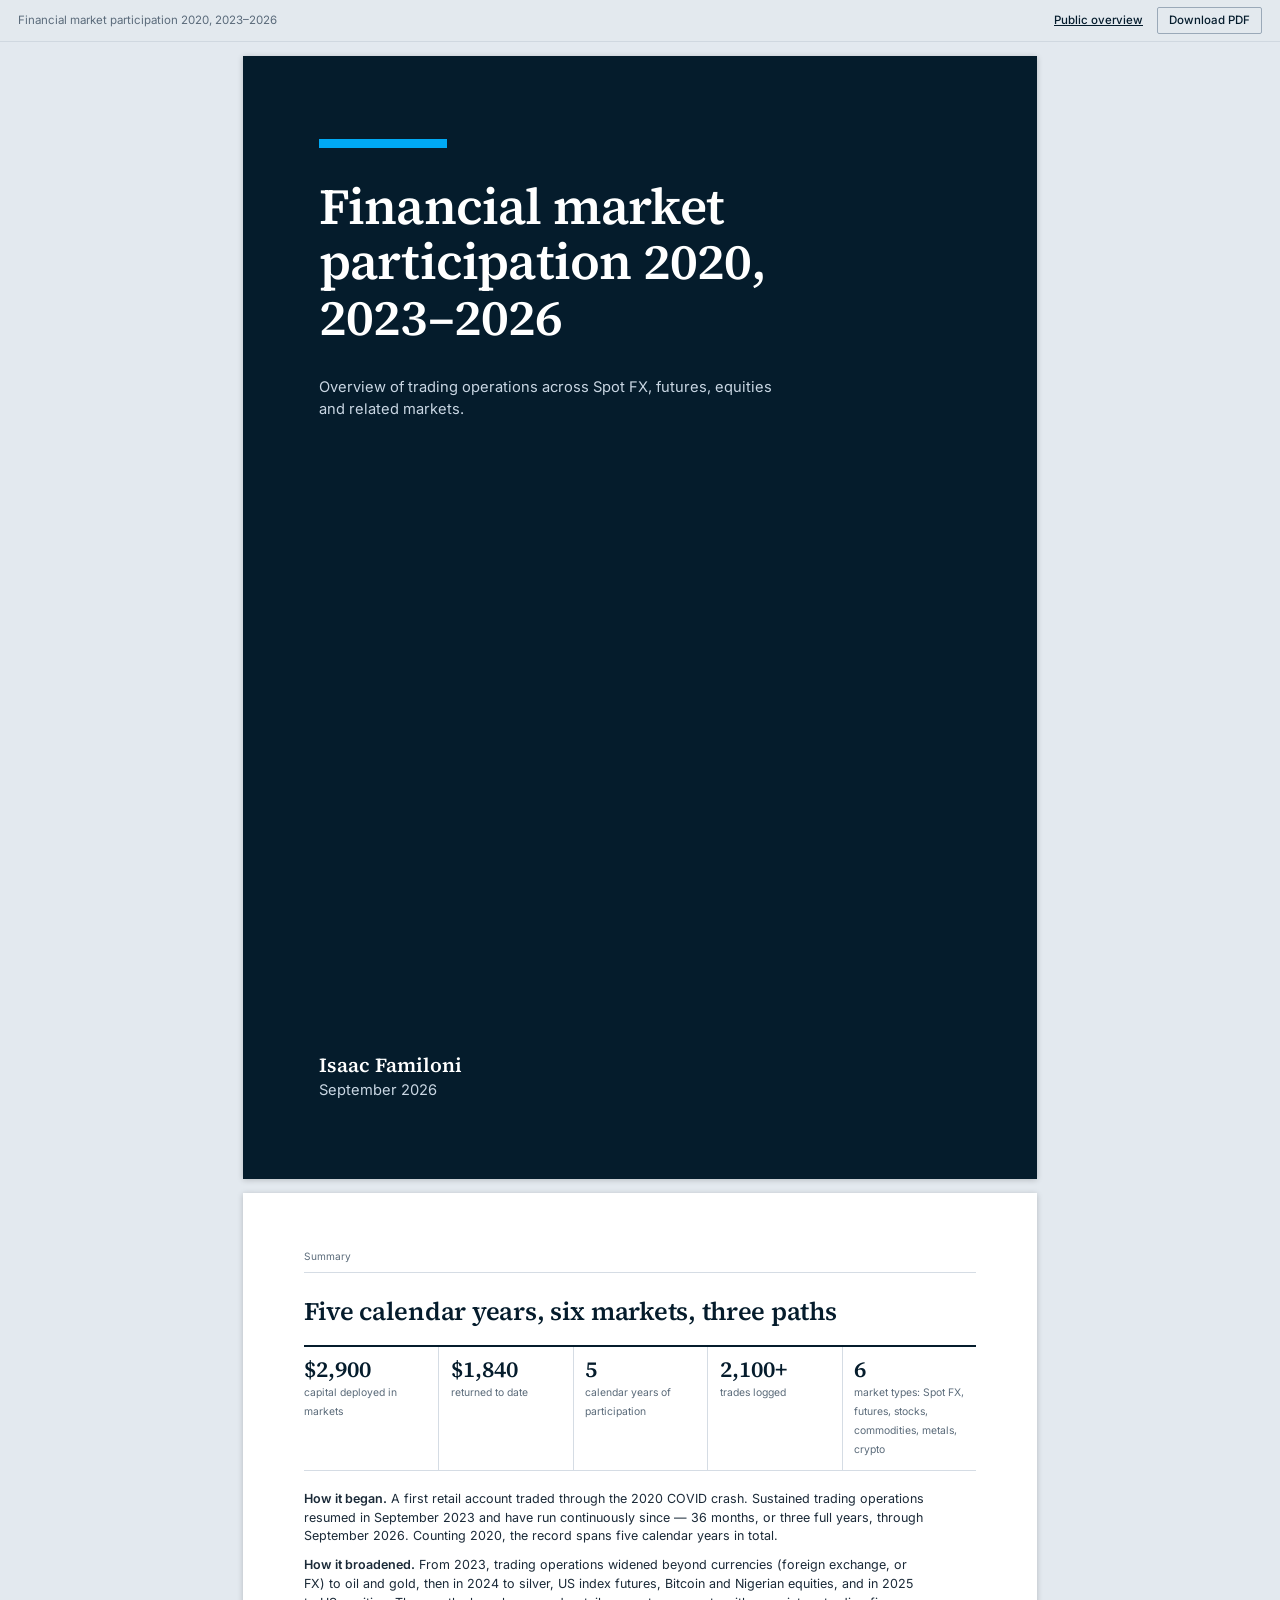
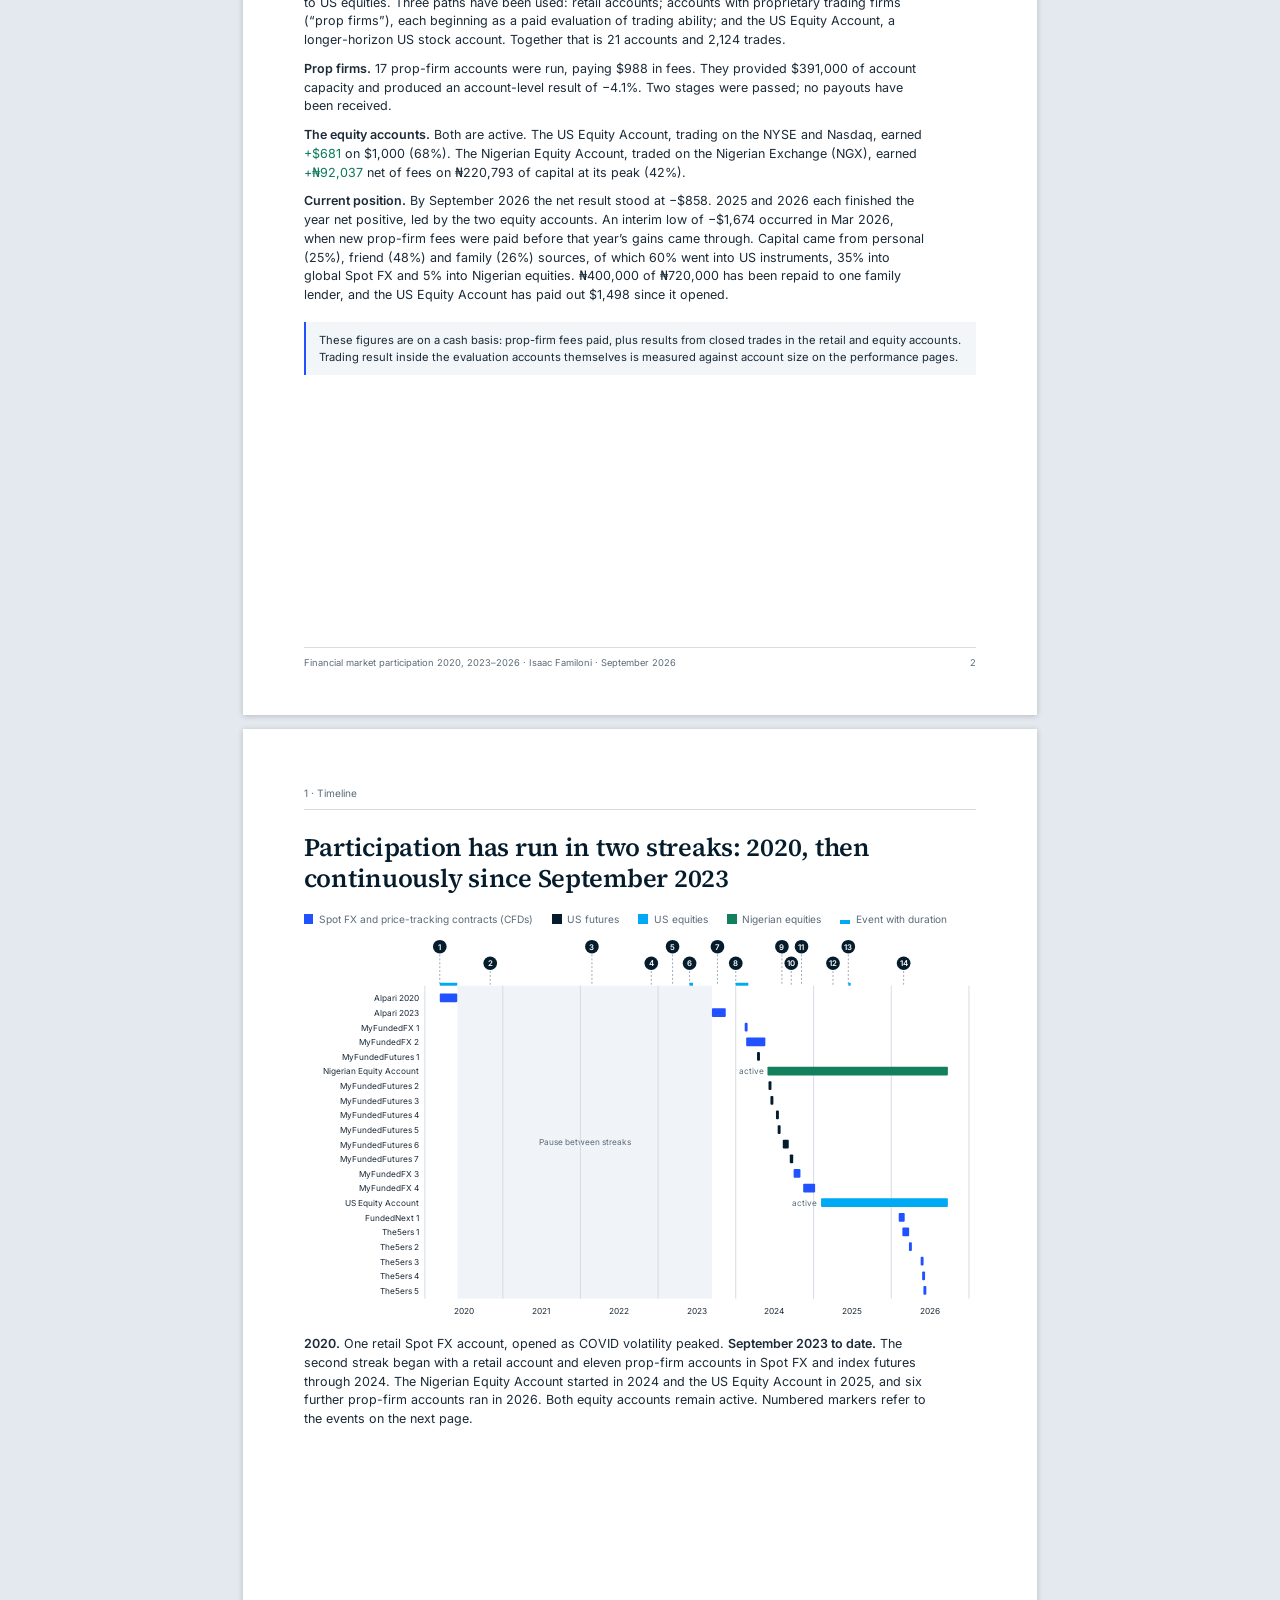
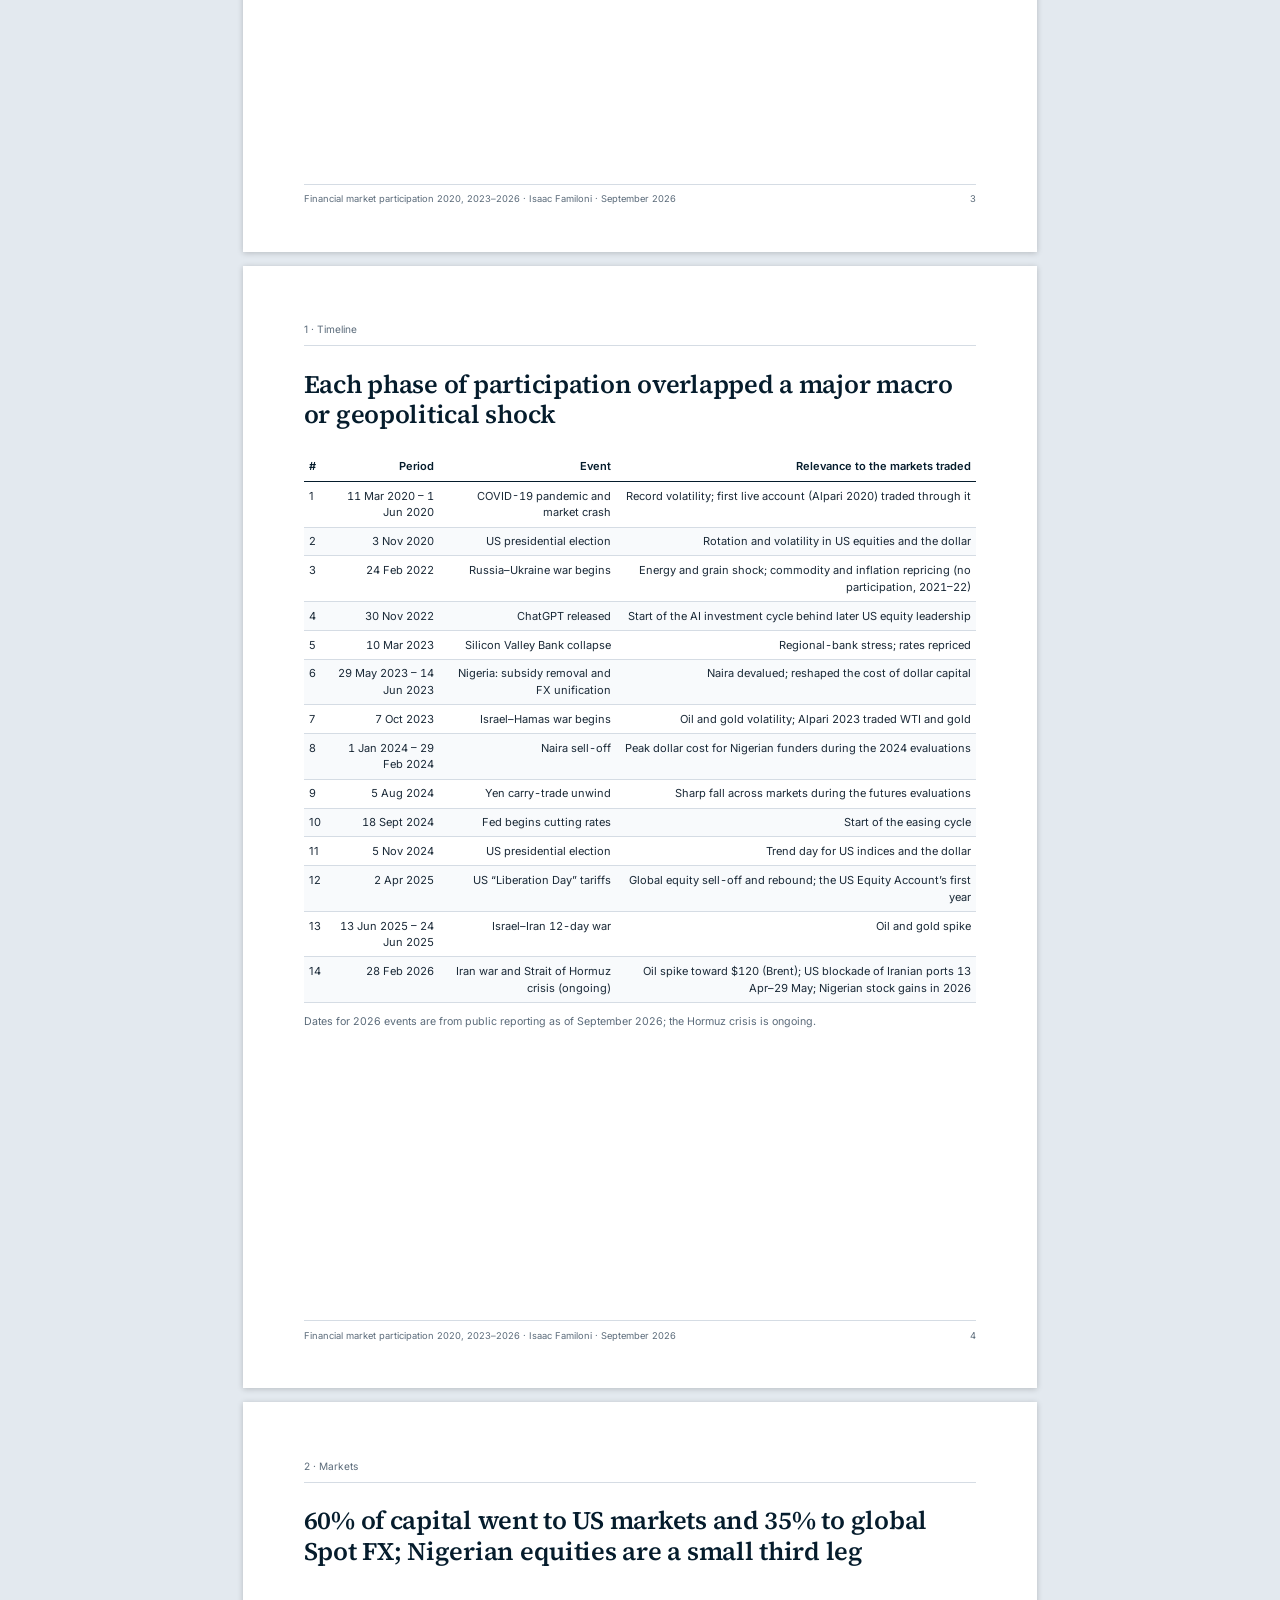
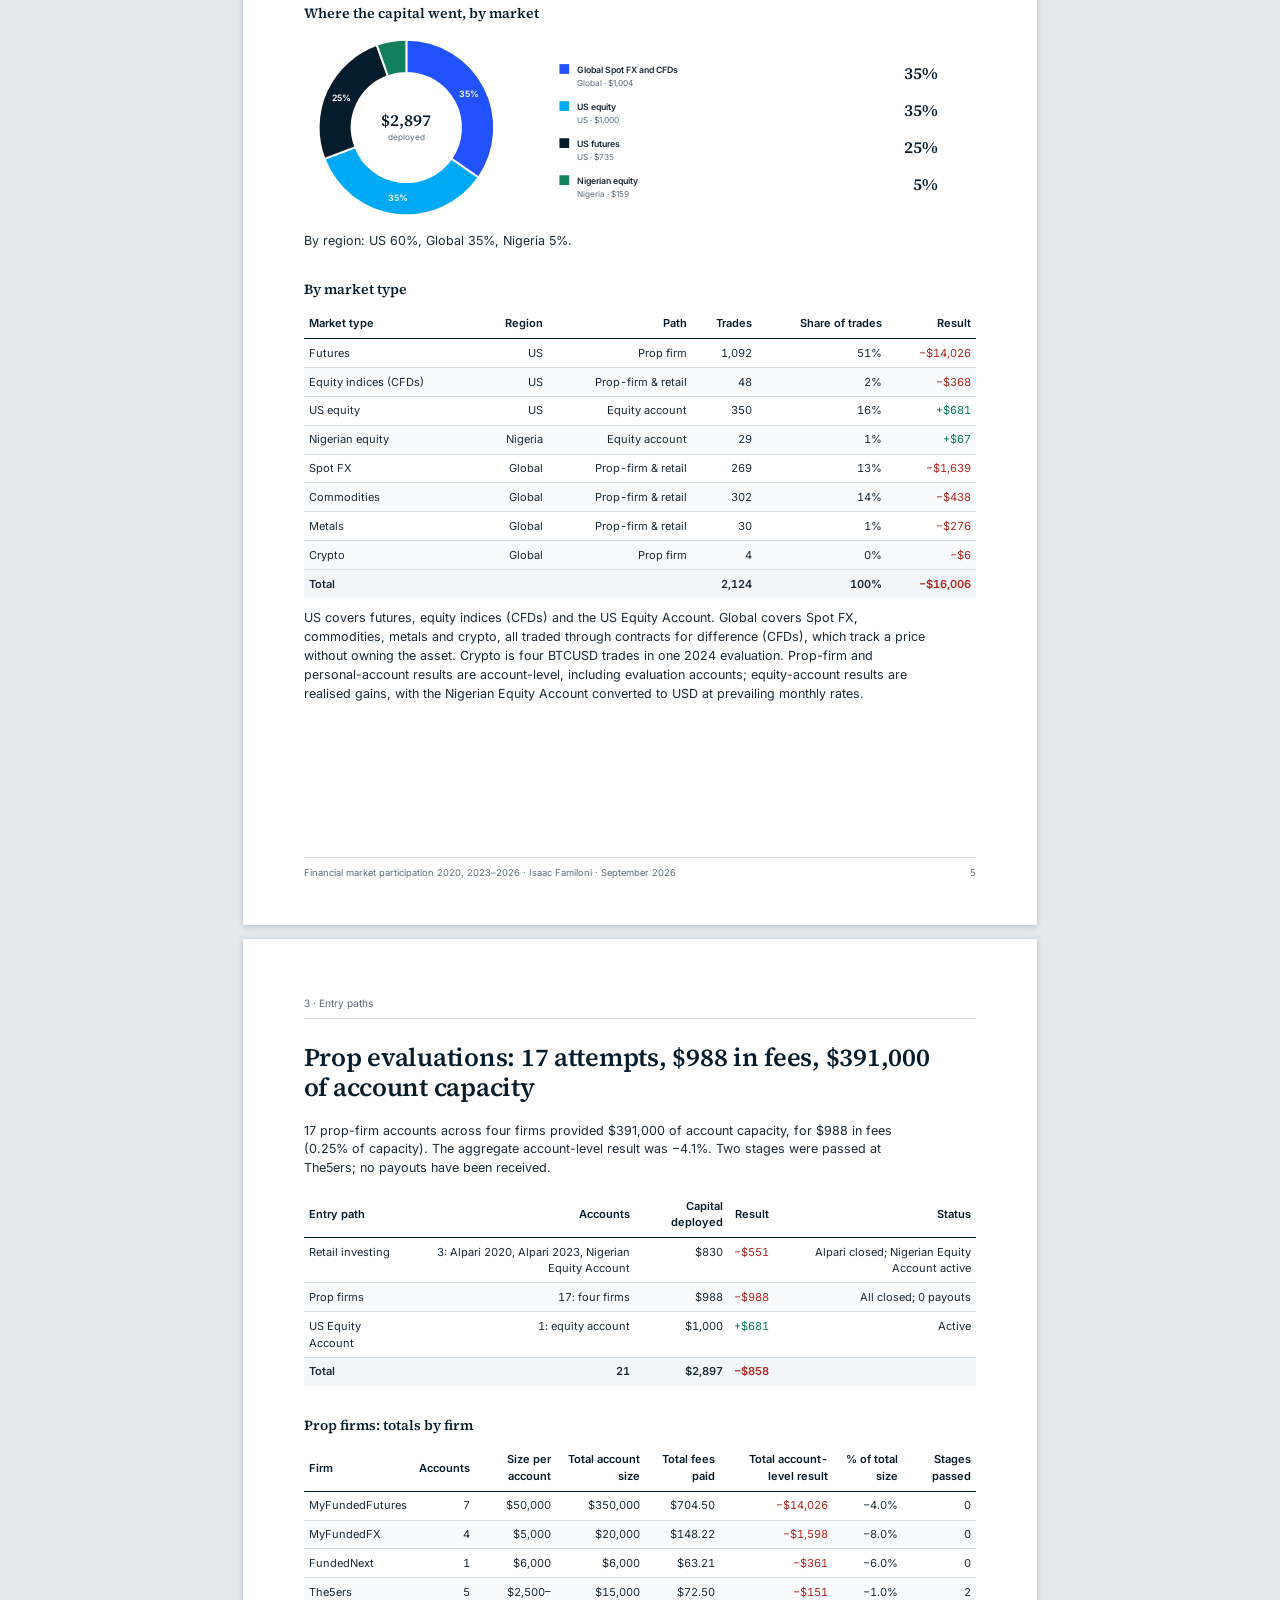
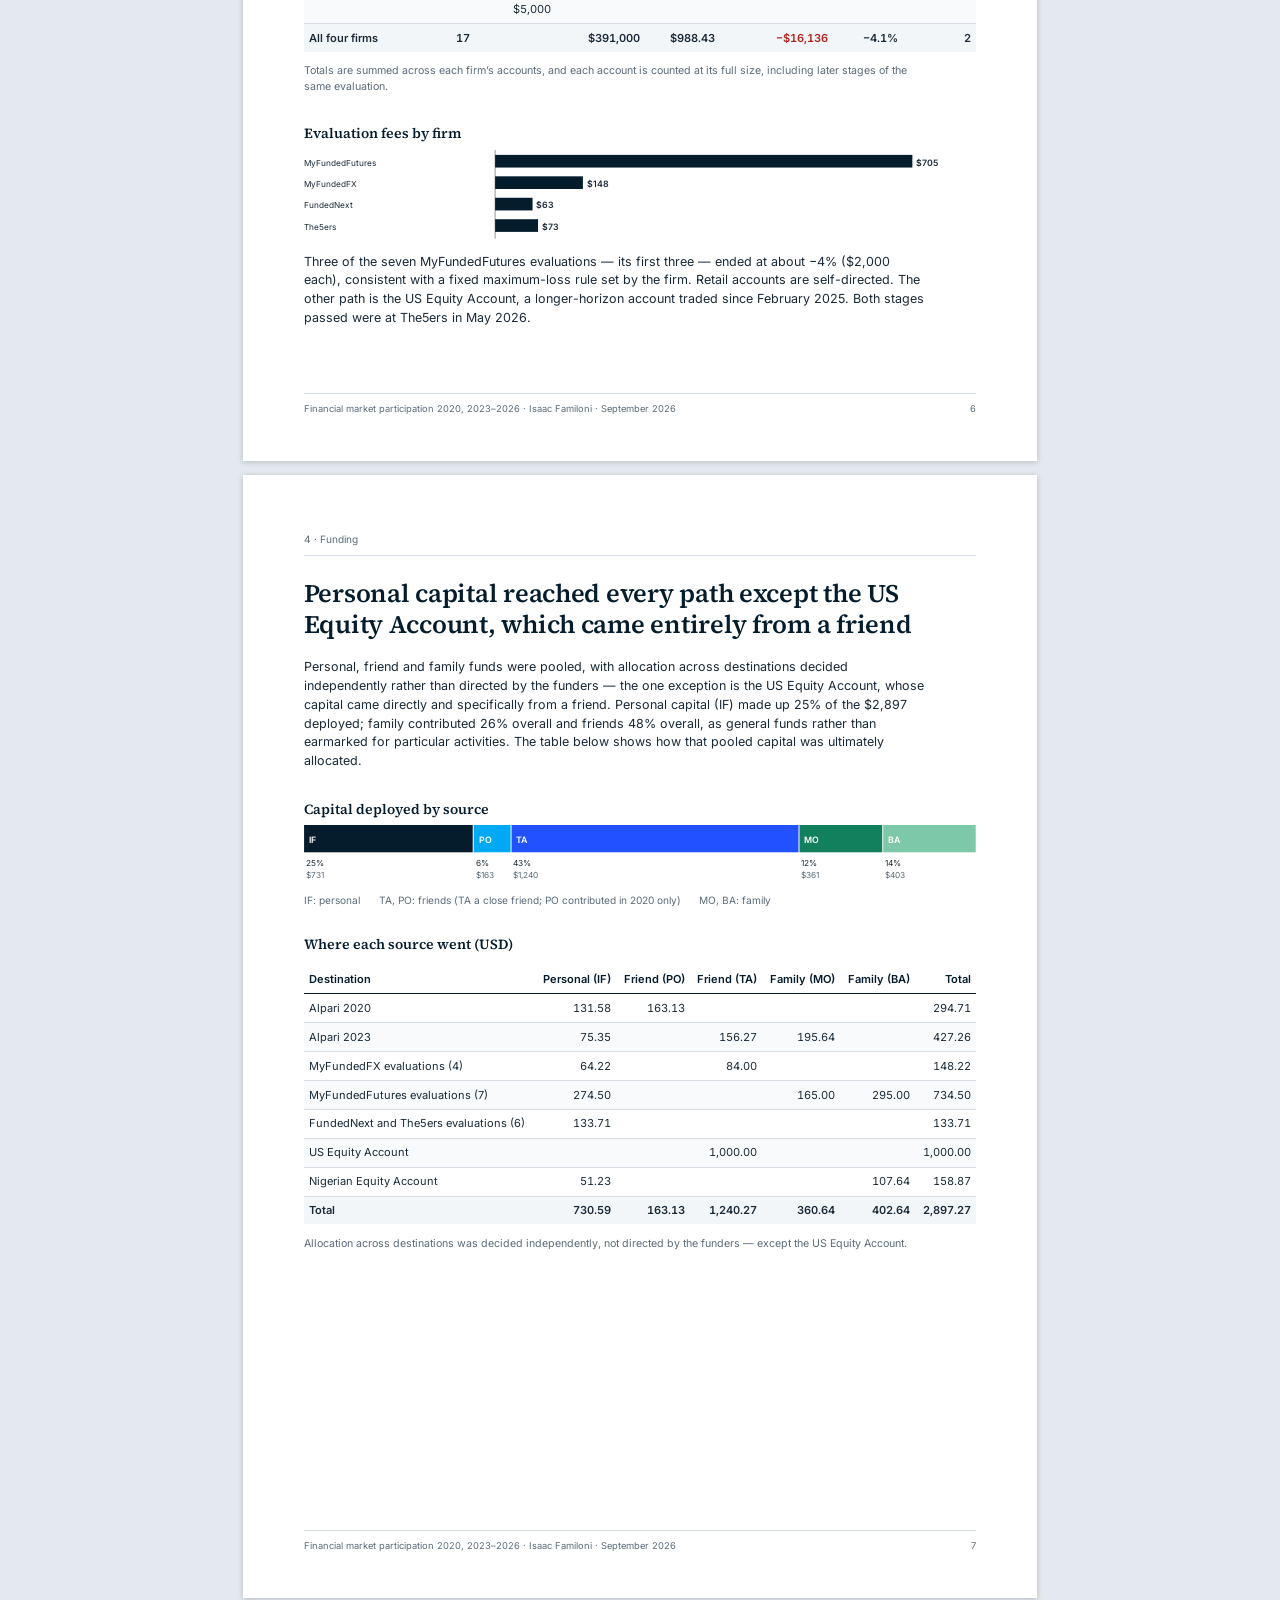
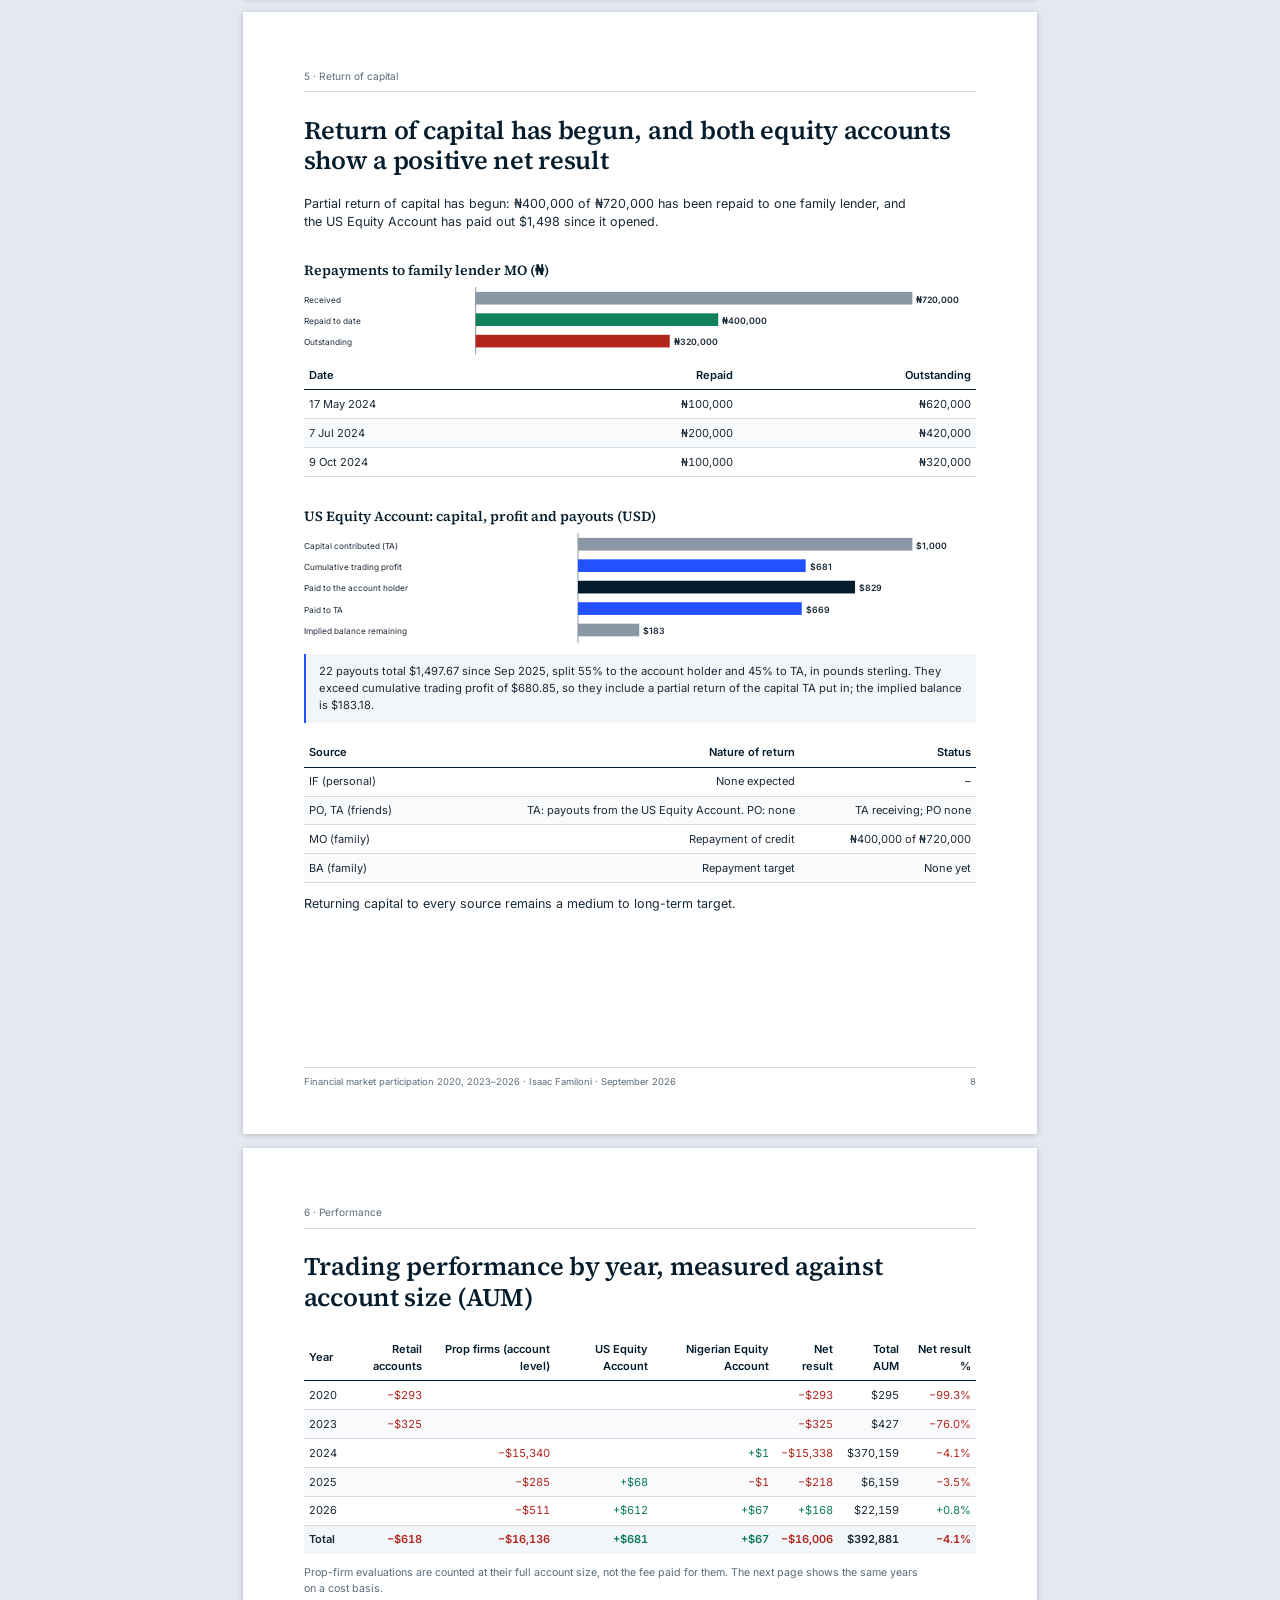
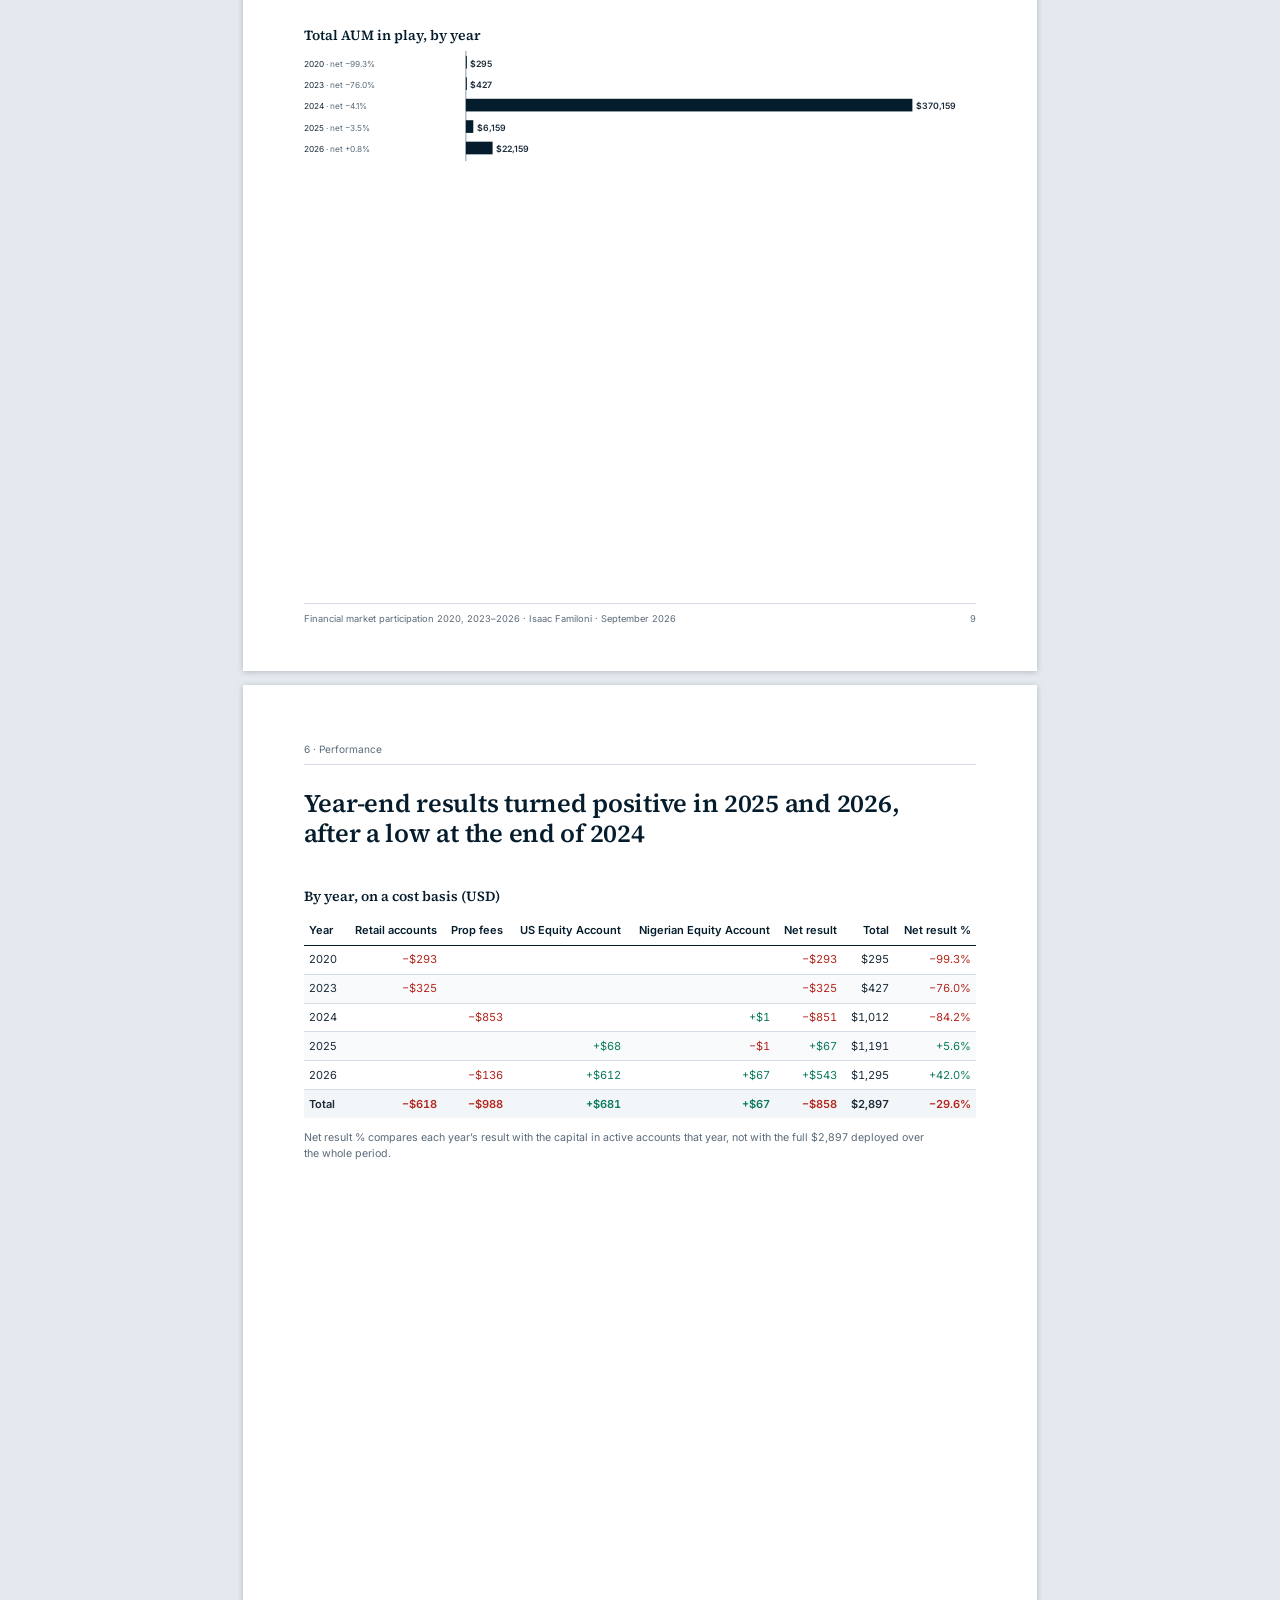
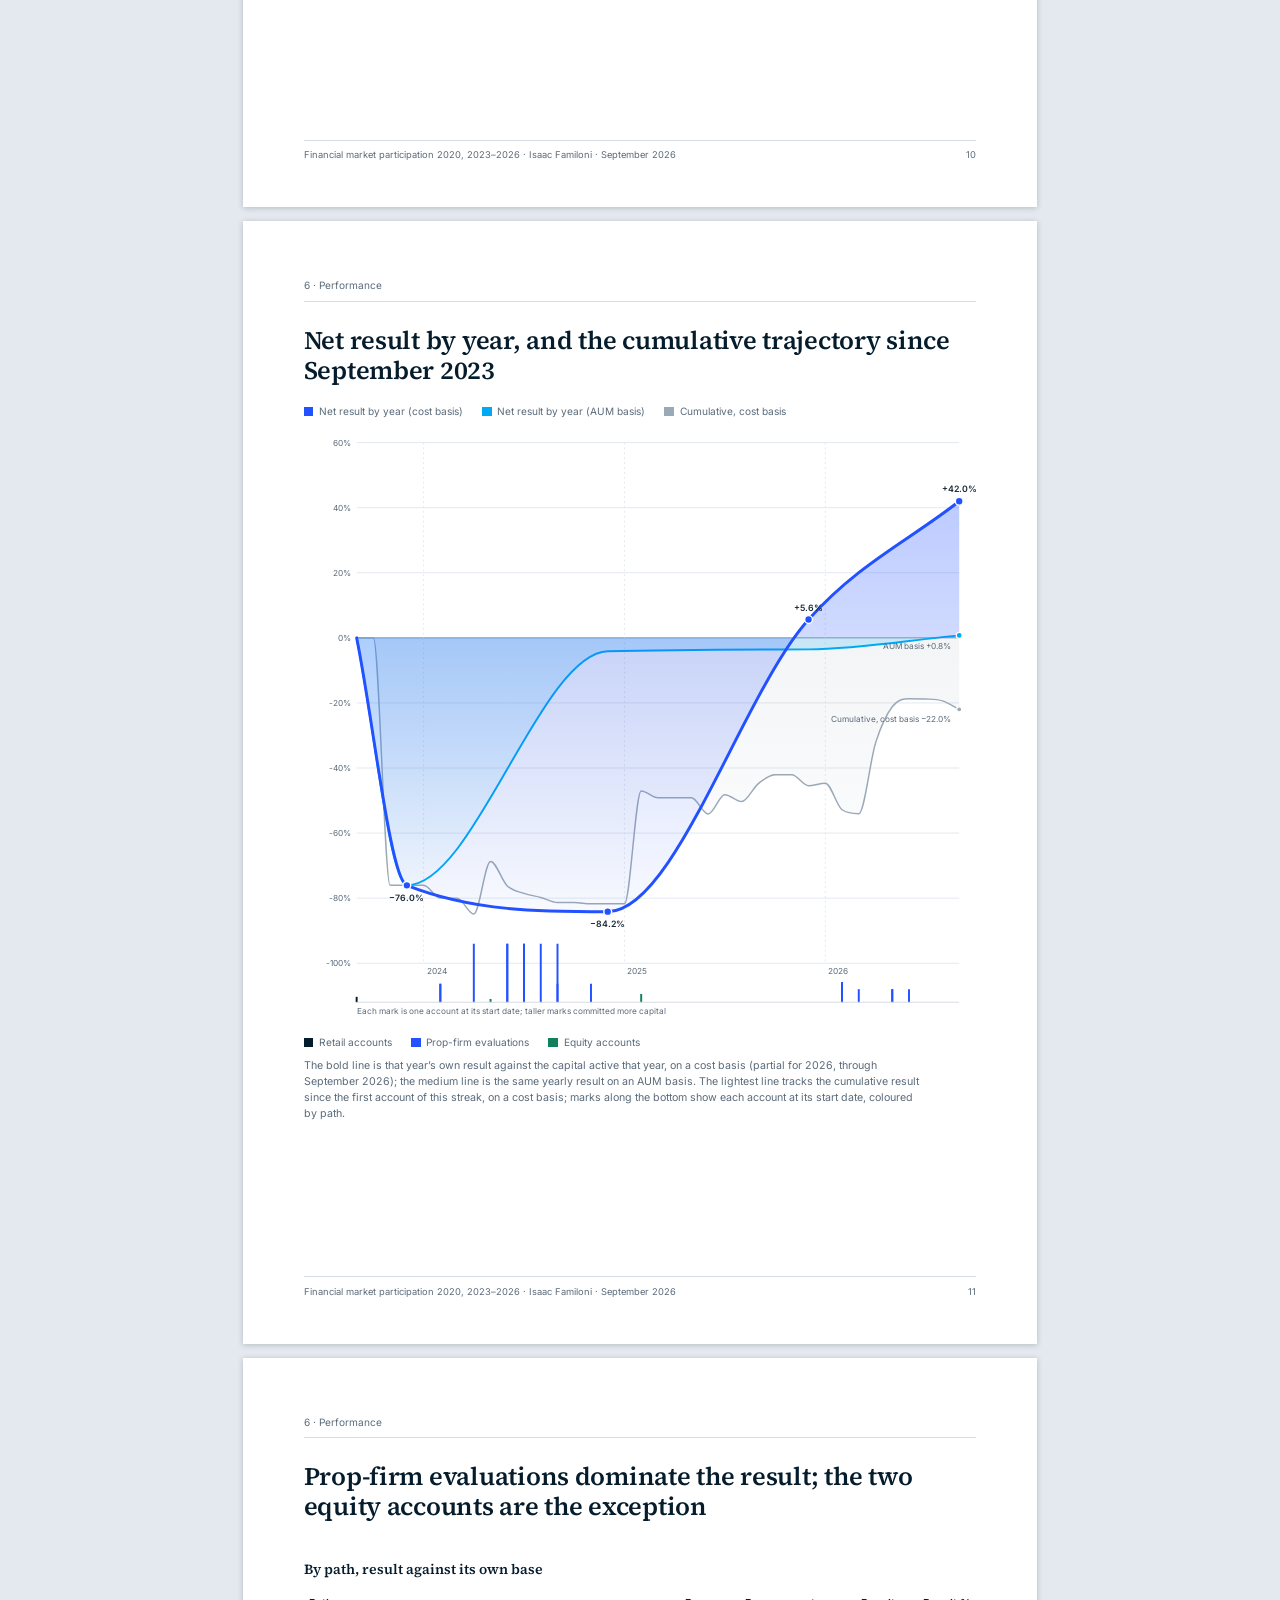
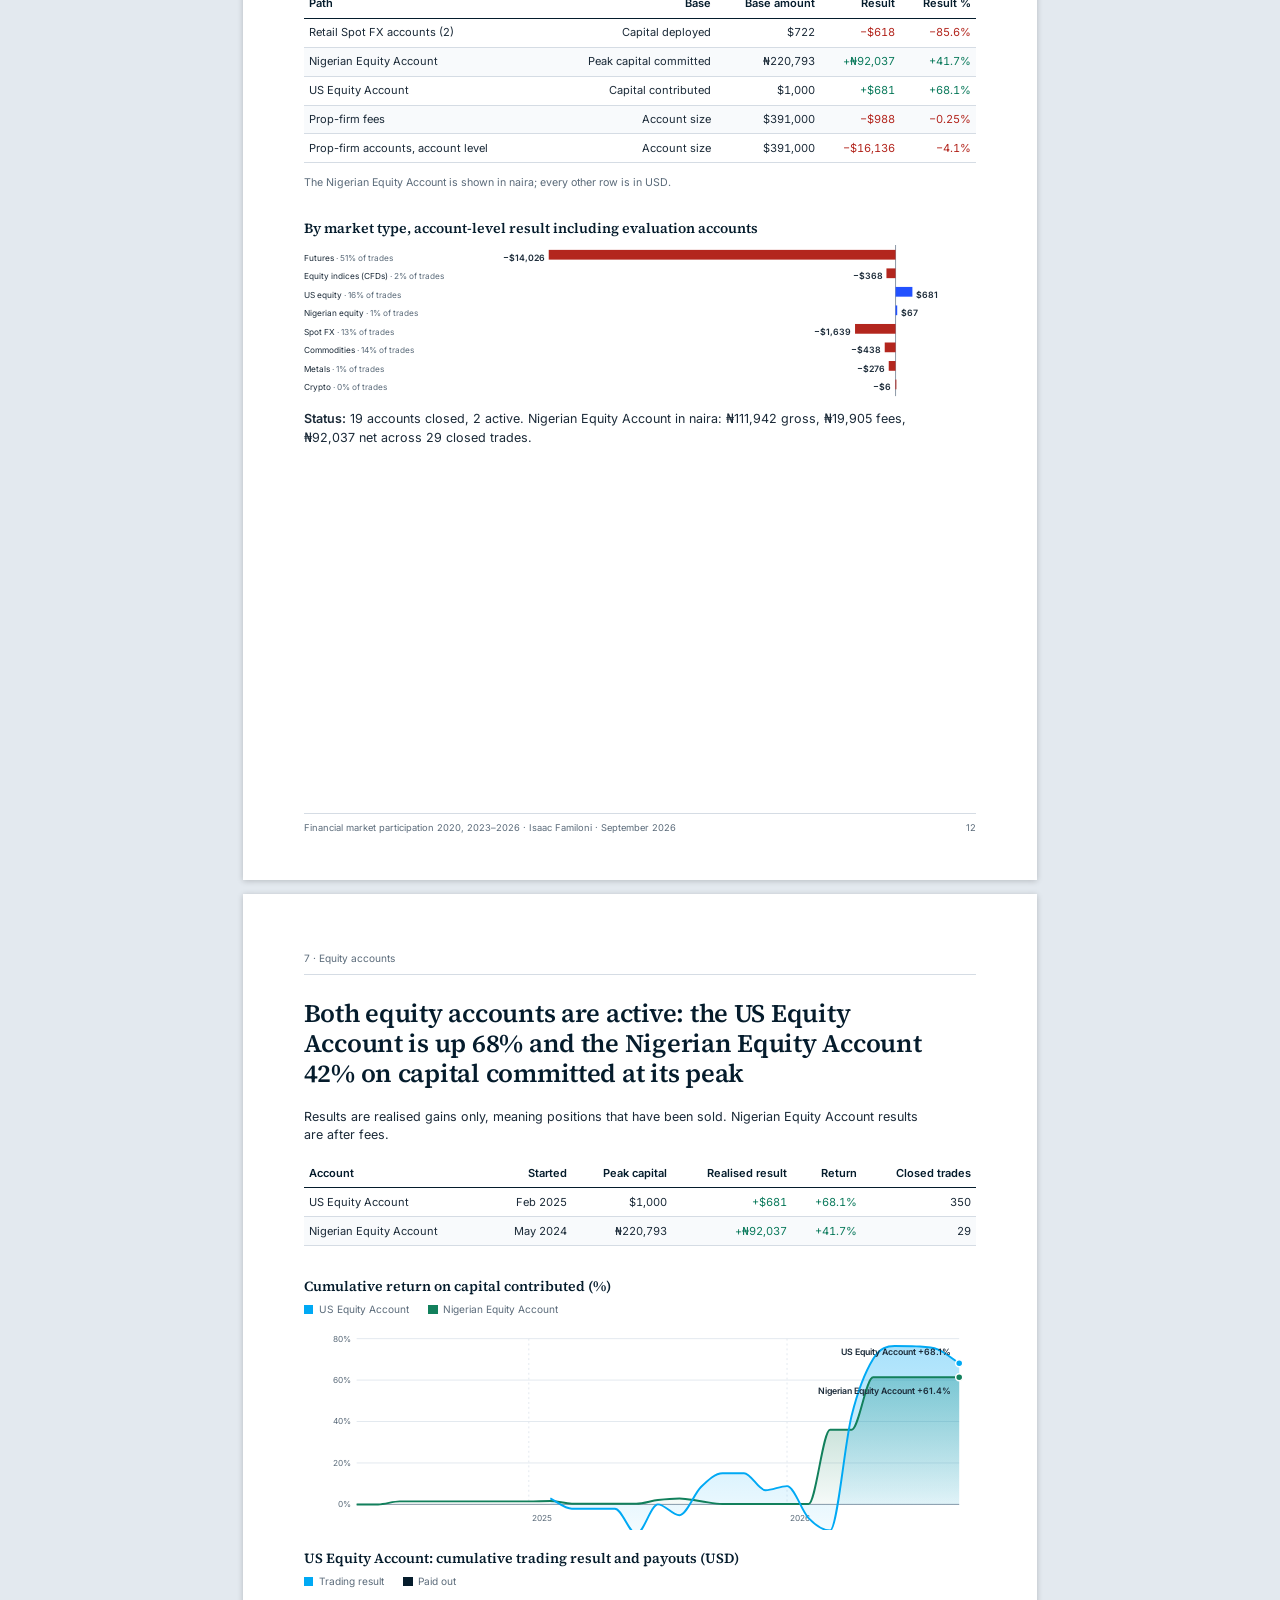
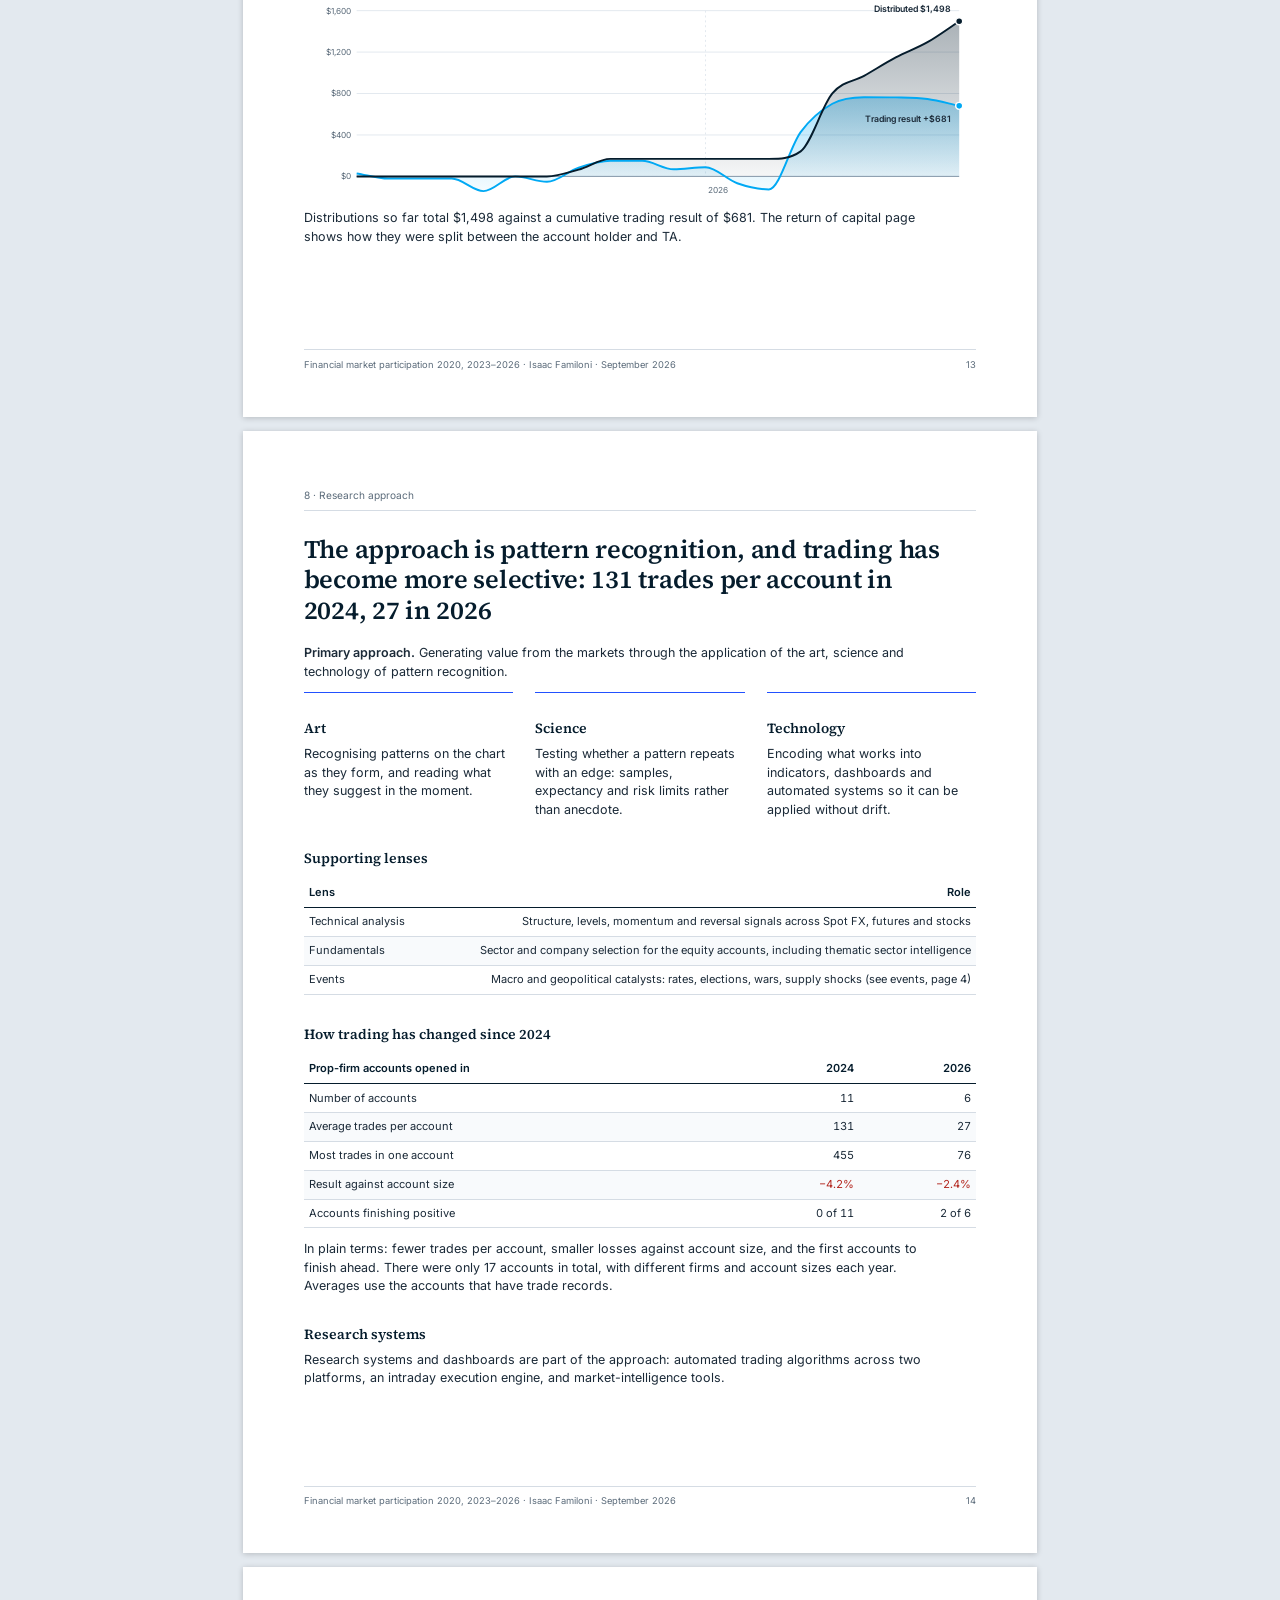
<file: index.html>
<!doctype html><html lang="en"><head><meta charset="utf-8"><meta name="viewport" content="width=device-width,initial-scale=1"><title>Financial market participation 2020, 2023–2026 · Isaac Familoni</title><link rel="stylesheet" href="assets/report.css"><script>
/* To change the name or date shown throughout the report, edit the two values below. */
var REPORT={name:"Isaac Familoni",date:"September 2026"};
</script></head><body><div class="bar"><span>Financial market participation 2020, 2023–2026</span><span style="display:flex;gap:14px;align-items:center"><a href="overview.html" style="border:none;padding:0;text-decoration:underline">Public overview</a><a href="IF-Financial-Market-Participation-2020-2026.pdf" download="IF-Financial-Market-Participation-2020-2026.pdf">Download PDF</a></span></div><section class="page cover"><div><div class="rule"></div><h1>Financial market participation 2020, 2023–2026</h1><p>Overview of trading operations across Spot FX, futures, equities and related markets.</p></div><div><div class="who" data-name>Isaac Familoni</div><p>September 2026</p></div></section>
<section class="page"><div class="hd"><span>Summary</span></div><h2>Five calendar years, six markets, three paths</h2><div class="kpis n5"><div><b>$2,900</b><span>capital deployed in markets</span></div><div><b>$1,840</b><span>returned to date</span></div><div><b>5</b><span>calendar years of participation</span></div><div><b>2,100+</b><span>trades logged</span></div><div><b>6</b><span>market types: Spot FX, futures, stocks, commodities, metals, crypto</span></div></div>
<p><b>How it began.</b> A first retail account traded through the 2020 COVID crash. Sustained trading operations resumed in September 2023 and have run continuously since — 36 months, or three full years, through September 2026. Counting 2020, the record spans five calendar years in total.</p>
<p><b>How it broadened.</b> From 2023, trading operations widened beyond currencies (foreign exchange, or FX) to oil and gold, then in 2024 to silver, US index futures, Bitcoin and Nigerian equities, and in 2025 to US equities. Three paths have been used: retail accounts; accounts with proprietary trading firms (“prop firms”), each beginning as a paid evaluation of trading ability; and the US Equity Account, a longer-horizon US stock account. Together that is 21 accounts and 2,124 trades.</p>
<p><b>Prop firms.</b> 17 prop-firm accounts were run, paying $988 in fees. They provided $391,000 of account capacity and produced an account-level result of −4.1%. Two stages were passed; no payouts have been received.</p>
<p><b>The equity accounts.</b> Both are active. The US Equity Account, trading on the NYSE and Nasdaq, earned <span class="pos">+$681</span> on $1,000 (68%). The Nigerian Equity Account, traded on the Nigerian Exchange (NGX), earned <span class="pos">+₦92,037</span> net of fees on ₦220,793 of capital at its peak (42%).</p>
<p><b>Current position.</b> By September 2026 the net result stood at −$858. 2025 and 2026 each finished the year net positive, led by the two equity accounts. An interim low of −$1,674 occurred in Mar 2026, when new prop-firm fees were paid before that year’s gains came through. Capital came from personal (25%), friend (48%) and family (26%) sources, of which 60% went into US instruments, 35% into global Spot FX and 5% into Nigerian equities. ₦400,000 of ₦720,000 has been repaid to one family lender, and the US Equity Account has paid out $1,498 since it opened.</p>
<div class="note">These figures are on a cash basis: prop-firm fees paid, plus results from closed trades in the retail and equity accounts. Trading result inside the evaluation accounts themselves is measured against account size on the performance pages.</div><div class="ft"><span>Financial market participation 2020, 2023–2026 · <span data-name>Foabao</span> · <span data-date>September 2026</span></span><span>2</span></div></section>
<section class="page"><div class="hd"><span>1 · Timeline</span></div><h2>Participation has run in two streaks: 2020, then continuously since September 2023</h2><div class="lg"><span><i style="background:#2251FF"></i>Spot FX and price-tracking contracts (CFDs)</span><span><i style="background:#051C2C"></i>US futures</span><span><i style="background:#00A9F4"></i>US equities</span><span><i style="background:#12805C"></i>Nigerian equities</span><span><i style="background:#00A9F4;height:1mm"></i>Event with duration</span></div><svg viewBox="0 0 690 395" role="img"><rect x="157.38834571763786" y="52" width="260.9964802502933" height="321" fill="#F0F3F7"/><text x="287.88658584278454" y="215.5" text-anchor="middle" class="l m">Pause between streaks</text><line x1="124" x2="124" y1="52" y2="373" stroke="#D5DCE4"/><text x="163.71685569026204" y="389" text-anchor="middle" class="l">2020</text><line x1="203.8701603441533" x2="203.8701603441533" y1="52" y2="373" stroke="#D5DCE4"/><text x="243.3687915526007" y="389" text-anchor="middle" class="l">2021</text><line x1="283.522096206492" x2="283.522096206492" y1="52" y2="373" stroke="#D5DCE4"/><text x="323.0207274149394" y="389" text-anchor="middle" class="l">2022</text><line x1="363.1740320688307" x2="363.1740320688307" y1="52" y2="373" stroke="#D5DCE4"/><text x="402.67266327727805" y="389" text-anchor="middle" class="l">2023</text><line x1="442.8259679311693" x2="442.8259679311693" y1="52" y2="373" stroke="#D5DCE4"/><text x="482.54282362143135" y="389" text-anchor="middle" class="l">2024</text><line x1="522.6961282753226" x2="522.6961282753226" y1="52" y2="373" stroke="#D5DCE4"/><text x="562.19475948377" y="389" text-anchor="middle" class="l">2025</text><line x1="602.3480641376614" x2="602.3480641376614" y1="52" y2="373" stroke="#D5DCE4"/><text x="641.8466953461087" y="389" text-anchor="middle" class="l">2026</text><line x1="682" x2="682" y1="52" y2="373" stroke="#D5DCE4"/><line x1="139.27571372702386" x2="139.27571372702386" y1="12" y2="52" stroke="#9AA9B8" stroke-dasharray="2 2"/><rect x="139.27571372702386" y="49" width="17.89440750879936" height="3" fill="#00A9F4"/><circle cx="139.27571372702386" cy="12" r="7" fill="#051C2C"/><text x="139.27571372702386" y="15" text-anchor="middle" class="v w" style="font-size:8px">1</text><line x1="190.99491591709034" x2="190.99491591709034" y1="29" y2="52" stroke="#9AA9B8" stroke-dasharray="2 2"/><circle cx="190.99491591709034" cy="29" r="7" fill="#051C2C"/><text x="190.99491591709034" y="32" text-anchor="middle" class="v w" style="font-size:8px">2</text><line x1="295.3062182244818" x2="295.3062182244818" y1="12" y2="52" stroke="#9AA9B8" stroke-dasharray="2 2"/><circle cx="295.3062182244818" cy="12" r="7" fill="#051C2C"/><text x="295.3062182244818" y="15" text-anchor="middle" class="v w" style="font-size:8px">3</text><line x1="356.19084865076263" x2="356.19084865076263" y1="29" y2="52" stroke="#9AA9B8" stroke-dasharray="2 2"/><circle cx="356.19084865076263" cy="29" r="7" fill="#051C2C"/><text x="356.19084865076263" y="32" text-anchor="middle" class="v w" style="font-size:8px">4</text><line x1="378.01329683222525" x2="378.01329683222525" y1="12" y2="52" stroke="#9AA9B8" stroke-dasharray="2 2"/><circle cx="378.01329683222525" cy="12" r="7" fill="#051C2C"/><text x="378.01329683222525" y="15" text-anchor="middle" class="v w" style="font-size:8px">5</text><line x1="395.4712553773954" x2="395.4712553773954" y1="29" y2="52" stroke="#9AA9B8" stroke-dasharray="2 2"/><rect x="395.4712553773954" y="49" width="3.491591709034026" height="3" fill="#00A9F4"/><circle cx="395.4712553773954" cy="29" r="7" fill="#051C2C"/><text x="395.4712553773954" y="32" text-anchor="middle" class="v w" style="font-size:8px">6</text><line x1="424.05866249511143" x2="424.05866249511143" y1="12" y2="52" stroke="#9AA9B8" stroke-dasharray="2 2"/><circle cx="424.05866249511143" cy="12" r="7" fill="#051C2C"/><text x="424.05866249511143" y="15" text-anchor="middle" class="v w" style="font-size:8px">7</text><line x1="442.8259679311693" x2="442.8259679311693" y1="29" y2="52" stroke="#9AA9B8" stroke-dasharray="2 2"/><rect x="442.8259679311693" y="49" width="12.875244427062967" height="3" fill="#00A9F4"/><circle cx="442.8259679311693" cy="29" r="7" fill="#051C2C"/><text x="442.8259679311693" y="32" text-anchor="middle" class="v w" style="font-size:8px">8</text><line x1="490.18068048494325" x2="490.18068048494325" y1="12" y2="52" stroke="#9AA9B8" stroke-dasharray="2 2"/><circle cx="490.18068048494325" cy="12" r="7" fill="#051C2C"/><text x="490.18068048494325" y="15" text-anchor="middle" class="v w" style="font-size:8px">9</text><line x1="499.7825576847868" x2="499.7825576847868" y1="29" y2="52" stroke="#9AA9B8" stroke-dasharray="2 2"/><circle cx="499.7825576847868" cy="29" r="7" fill="#051C2C"/><text x="499.7825576847868" y="32" text-anchor="middle" class="v w" style="font-size:8px">10</text><line x1="510.2573328118889" x2="510.2573328118889" y1="12" y2="52" stroke="#9AA9B8" stroke-dasharray="2 2"/><circle cx="510.2573328118889" cy="12" r="7" fill="#051C2C"/><text x="510.2573328118889" y="15" text-anchor="middle" class="v w" style="font-size:8px">11</text><line x1="542.5545561204538" x2="542.5545561204538" y1="29" y2="52" stroke="#9AA9B8" stroke-dasharray="2 2"/><circle cx="542.5545561204538" cy="29" r="7" fill="#051C2C"/><text x="542.5545561204538" y="32" text-anchor="middle" class="v w" style="font-size:8px">12</text><line x1="558.2667188111068" x2="558.2667188111068" y1="12" y2="52" stroke="#9AA9B8" stroke-dasharray="2 2"/><rect x="558.2667188111068" y="49" width="2.4004692999608324" height="3" fill="#00A9F4"/><circle cx="558.2667188111068" cy="12" r="7" fill="#051C2C"/><text x="558.2667188111068" y="15" text-anchor="middle" class="v w" style="font-size:8px">13</text><line x1="615.0050840829097" x2="615.0050840829097" y1="29" y2="52" stroke="#9AA9B8" stroke-dasharray="2 2"/><circle cx="615.0050840829097" cy="29" r="7" fill="#051C2C"/><text x="615.0050840829097" y="32" text-anchor="middle" class="v w" style="font-size:8px">14</text><text x="118" y="68" text-anchor="end" class="l">Alpari 2020</text><rect x="139.27571372702386" y="60" width="17.89440750879936" height="9" rx="1" fill="#2251FF"/><text x="118" y="83" text-anchor="end" class="l">Alpari 2023</text><rect x="418.3848259679312" y="75" width="14.18459131795072" height="9" rx="1" fill="#2251FF"/><text x="118" y="98" text-anchor="end" class="l">MyFundedFX 1</text><rect x="451.99139616738364" y="90" width="3" height="9" rx="1" fill="#2251FF"/><text x="118" y="113" text-anchor="end" class="l">MyFundedFX 2</text><rect x="453.51896754008607" y="105" width="19.640203363316402" height="9" rx="1" fill="#2251FF"/><text x="118" y="128" text-anchor="end" class="l">MyFundedFutures 1</text><rect x="464.648416112632" y="120" width="3" height="9" rx="1" fill="#051C2C"/><text x="118" y="143" text-anchor="end" class="l">Nigerian Equity Account</text><rect x="475.3414157215487" y="135" width="185.05436057880326" height="9" rx="1" fill="#12805C"/><text x="471.3414157215487" y="143" text-anchor="end" class="l m">active</text><text x="118" y="158" text-anchor="end" class="l">MyFundedFutures 2</text><rect x="476.4325381306218" y="150" width="3" height="9" rx="1" fill="#051C2C"/><text x="118" y="173" text-anchor="end" class="l">MyFundedFutures 3</text><rect x="478.3965584669534" y="165" width="3" height="9" rx="1" fill="#051C2C"/><text x="118" y="188" text-anchor="end" class="l">MyFundedFutures 4</text><rect x="484.0703949941338" y="180" width="3" height="9" rx="1" fill="#051C2C"/><text x="118" y="203" text-anchor="end" class="l">MyFundedFutures 5</text><rect x="485.81619084865076" y="195" width="3" height="9" rx="1" fill="#051C2C"/><text x="118" y="218" text-anchor="end" class="l">MyFundedFutures 6</text><rect x="491.05357841220183" y="210" width="6.110285490809531" height="9" rx="1" fill="#051C2C"/><text x="118" y="233" text-anchor="end" class="l">MyFundedFutures 7</text><rect x="498.2549863120845" y="225" width="3.491591709033969" height="9" rx="1" fill="#051C2C"/><text x="118" y="248" text-anchor="end" class="l">MyFundedFX 3</text><rect x="502.18302698474776" y="240" width="6.983183418068052" height="9" rx="1" fill="#2251FF"/><text x="118" y="263" text-anchor="end" class="l">MyFundedFX 4</text><rect x="512.0031286664059" y="255" width="12.220570981619176" height="9" rx="1" fill="#2251FF"/><text x="118" y="278" text-anchor="end" class="l">US Equity Account</text><rect x="530.3339851388346" y="270" width="130.06179116151736" height="9" rx="1" fill="#00A9F4"/><text x="526.3339851388346" y="278" text-anchor="end" class="l m">active</text><text x="118" y="293" text-anchor="end" class="l">FundedNext 1</text><rect x="609.9859210011732" y="285" width="6.110285490809474" height="9" rx="1" fill="#2251FF"/><text x="118" y="308" text-anchor="end" class="l">The5ers 1</text><rect x="613.6957371920219" y="300" width="6.983183418068052" height="9" rx="1" fill="#2251FF"/><text x="118" y="323" text-anchor="end" class="l">The5ers 2</text><rect x="620.4606961282753" y="315" width="3" height="9" rx="1" fill="#2251FF"/><text x="118" y="338" text-anchor="end" class="l">The5ers 3</text><rect x="632.4630426280798" y="330" width="3" height="9" rx="1" fill="#2251FF"/><text x="118" y="353" text-anchor="end" class="l">The5ers 4</text><rect x="633.9906140007822" y="345" width="3" height="9" rx="1" fill="#2251FF"/><text x="118" y="368" text-anchor="end" class="l">The5ers 5</text><rect x="635.2999608916699" y="360" width="3" height="9" rx="1" fill="#2251FF"/></svg>
<p style="margin-top:4mm"><b>2020.</b> One retail Spot FX account, opened as COVID volatility peaked. <b>September 2023 to date.</b> The second streak began with a retail account and eleven prop-firm accounts in Spot FX and index futures through 2024. The Nigerian Equity Account started in 2024 and the US Equity Account in 2025, and six further prop-firm accounts ran in 2026. Both equity accounts remain active. Numbered markers refer to the events on the next page.</p><div class="ft"><span>Financial market participation 2020, 2023–2026 · <span data-name>Foabao</span> · <span data-date>September 2026</span></span><span>3</span></div></section>
<section class="page"><div class="hd"><span>1 · Timeline</span></div><h2>Each phase of participation overlapped a major macro or geopolitical shock</h2><table class="ev"><thead><tr><th>#</th><th class="r">Period</th><th class="r">Event</th><th class="r">Relevance to the markets traded</th></tr></thead><tbody><tr><td>1</td><td class="r">11 Mar 2020 – 1 Jun 2020</td><td class="r">COVID-19 pandemic and market crash</td><td class="r">Record volatility; first live account (Alpari 2020) traded through it</td></tr><tr><td>2</td><td class="r">3 Nov 2020</td><td class="r">US presidential election</td><td class="r">Rotation and volatility in US equities and the dollar</td></tr><tr><td>3</td><td class="r">24 Feb 2022</td><td class="r">Russia–Ukraine war begins</td><td class="r">Energy and grain shock; commodity and inflation repricing (no participation, 2021–22)</td></tr><tr><td>4</td><td class="r">30 Nov 2022</td><td class="r">ChatGPT released</td><td class="r">Start of the AI investment cycle behind later US equity leadership</td></tr><tr><td>5</td><td class="r">10 Mar 2023</td><td class="r">Silicon Valley Bank collapse</td><td class="r">Regional-bank stress; rates repriced</td></tr><tr><td>6</td><td class="r">29 May 2023 – 14 Jun 2023</td><td class="r">Nigeria: subsidy removal and FX unification</td><td class="r">Naira devalued; reshaped the cost of dollar capital</td></tr><tr><td>7</td><td class="r">7 Oct 2023</td><td class="r">Israel–Hamas war begins</td><td class="r">Oil and gold volatility; Alpari 2023 traded WTI and gold</td></tr><tr><td>8</td><td class="r">1 Jan 2024 – 29 Feb 2024</td><td class="r">Naira sell-off</td><td class="r">Peak dollar cost for Nigerian funders during the 2024 evaluations</td></tr><tr><td>9</td><td class="r">5 Aug 2024</td><td class="r">Yen carry-trade unwind</td><td class="r">Sharp fall across markets during the futures evaluations</td></tr><tr><td>10</td><td class="r">18 Sept 2024</td><td class="r">Fed begins cutting rates</td><td class="r">Start of the easing cycle</td></tr><tr><td>11</td><td class="r">5 Nov 2024</td><td class="r">US presidential election</td><td class="r">Trend day for US indices and the dollar</td></tr><tr><td>12</td><td class="r">2 Apr 2025</td><td class="r">US “Liberation Day” tariffs</td><td class="r">Global equity sell-off and rebound; the US Equity Account’s first year</td></tr><tr><td>13</td><td class="r">13 Jun 2025 – 24 Jun 2025</td><td class="r">Israel–Iran 12-day war</td><td class="r">Oil and gold spike</td></tr><tr><td>14</td><td class="r">28 Feb 2026</td><td class="r">Iran war and Strait of Hormuz crisis (ongoing)</td><td class="r">Oil spike toward $120 (Brent); US blockade of Iranian ports 13 Apr–29 May; Nigerian stock gains in 2026</td></tr></tbody></table><p style="font-size:8pt;color:#5B6B7A">Dates for 2026 events are from public reporting as of September 2026; the Hormuz crisis is ongoing.</p><div class="ft"><span>Financial market participation 2020, 2023–2026 · <span data-name>Foabao</span> · <span data-date>September 2026</span></span><span>4</span></div></section>
<section class="page"><div class="hd"><span>2 · Markets</span></div><h2>60% of capital went to US markets and 35% to global Spot FX; Nigerian equities are a small third leg</h2><h3>Where the capital went, by market</h3><svg viewBox="0 0 690 200" role="img"><path d="M105,10A90,90 0 0 1 178.95762778505042,151.2861510781218L151.01807951069804,131.91138289305357A56,56 0 0 0 105,44Z" fill="#2251FF" stroke="#fff" stroke-width="2"/><text x="169.67499512929206" y="69.145236597695" text-anchor="middle" class="v w">35%</text><rect x="262" y="35" width="10" height="10" fill="#2251FF"/><text x="280" y="44" class="v">Global Spot FX and CFDs</text><text x="280" y="57" class="l m">Global · $1,004</text><text x="650" y="50" text-anchor="end" style="font:600 17px 'Source Serif 4',Georgia,serif;fill:#051C2C">35%</text><path d="M178.95762778505042,151.2861510781218A90,90 0 0 1 20.98091541338985,132.26133018379824L52.721458479442575,120.07371655880779A56,56 0 0 0 151.01807951069804,131.91138289305357Z" fill="#00A9F4" stroke="#fff" stroke-width="2"/><text x="96.27181952087034" y="175.47633314071385" text-anchor="middle" class="v w">35%</text><rect x="262" y="73" width="10" height="10" fill="#00A9F4"/><text x="280" y="82" class="v">US equity</text><text x="280" y="95" class="l m">US · $1,000</text><text x="650" y="88" text-anchor="end" style="font:600 17px 'Source Serif 4',Georgia,serif;fill:#051C2C">35%</text><path d="M20.98091541338985,132.26133018379824A90,90 0 0 1 74.60172346835427,15.2890515700267L86.08551682475377,47.290965421349945A56,56 0 0 0 52.721458479442575,120.07371655880779Z" fill="#051C2C" stroke="#fff" stroke-width="2"/><text x="38.64009746186427" y="72.5802147422253" text-anchor="middle" class="v w">25%</text><rect x="262" y="111" width="10" height="10" fill="#051C2C"/><text x="280" y="120" class="v">US futures</text><text x="280" y="133" class="l m">US · $735</text><text x="650" y="126" text-anchor="end" style="font:600 17px 'Source Serif 4',Georgia,serif;fill:#051C2C">25%</text><path d="M74.60172346835427,15.2890515700267A90,90 0 0 1 105.00000000000006,10L105.00000000000004,44A56,56 0 0 0 86.08551682475377,47.290965421349945Z" fill="#12805C" stroke="#fff" stroke-width="2"/><rect x="262" y="149" width="10" height="10" fill="#12805C"/><text x="280" y="158" class="v">Nigerian equity</text><text x="280" y="171" class="l m">Nigeria · $159</text><text x="650" y="164" text-anchor="end" style="font:600 17px 'Source Serif 4',Georgia,serif;fill:#051C2C">5%</text><text x="105" y="98" text-anchor="middle" style="font:600 17px 'Source Serif 4',Georgia,serif;fill:#051C2C">$2,897</text><text x="105" y="113" text-anchor="middle" class="l m">deployed</text></svg><p style="margin-top:2mm">By region: US 60%, Global 35%, Nigeria 5%.</p>
<h3>By market type</h3><table class=""><thead><tr><th>Market type</th><th class="r">Region</th><th class="r">Path</th><th class="r">Trades</th><th class="r">Share of trades</th><th class="r">Result</th></tr></thead><tbody><tr><td>Futures</td><td class="r">US</td><td class="r">Prop firm</td><td class="r">1,092</td><td class="r">51%</td><td class="r"><span class="neg">−$14,026</span></td></tr><tr><td>Equity indices (CFDs)</td><td class="r">US</td><td class="r">Prop-firm & retail</td><td class="r">48</td><td class="r">2%</td><td class="r"><span class="neg">−$368</span></td></tr><tr><td>US equity</td><td class="r">US</td><td class="r">Equity account</td><td class="r">350</td><td class="r">16%</td><td class="r"><span class="pos">+$681</span></td></tr><tr><td>Nigerian equity</td><td class="r">Nigeria</td><td class="r">Equity account</td><td class="r">29</td><td class="r">1%</td><td class="r"><span class="pos">+$67</span></td></tr><tr><td>Spot FX</td><td class="r">Global</td><td class="r">Prop-firm & retail</td><td class="r">269</td><td class="r">13%</td><td class="r"><span class="neg">−$1,639</span></td></tr><tr><td>Commodities</td><td class="r">Global</td><td class="r">Prop-firm & retail</td><td class="r">302</td><td class="r">14%</td><td class="r"><span class="neg">−$438</span></td></tr><tr><td>Metals</td><td class="r">Global</td><td class="r">Prop-firm & retail</td><td class="r">30</td><td class="r">1%</td><td class="r"><span class="neg">−$276</span></td></tr><tr><td>Crypto</td><td class="r">Global</td><td class="r">Prop firm</td><td class="r">4</td><td class="r">0%</td><td class="r"><span class="neg">−$6</span></td></tr><tr class="tot"><td>Total</td><td class="r"></td><td class="r"></td><td class="r">2,124</td><td class="r">100%</td><td class="r"><span class="neg">−$16,006</span></td></tr></tbody></table>
<p>US covers futures, equity indices (CFDs) and the US Equity Account. Global covers Spot FX, commodities, metals and crypto, all traded through contracts for difference (CFDs), which track a price without owning the asset. Crypto is four BTCUSD trades in one 2024 evaluation. Prop-firm and personal-account results are account-level, including evaluation accounts; equity-account results are realised gains, with the Nigerian Equity Account converted to USD at prevailing monthly rates.</p><div class="ft"><span>Financial market participation 2020, 2023–2026 · <span data-name>Foabao</span> · <span data-date>September 2026</span></span><span>5</span></div></section>
<section class="page"><div class="hd"><span>3 · Entry paths</span></div><h2>Prop evaluations: 17 attempts, $988 in fees, $391,000 of account capacity</h2><p>17 prop-firm accounts across four firms provided $391,000 of account capacity, for $988 in fees (0.25% of capacity). The aggregate account-level result was −4.1%. Two stages were passed at The5ers; no payouts have been received.</p><table class=""><thead><tr><th>Entry path</th><th class="r">Accounts</th><th class="r">Capital deployed</th><th class="r">Result</th><th class="r">Status</th></tr></thead><tbody><tr><td>Retail investing</td><td class="r">3: Alpari 2020, Alpari 2023, Nigerian Equity Account</td><td class="r">$830</td><td class="r"><span class="neg">−$551</span></td><td class="r">Alpari closed; Nigerian Equity Account active</td></tr><tr><td>Prop firms</td><td class="r">17: four firms</td><td class="r">$988</td><td class="r"><span class="neg">−$988</span></td><td class="r">All closed; 0 payouts</td></tr><tr><td>US Equity Account</td><td class="r">1: equity account</td><td class="r">$1,000</td><td class="r"><span class="pos">+$681</span></td><td class="r">Active</td></tr><tr class="tot"><td>Total</td><td class="r">21</td><td class="r">$2,897</td><td class="r"><span class="neg">−$858</span></td><td class="r"></td></tr></tbody></table><h3>Prop firms: totals by firm</h3><table class=""><thead><tr><th>Firm</th><th class="r">Accounts</th><th class="r">Size per account</th><th class="r">Total account size</th><th class="r">Total fees paid</th><th class="r">Total account-level result</th><th class="r">% of total size</th><th class="r">Stages passed</th></tr></thead><tbody><tr><td>MyFundedFutures</td><td class="r">7</td><td class="r">$50,000</td><td class="r">$350,000</td><td class="r">$704.50</td><td class="r"><span class="neg">−$14,026</span></td><td class="r">−4.0%</td><td class="r">0</td></tr><tr><td>MyFundedFX</td><td class="r">4</td><td class="r">$5,000</td><td class="r">$20,000</td><td class="r">$148.22</td><td class="r"><span class="neg">−$1,598</span></td><td class="r">−8.0%</td><td class="r">0</td></tr><tr><td>FundedNext</td><td class="r">1</td><td class="r">$6,000</td><td class="r">$6,000</td><td class="r">$63.21</td><td class="r"><span class="neg">−$361</span></td><td class="r">−6.0%</td><td class="r">0</td></tr><tr><td>The5ers</td><td class="r">5</td><td class="r">$2,500–$5,000</td><td class="r">$15,000</td><td class="r">$72.50</td><td class="r"><span class="neg">−$151</span></td><td class="r">−1.0%</td><td class="r">2</td></tr><tr class="tot"><td>All four firms</td><td class="r">17</td><td class="r"></td><td class="r">$391,000</td><td class="r">$988.43</td><td class="r"><span class="neg">−$16,136</span></td><td class="r">−4.1%</td><td class="r">2</td></tr></tbody></table>
<p style="font-size:8pt;color:#5B6B7A">Totals are summed across each firm’s accounts, and each account is counted at its full size, including later stages of the same evaluation.</p><h3>Evaluation fees by firm</h3><svg viewBox="0 0 690 94" role="img"><line x1="196" x2="196" y1="0" y2="91" stroke="#8A97A5"/><text x="0" y="16" class="l">MyFundedFutures</text><rect x="196" y="5" width="428" height="13" fill="#051C2C"/><text x="628" y="16" text-anchor="start" class="v">$705</text><text x="0" y="38" class="l">MyFundedFX</text><rect x="196" y="27" width="90.04706884315117" height="13" fill="#051C2C"/><text x="290.0470688431512" y="38" text-anchor="start" class="v">$148</text><text x="0" y="60" class="l">FundedNext</text><rect x="196" y="49" width="38.40153300212917" height="13" fill="#051C2C"/><text x="238.40153300212916" y="60" text-anchor="start" class="v">$63</text><text x="0" y="82" class="l">The5ers</text><rect x="196" y="71" width="44.045422285308724" height="13" fill="#051C2C"/><text x="244.04542228530872" y="82" text-anchor="start" class="v">$73</text></svg>
<p style="margin-top:3mm">Three of the seven MyFundedFutures evaluations — its first three — ended at about −4% ($2,000 each), consistent with a fixed maximum-loss rule set by the firm. Retail accounts are self-directed. The other path is the US Equity Account, a longer-horizon account traded since February 2025. Both stages passed were at The5ers in May 2026.</p><div class="ft"><span>Financial market participation 2020, 2023–2026 · <span data-name>Foabao</span> · <span data-date>September 2026</span></span><span>6</span></div></section>
<section class="page"><div class="hd"><span>4 · Funding</span></div><h2>Personal capital reached every path except the US Equity Account, which came entirely from a friend</h2><p>Personal, friend and family funds were pooled, with allocation across destinations decided independently rather than directed by the funders — the one exception is the US Equity Account, whose capital came directly and specifically from a friend. Personal capital (IF) made up 25% of the $2,897 deployed; family contributed 26% overall and friends 48% overall, as general funds rather than earmarked for particular activities. The table below shows how that pooled capital was ultimately allocated.</p>
<h3>Capital deployed by source</h3><svg viewBox="0 0 690 62" role="img"><rect x="0" y="0" width="172.99382867319932" height="28" fill="#051C2C"/><text x="5" y="18" class="v w">IF</text><text x="2" y="42" class="l">25%</text><text x="2" y="54" class="l m">$731</text><rect x="173.99382867319932" y="0" width="37.850262488480546" height="28" fill="#00A9F4"/><text x="178.99382867319932" y="18" class="v w">PO</text><text x="175.99382867319932" y="42" class="l">6%</text><text x="175.99382867319932" y="54" class="l m">$163</text><rect x="212.84409116167987" y="0" width="294.37678573277606" height="28" fill="#2251FF"/><text x="217.84409116167987" y="18" class="v w">TA</text><text x="214.84409116167987" y="42" class="l">43%</text><text x="214.84409116167987" y="54" class="l m">$1,240</text><rect x="508.22087689445596" y="0" width="84.88830174612653" height="28" fill="#12805C"/><text x="513.220876894456" y="18" class="v w">MO</text><text x="510.22087689445596" y="42" class="l">12%</text><text x="510.22087689445596" y="54" class="l m">$361</text><rect x="594.1091786405825" y="0" width="94.89082135941766" height="28" fill="#7CC8A9"/><text x="599.1091786405825" y="18" class="v w">BA</text><text x="596.1091786405825" y="42" class="l">14%</text><text x="596.1091786405825" y="54" class="l m">$403</text></svg>
<div class="lg" style="margin-top:2mm"><span>IF: personal</span><span>TA, PO: friends (TA a close friend; PO contributed in 2020 only)</span><span>MO, BA: family</span></div>
<h3>Where each source went (USD)</h3><table class=""><thead><tr><th>Destination</th><th class="r">Personal (IF)</th><th class="r">Friend (PO)</th><th class="r">Friend (TA)</th><th class="r">Family (MO)</th><th class="r">Family (BA)</th><th class="r">Total</th></tr></thead><tbody><tr><td>Alpari 2020</td><td class="r">131.58</td><td class="r">163.13</td><td class="r"></td><td class="r"></td><td class="r"></td><td class="r">294.71</td></tr><tr><td>Alpari 2023</td><td class="r">75.35</td><td class="r"></td><td class="r">156.27</td><td class="r">195.64</td><td class="r"></td><td class="r">427.26</td></tr><tr><td>MyFundedFX evaluations (4)</td><td class="r">64.22</td><td class="r"></td><td class="r">84.00</td><td class="r"></td><td class="r"></td><td class="r">148.22</td></tr><tr><td>MyFundedFutures evaluations (7)</td><td class="r">274.50</td><td class="r"></td><td class="r"></td><td class="r">165.00</td><td class="r">295.00</td><td class="r">734.50</td></tr><tr><td>FundedNext and The5ers evaluations (6)</td><td class="r">133.71</td><td class="r"></td><td class="r"></td><td class="r"></td><td class="r"></td><td class="r">133.71</td></tr><tr><td>US Equity Account</td><td class="r"></td><td class="r"></td><td class="r">1,000.00</td><td class="r"></td><td class="r"></td><td class="r">1,000.00</td></tr><tr><td>Nigerian Equity Account</td><td class="r">51.23</td><td class="r"></td><td class="r"></td><td class="r"></td><td class="r">107.64</td><td class="r">158.87</td></tr><tr class="tot"><td>Total</td><td class="r">730.59</td><td class="r">163.13</td><td class="r">1,240.27</td><td class="r">360.64</td><td class="r">402.64</td><td class="r">2,897.27</td></tr></tbody></table>
<p style="font-size:8pt;color:#5B6B7A">Allocation across destinations was decided independently, not directed by the funders — except the US Equity Account.</p><div class="ft"><span>Financial market participation 2020, 2023–2026 · <span data-name>Foabao</span> · <span data-date>September 2026</span></span><span>7</span></div></section>
<section class="page"><div class="hd"><span>5 · Return of capital</span></div><h2>Return of capital has begun, and both equity accounts show a positive net result</h2><p>Partial return of capital has begun: ₦400,000 of ₦720,000 has been repaid to one family lender, and the US Equity Account has paid out $1,498 since it opened.</p><h3>Repayments to family lender MO (₦)</h3><svg viewBox="0 0 690 72" role="img"><line x1="176" x2="176" y1="0" y2="69" stroke="#8A97A5"/><text x="0" y="16" class="l">Received</text><rect x="176" y="5" width="448" height="13" fill="#8A97A5"/><text x="628" y="16" text-anchor="start" class="v">₦720,000</text><text x="0" y="38" class="l">Repaid to date</text><rect x="176" y="27" width="248.8888888888889" height="13" fill="#12805C"/><text x="428.8888888888889" y="38" text-anchor="start" class="v">₦400,000</text><text x="0" y="60" class="l">Outstanding</text><rect x="176" y="49" width="199.11111111111111" height="13" fill="#B3261E"/><text x="379.1111111111111" y="60" text-anchor="start" class="v">₦320,000</text></svg>
<table class=""><thead><tr><th>Date</th><th class="r">Repaid</th><th class="r">Outstanding</th></tr></thead><tbody><tr><td>17 May 2024</td><td class="r">₦100,000</td><td class="r">₦620,000</td></tr><tr><td>7 Jul 2024</td><td class="r">₦200,000</td><td class="r">₦420,000</td></tr><tr><td>9 Oct 2024</td><td class="r">₦100,000</td><td class="r">₦320,000</td></tr></tbody></table>
<h3>US Equity Account: capital, profit and payouts (USD)</h3><svg viewBox="0 0 690 116" role="img"><line x1="281" x2="281" y1="0" y2="113" stroke="#8A97A5"/><text x="0" y="16" class="l">Capital contributed (TA)</text><rect x="281" y="5" width="343" height="13" fill="#8A97A5"/><text x="628" y="16" text-anchor="start" class="v">$1,000</text><text x="0" y="38" class="l">Cumulative trading profit</text><rect x="281" y="27" width="233.53155000000004" height="13" fill="#2251FF"/><text x="518.53155" y="38" text-anchor="start" class="v">$681</text><text x="0" y="60" class="l">Paid to the account holder</text><rect x="281" y="49" width="284.19063134302064" height="13" fill="#051C2C"/><text x="569.1906313430206" y="60" text-anchor="start" class="v">$829</text><text x="0" y="82" class="l">Paid to TA</text><rect x="281" y="71" width="229.5101786569793" height="13" fill="#2251FF"/><text x="514.5101786569793" y="82" text-anchor="start" class="v">$669</text><text x="0" y="104" class="l">Implied balance remaining</text><rect x="281" y="93" width="62.830740000000105" height="13" fill="#8A97A5"/><text x="347.8307400000001" y="104" text-anchor="start" class="v">$183</text></svg>
<div class="note">22 payouts total $1,497.67 since Sep 2025, split 55% to the account holder and 45% to TA, in pounds sterling. They exceed cumulative trading profit of $680.85, so they include a partial return of the capital TA put in; the implied balance is $183.18.</div>
<table class=""><thead><tr><th>Source</th><th class="r">Nature of return</th><th class="r">Status</th></tr></thead><tbody><tr><td>IF (personal)</td><td class="r">None expected</td><td class="r">–</td></tr><tr><td>PO, TA (friends)</td><td class="r">TA: payouts from the US Equity Account. PO: none</td><td class="r">TA receiving; PO none</td></tr><tr><td>MO (family)</td><td class="r">Repayment of credit</td><td class="r">₦400,000 of ₦720,000</td></tr><tr><td>BA (family)</td><td class="r">Repayment target</td><td class="r">None yet</td></tr></tbody></table>
<p>Returning capital to every source remains a medium to long-term target.</p><div class="ft"><span>Financial market participation 2020, 2023–2026 · <span data-name>Foabao</span> · <span data-date>September 2026</span></span><span>8</span></div></section>
<section class="page"><div class="hd"><span>6 · Performance</span></div><h2>Trading performance by year, measured against account size (AUM)</h2><table class=""><thead><tr><th>Year</th><th class="r">Retail accounts</th><th class="r">Prop firms (account level)</th><th class="r">US Equity Account</th><th class="r">Nigerian Equity Account</th><th class="r">Net result</th><th class="r">Total AUM</th><th class="r">Net result %</th></tr></thead><tbody><tr><td>2020</td><td class="r"><span class="neg">−$293</span></td><td class="r"></td><td class="r"></td><td class="r"></td><td class="r"><span class="neg">−$293</span></td><td class="r">$295</td><td class="r"><span class="neg">−99.3%</span></td></tr><tr><td>2023</td><td class="r"><span class="neg">−$325</span></td><td class="r"></td><td class="r"></td><td class="r"></td><td class="r"><span class="neg">−$325</span></td><td class="r">$427</td><td class="r"><span class="neg">−76.0%</span></td></tr><tr><td>2024</td><td class="r"></td><td class="r"><span class="neg">−$15,340</span></td><td class="r"></td><td class="r"><span class="pos">+$1</span></td><td class="r"><span class="neg">−$15,338</span></td><td class="r">$370,159</td><td class="r"><span class="neg">−4.1%</span></td></tr><tr><td>2025</td><td class="r"></td><td class="r"><span class="neg">−$285</span></td><td class="r"><span class="pos">+$68</span></td><td class="r"><span class="neg">−$1</span></td><td class="r"><span class="neg">−$218</span></td><td class="r">$6,159</td><td class="r"><span class="neg">−3.5%</span></td></tr><tr><td>2026</td><td class="r"></td><td class="r"><span class="neg">−$511</span></td><td class="r"><span class="pos">+$612</span></td><td class="r"><span class="pos">+$67</span></td><td class="r"><span class="pos">+$168</span></td><td class="r">$22,159</td><td class="r"><span class="pos">+0.8%</span></td></tr><tr class="tot"><td>Total</td><td class="r"><span class="neg">−$618</span></td><td class="r"><span class="neg">−$16,136</span></td><td class="r"><span class="pos">+$681</span></td><td class="r"><span class="pos">+$67</span></td><td class="r"><span class="neg">−$16,006</span></td><td class="r">$392,881</td><td class="r"><span class="neg">−4.1%</span></td></tr></tbody></table>
<p style="font-size:8pt;color:#5B6B7A">Prop-firm evaluations are counted at their full account size, not the fee paid for them. The next page shows the same years on a cost basis.</p>
<h3>Total AUM in play, by year</h3><svg viewBox="0 0 690 116" role="img"><line x1="166" x2="166" y1="0" y2="113" stroke="#8A97A5"/><text x="0" y="16" class="l">2020<tspan class="m"> · net −99.3%</tspan></text><rect x="166" y="5" width="1" height="13" fill="#051C2C"/><text x="170.36464661781574" y="16" text-anchor="start" class="v">$295</text><text x="0" y="38" class="l">2023<tspan class="m"> · net −76.0%</tspan></text><rect x="166" y="27" width="1" height="13" fill="#051C2C"/><text x="170.52865160302656" y="38" text-anchor="start" class="v">$427</text><text x="0" y="60" class="l">2024<tspan class="m"> · net −4.1%</tspan></text><rect x="166" y="49" width="458" height="13" fill="#051C2C"/><text x="628" y="60" text-anchor="start" class="v">$370,159</text><text x="0" y="82" class="l">2025<tspan class="m"> · net −3.5%</tspan></text><rect x="166" y="71" width="7.62041028491361" height="13" fill="#051C2C"/><text x="177.62041028491362" y="82" text-anchor="start" class="v">$6,159</text><text x="0" y="104" class="l">2026<tspan class="m"> · net +0.8%</tspan></text><rect x="166" y="93" width="27.417315327334986" height="13" fill="#051C2C"/><text x="197.417315327335" y="104" text-anchor="start" class="v">$22,159</text></svg><div class="ft"><span>Financial market participation 2020, 2023–2026 · <span data-name>Foabao</span> · <span data-date>September 2026</span></span><span>9</span></div></section>
<section class="page"><div class="hd"><span>6 · Performance</span></div><h2>Year-end results turned positive in 2025 and 2026, after a low at the end of 2024</h2><h3>By year, on a cost basis (USD)</h3><table class=""><thead><tr><th>Year</th><th class="r">Retail accounts</th><th class="r">Prop fees</th><th class="r">US Equity Account</th><th class="r">Nigerian Equity Account</th><th class="r">Net result</th><th class="r">Total</th><th class="r">Net result %</th></tr></thead><tbody><tr><td>2020</td><td class="r"><span class="neg">−$293</span></td><td class="r"></td><td class="r"></td><td class="r"></td><td class="r"><span class="neg">−$293</span></td><td class="r">$295</td><td class="r"><span class="neg">−99.3%</span></td></tr><tr><td>2023</td><td class="r"><span class="neg">−$325</span></td><td class="r"></td><td class="r"></td><td class="r"></td><td class="r"><span class="neg">−$325</span></td><td class="r">$427</td><td class="r"><span class="neg">−76.0%</span></td></tr><tr><td>2024</td><td class="r"></td><td class="r"><span class="neg">−$853</span></td><td class="r"></td><td class="r"><span class="pos">+$1</span></td><td class="r"><span class="neg">−$851</span></td><td class="r">$1,012</td><td class="r"><span class="neg">−84.2%</span></td></tr><tr><td>2025</td><td class="r"></td><td class="r"></td><td class="r"><span class="pos">+$68</span></td><td class="r"><span class="neg">−$1</span></td><td class="r"><span class="pos">+$67</span></td><td class="r">$1,191</td><td class="r"><span class="pos">+5.6%</span></td></tr><tr><td>2026</td><td class="r"></td><td class="r"><span class="neg">−$136</span></td><td class="r"><span class="pos">+$612</span></td><td class="r"><span class="pos">+$67</span></td><td class="r"><span class="pos">+$543</span></td><td class="r">$1,295</td><td class="r"><span class="pos">+42.0%</span></td></tr><tr class="tot"><td>Total</td><td class="r"><span class="neg">−$618</span></td><td class="r"><span class="neg">−$988</span></td><td class="r"><span class="pos">+$681</span></td><td class="r"><span class="pos">+$67</span></td><td class="r"><span class="neg">−$858</span></td><td class="r">$2,897</td><td class="r"><span class="neg">−29.6%</span></td></tr></tbody></table><p style="font-size:8pt;color:#5B6B7A">Net result % compares each year’s result with the capital in active accounts that year, not with the full $2,897 deployed over the whole period.</p><div class="ft"><span>Financial market participation 2020, 2023–2026 · <span data-name>Foabao</span> · <span data-date>September 2026</span></span><span>10</span></div></section>
<section class="page"><div class="hd"><span>6 · Performance</span></div><h2>Net result by year, and the cumulative trajectory since September 2023</h2><div class="lg"><span><i style="background:#2251FF"></i>Net result by year (cost basis)</span><span><i style="background:#00A9F4"></i>Net result by year (AUM basis)</span><span><i style="background:#9AA9B8"></i>Cumulative, cost basis</span></div>
<svg viewBox="0 0 690 620" role="img"><defs><linearGradient id="jgP" x1="0" y1="0" x2="0" y2="1"><stop offset="0" stop-color="#2251FF" stop-opacity="0.30"/><stop offset="1" stop-color="#2251FF" stop-opacity="0.03"/></linearGradient><linearGradient id="jgS" x1="0" y1="0" x2="0" y2="1"><stop offset="0" stop-color="#00A9F4" stop-opacity="0.18"/><stop offset="1" stop-color="#00A9F4" stop-opacity="0.02"/></linearGradient><linearGradient id="jgT" x1="0" y1="0" x2="0" y2="1"><stop offset="0" stop-color="#9AA9B8" stop-opacity="0.12"/><stop offset="1" stop-color="#9AA9B8" stop-opacity="0.01"/></linearGradient></defs><line x1="54" x2="672" y1="550" y2="550" stroke="#E3E9EF"/><text x="48" y="553" text-anchor="end" class="l m">-100%</text><line x1="54" x2="672" y1="483.25" y2="483.25" stroke="#E3E9EF"/><text x="48" y="486.25" text-anchor="end" class="l m">-80%</text><line x1="54" x2="672" y1="416.5" y2="416.5" stroke="#E3E9EF"/><text x="48" y="419.5" text-anchor="end" class="l m">-60%</text><line x1="54" x2="672" y1="349.75" y2="349.75" stroke="#E3E9EF"/><text x="48" y="352.75" text-anchor="end" class="l m">-40%</text><line x1="54" x2="672" y1="283" y2="283" stroke="#E3E9EF"/><text x="48" y="286" text-anchor="end" class="l m">-20%</text><line x1="54" x2="672" y1="216.25" y2="216.25" stroke="#8A97A5"/><text x="48" y="219.25" text-anchor="end" class="l m">0%</text><line x1="54" x2="672" y1="149.5" y2="149.5" stroke="#E3E9EF"/><text x="48" y="152.5" text-anchor="end" class="l m">20%</text><line x1="54" x2="672" y1="82.75" y2="82.75" stroke="#E3E9EF"/><text x="48" y="85.75" text-anchor="end" class="l m">40%</text><line x1="54" x2="672" y1="16" y2="16" stroke="#E3E9EF"/><text x="48" y="19" text-anchor="end" class="l m">60%</text><line x1="122.66666666666666" x2="122.66666666666666" y1="16" y2="550" stroke="#E3E9EF" stroke-dasharray="2 3"/><text x="125.66666666666666" y="561" class="l m">2024</text><line x1="328.66666666666663" x2="328.66666666666663" y1="16" y2="550" stroke="#E3E9EF" stroke-dasharray="2 3"/><text x="331.66666666666663" y="561" class="l m">2025</text><line x1="534.6666666666667" x2="534.6666666666667" y1="16" y2="550" stroke="#E3E9EF" stroke-dasharray="2 3"/><text x="537.6666666666667" y="561" class="l m">2026</text><path d="M54,216.25C59.72222222222222,216.25 65.44444444444444,216.25 71.16666666666666,216.25C76.88888888888889,216.25 82.6111111111111,470.0659141974442 88.33333333333333,470.0659141974442C94.05555555555556,470.0659141974442 99.77777777777777,470.0659141974442 105.5,470.0659141974442C111.22222222222221,470.0659141974442 116.94444444444444,470.0659141974442 122.66666666666666,470.0659141974442C128.38888888888889,470.0659141974442 134.11111111111111,483.1990816805539 139.83333333333334,483.1990816805539C145.55555555555557,483.1990816805539 151.27777777777777,483.1990816805539 157,483.1990816805539C162.72222222222223,483.1990816805539 168.44444444444446,499.4977708277881 174.16666666666669,499.4977708277881C179.88888888888889,499.4977708277881 185.61111111111111,445.6144552345144 191.33333333333331,445.6144552345144C197.05555555555554,445.6144552345144 202.77777777777777,465.23825469341296 208.5,470.6868159362405C214.22222222222223,476.1353771790681 219.94444444444446,476.33669263159584 225.66666666666669,478.30582269148C231.3888888888889,480.27495275136414 237.11111111111111,480.9363399243495 242.83333333333334,482.5015962955454C248.55555555555557,484.06685266674134 254.27777777777777,487.69736091865565 260,487.69736091865565C265.72222222222223,487.69736091865565 271.4444444444444,487.69736091865565 277.16666666666663,487.69736091865565C282.88888888888886,487.69736091865565 288.61111111111114,489.0795065484825 294.33333333333337,489.0795065484825C300.0555555555556,489.0795065484825 305.77777777777777,489.0795065484825 311.5,489.0795065484825C317.22222222222223,489.0795065484825 322.9444444444444,489.0795065484825 328.66666666666663,489.0795065484825C334.38888888888886,489.0795065484825 340.1111111111111,373.26022490800665 345.8333333333333,373.26022490800665C351.55555555555554,373.26022490800665 357.27777777777777,380.23282481948854 363,380.23282481948854C368.72222222222223,380.23282481948854 374.44444444444446,380.23282481948854 380.1666666666667,380.23282481948854C385.8888888888889,380.23282481948854 391.61111111111114,380.23282481948854 397.33333333333337,380.23282481948854C403.0555555555556,380.23282481948854 408.77777777777777,396.8214526563789 414.5,396.8214526563789C420.22222222222223,396.8214526563789 425.94444444444446,377.1004733435477 431.6666666666667,377.1004733435477C437.3888888888889,377.1004733435477 443.1111111111111,384.1931091865924 448.8333333333333,384.1931091865924C454.55555555555554,384.1931091865924 460.27777777777777,370.32422822882177 466,365.7526567530692C471.72222222222223,361.1810852773166 477.4444444444444,356.7636803320767 483.16666666666663,356.7636803320767C488.88888888888886,356.7636803320767 494.6111111111111,356.7636803320767 500.3333333333333,356.7636803320767C506.05555555555554,356.7636803320767 511.77777777777777,368.03168574446363 517.5,368.03168574446363C523.2222222222223,368.03168574446363 528.9444444444445,365.3221095097629 534.6666666666667,365.3221095097629C540.3888888888889,365.3221095097629 546.1111111111112,388.5250492348935 551.8333333333334,392.5822614336685C557.5555555555555,396.6394736324435 563.2777777777778,396.6394736324435 569,396.6394736324435C574.7222222222223,396.6394736324435 580.4444444444445,342.58992369564277 586.1666666666667,324.3014635681132C591.8888888888889,306.0130034405839 597.6111111111111,294.5099869842918 603.3333333333333,286.9087128672665C609.0555555555555,279.30743875024115 614.7777777777777,278.6938188659614 620.5,278.6938188659614C626.2222222222222,278.6938188659614 631.9444444444445,278.6938188659614 637.6666666666666,278.97642055324C643.3888888888889,279.2590222405186 649.1111111111111,279.12701181932044 654.8333333333334,280.8937044774834C660.5555555555555,282.66039713564635 666.2777777777778,286.6822858273063 672,289.57657650221773L672,216.25L54,216.25Z" fill="url(#jgT)"/><path d="M54,216.25C59.72222222222222,216.25 65.44444444444444,216.25 71.16666666666666,216.25C76.88888888888889,216.25 82.6111111111111,470.0659141974442 88.33333333333333,470.0659141974442C94.05555555555556,470.0659141974442 99.77777777777777,470.0659141974442 105.5,470.0659141974442C111.22222222222221,470.0659141974442 116.94444444444444,470.0659141974442 122.66666666666666,470.0659141974442C128.38888888888889,470.0659141974442 134.11111111111111,483.1990816805539 139.83333333333334,483.1990816805539C145.55555555555557,483.1990816805539 151.27777777777777,483.1990816805539 157,483.1990816805539C162.72222222222223,483.1990816805539 168.44444444444446,499.4977708277881 174.16666666666669,499.4977708277881C179.88888888888889,499.4977708277881 185.61111111111111,445.6144552345144 191.33333333333331,445.6144552345144C197.05555555555554,445.6144552345144 202.77777777777777,465.23825469341296 208.5,470.6868159362405C214.22222222222223,476.1353771790681 219.94444444444446,476.33669263159584 225.66666666666669,478.30582269148C231.3888888888889,480.27495275136414 237.11111111111111,480.9363399243495 242.83333333333334,482.5015962955454C248.55555555555557,484.06685266674134 254.27777777777777,487.69736091865565 260,487.69736091865565C265.72222222222223,487.69736091865565 271.4444444444444,487.69736091865565 277.16666666666663,487.69736091865565C282.88888888888886,487.69736091865565 288.61111111111114,489.0795065484825 294.33333333333337,489.0795065484825C300.0555555555556,489.0795065484825 305.77777777777777,489.0795065484825 311.5,489.0795065484825C317.22222222222223,489.0795065484825 322.9444444444444,489.0795065484825 328.66666666666663,489.0795065484825C334.38888888888886,489.0795065484825 340.1111111111111,373.26022490800665 345.8333333333333,373.26022490800665C351.55555555555554,373.26022490800665 357.27777777777777,380.23282481948854 363,380.23282481948854C368.72222222222223,380.23282481948854 374.44444444444446,380.23282481948854 380.1666666666667,380.23282481948854C385.8888888888889,380.23282481948854 391.61111111111114,380.23282481948854 397.33333333333337,380.23282481948854C403.0555555555556,380.23282481948854 408.77777777777777,396.8214526563789 414.5,396.8214526563789C420.22222222222223,396.8214526563789 425.94444444444446,377.1004733435477 431.6666666666667,377.1004733435477C437.3888888888889,377.1004733435477 443.1111111111111,384.1931091865924 448.8333333333333,384.1931091865924C454.55555555555554,384.1931091865924 460.27777777777777,370.32422822882177 466,365.7526567530692C471.72222222222223,361.1810852773166 477.4444444444444,356.7636803320767 483.16666666666663,356.7636803320767C488.88888888888886,356.7636803320767 494.6111111111111,356.7636803320767 500.3333333333333,356.7636803320767C506.05555555555554,356.7636803320767 511.77777777777777,368.03168574446363 517.5,368.03168574446363C523.2222222222223,368.03168574446363 528.9444444444445,365.3221095097629 534.6666666666667,365.3221095097629C540.3888888888889,365.3221095097629 546.1111111111112,388.5250492348935 551.8333333333334,392.5822614336685C557.5555555555555,396.6394736324435 563.2777777777778,396.6394736324435 569,396.6394736324435C574.7222222222223,396.6394736324435 580.4444444444445,342.58992369564277 586.1666666666667,324.3014635681132C591.8888888888889,306.0130034405839 597.6111111111111,294.5099869842918 603.3333333333333,286.9087128672665C609.0555555555555,279.30743875024115 614.7777777777777,278.6938188659614 620.5,278.6938188659614C626.2222222222222,278.6938188659614 631.9444444444445,278.6938188659614 637.6666666666666,278.97642055324C643.3888888888889,279.2590222405186 649.1111111111111,279.12701181932044 654.8333333333334,280.8937044774834C660.5555555555555,282.66039713564635 666.2777777777778,286.6822858273063 672,289.57657650221773" fill="none" stroke="#9AA9B8" stroke-width="1.5" stroke-linejoin="round"/><path d="M54,216.25C71.16666666666667,300.8553047324814 88.33333333333333,470.0659141974442 105.5,470.0659141974442C174.16666666666669,470.0659141974442 242.83333333333331,232.09994692669778 311.5,230.07957967614632C380.1666666666667,228.05921242559486 448.8333333333333,228.2279467838775 517.5,228.05152426997182C569,227.91920738454257 620.5,218.49896140377012 672,213.72267997066928L672,216.25L54,216.25Z" fill="url(#jgS)"/><path d="M54,216.25C71.16666666666667,300.8553047324814 88.33333333333333,470.0659141974442 105.5,470.0659141974442C174.16666666666669,470.0659141974442 242.83333333333331,232.09994692669778 311.5,230.07957967614632C380.1666666666667,228.05921242559486 448.8333333333333,228.2279467838775 517.5,228.05152426997182C569,227.91920738454257 620.5,218.49896140377012 672,213.72267997066928" fill="none" stroke="#00A9F4" stroke-width="2" stroke-linejoin="round"/><path d="M54,216.25C71.16666666666667,300.8553047324814 88.33333333333333,463.3048481147695 105.5,470.0659141974442C174.16666666666669,497.11017852814297 242.83333333333331,497.11017852814297 311.5,497.11017852814297C380.1666666666667,497.11017852814297 448.8333333333333,274.35109108815584 517.5,197.44906010346185C569,139.77253686494134 620.5,116.57352636172041 672,76.1357594908497L672,216.25L54,216.25Z" fill="url(#jgP)"/><path d="M54,216.25C71.16666666666667,300.8553047324814 88.33333333333333,463.3048481147695 105.5,470.0659141974442C174.16666666666669,497.11017852814297 242.83333333333331,497.11017852814297 311.5,497.11017852814297C380.1666666666667,497.11017852814297 448.8333333333333,274.35109108815584 517.5,197.44906010346185C569,139.77253686494134 620.5,116.57352636172041 672,76.1357594908497" fill="none" stroke="#2251FF" stroke-width="3" stroke-linejoin="round" stroke-linecap="round"/><circle cx="105.5" cy="470.0659141974442" r="4" fill="#2251FF" stroke="#fff" stroke-width="1.5"/><text x="105.5" y="486.0659141974442" text-anchor="middle" class="v">−76.0%</text><circle cx="311.5" cy="497.11017852814297" r="4" fill="#2251FF" stroke="#fff" stroke-width="1.5"/><text x="311.5" y="513.110178528143" text-anchor="middle" class="v">−84.2%</text><circle cx="517.5" cy="197.44906010346185" r="4" fill="#2251FF" stroke="#fff" stroke-width="1.5"/><text x="517.5" y="188.44906010346185" text-anchor="middle" class="v">+5.6%</text><circle cx="672" cy="76.1357594908497" r="4" fill="#2251FF" stroke="#fff" stroke-width="1.5"/><text x="672" y="67.1357594908497" text-anchor="middle" class="v">+42.0%</text><line x1="551.8333333333334" x2="551.8333333333334" y1="590" y2="569.2153903091735" stroke="#2251FF" stroke-width="2"/><line x1="551.8333333333334" x2="551.8333333333334" y1="590" y2="571.0263340389897" stroke="#2251FF" stroke-width="2"/><line x1="569" x2="569" y1="590" y2="576.5835921350013" stroke="#2251FF" stroke-width="2"/><line x1="603.3333333333333" x2="603.3333333333333" y1="590" y2="576.5835921350013" stroke="#2251FF" stroke-width="2"/><line x1="603.3333333333333" x2="603.3333333333333" y1="590" y2="576.5835921350013" stroke="#2251FF" stroke-width="2"/><line x1="620.5" x2="620.5" y1="590" y2="576.5835921350013" stroke="#2251FF" stroke-width="2"/><line x1="345.8333333333333" x2="345.8333333333333" y1="590" y2="581.5147186257615" stroke="#12805C" stroke-width="2"/><line x1="191.33333333333331" x2="191.33333333333331" y1="590" y2="586.6178941471326" stroke="#12805C" stroke-width="2"/><line x1="139.83333333333334" x2="139.83333333333334" y1="590" y2="571.0263340389897" stroke="#2251FF" stroke-width="2"/><line x1="139.83333333333334" x2="139.83333333333334" y1="590" y2="571.0263340389897" stroke="#2251FF" stroke-width="2"/><line x1="260" x2="260" y1="590" y2="571.0263340389897" stroke="#2251FF" stroke-width="2"/><line x1="294.33333333333337" x2="294.33333333333337" y1="590" y2="571.0263340389897" stroke="#2251FF" stroke-width="2"/><line x1="174.16666666666669" x2="174.16666666666669" y1="590" y2="530" stroke="#2251FF" stroke-width="2"/><line x1="208.5" x2="208.5" y1="590" y2="530" stroke="#2251FF" stroke-width="2"/><line x1="208.5" x2="208.5" y1="590" y2="530" stroke="#2251FF" stroke-width="2"/><line x1="225.66666666666669" x2="225.66666666666669" y1="590" y2="530" stroke="#2251FF" stroke-width="2"/><line x1="225.66666666666669" x2="225.66666666666669" y1="590" y2="530" stroke="#2251FF" stroke-width="2"/><line x1="242.83333333333334" x2="242.83333333333334" y1="590" y2="530" stroke="#2251FF" stroke-width="2"/><line x1="260" x2="260" y1="590" y2="530" stroke="#2251FF" stroke-width="2"/><line x1="54" x2="54" y1="590" y2="584.4535849416042" stroke="#051C2C" stroke-width="2"/><line x1="54" x2="672" y1="590" y2="590" stroke="#D5DCE4"/><text x="54" y="602" class="l m">Each mark is one account at its start date; taller marks committed more capital</text><circle cx="672" cy="213.72267997066928" r="3" fill="#00A9F4" stroke="#fff" stroke-width="1.2"/><text x="664" y="227.72267997066928" text-anchor="end" class="l m">AUM basis +0.8%</text><circle cx="672" cy="289.57657650221773" r="2.6" fill="#9AA9B8" stroke="#fff" stroke-width="1.2"/><text x="664" y="302.57657650221773" text-anchor="end" class="l m">Cumulative, cost basis −22.0%</text></svg>
<div class="lg" style="margin-top:1mm"><span><i style="background:#051C2C"></i>Retail accounts</span><span><i style="background:#2251FF"></i>Prop-firm evaluations</span><span><i style="background:#12805C"></i>Equity accounts</span></div>
<p style="font-size:8pt;color:#5B6B7A">The bold line is that year’s own result against the capital active that year, on a cost basis (partial for 2026, through September 2026); the medium line is the same yearly result on an AUM basis. The lightest line tracks the cumulative result since the first account of this streak, on a cost basis; marks along the bottom show each account at its start date, coloured by path.</p><div class="ft"><span>Financial market participation 2020, 2023–2026 · <span data-name>Foabao</span> · <span data-date>September 2026</span></span><span>11</span></div></section>
<section class="page"><div class="hd"><span>6 · Performance</span></div><h2>Prop-firm evaluations dominate the result; the two equity accounts are the exception</h2><h3>By path, result against its own base</h3><table class=""><thead><tr><th>Path</th><th class="r">Base</th><th class="r">Base amount</th><th class="r">Result</th><th class="r">Result %</th></tr></thead><tbody><tr><td>Retail Spot FX accounts (2)</td><td class="r">Capital deployed</td><td class="r">$722</td><td class="r"><span class="neg">−$618</span></td><td class="r"><span class="neg">−85.6%</span></td></tr><tr><td>Nigerian Equity Account</td><td class="r">Peak capital committed</td><td class="r">₦220,793</td><td class="r"><span class="pos">+₦92,037</span></td><td class="r"><span class="pos">+41.7%</span></td></tr><tr><td>US Equity Account</td><td class="r">Capital contributed</td><td class="r">$1,000</td><td class="r"><span class="pos">+$681</span></td><td class="r"><span class="pos">+68.1%</span></td></tr><tr><td>Prop-firm fees</td><td class="r">Account size</td><td class="r">$391,000</td><td class="r"><span class="neg">−$988</span></td><td class="r"><span class="neg">−0.25%</span></td></tr><tr><td>Prop-firm accounts, account level</td><td class="r">Account size</td><td class="r">$391,000</td><td class="r"><span class="neg">−$16,136</span></td><td class="r"><span class="neg">−4.1%</span></td></tr></tbody></table>
<p style="font-size:8pt;color:#5B6B7A">The Nigerian Equity Account is shown in naira; every other row is in USD.</p>
<h3>By market type, account-level result including evaluation accounts</h3><svg viewBox="0 0 690 158" role="img"><line x1="606.7322681737917" x2="606.7322681737917" y1="0" y2="155" stroke="#8A97A5"/><text x="0" y="16" class="l">Futures<tspan class="m"> · 51% of trades</tspan></text><rect x="251" y="5" width="355.7322681737917" height="10" fill="#B3261E"/><text x="247" y="16" text-anchor="end" class="v">−$14,026</text><text x="0" y="35" class="l">Equity indices (CFDs)<tspan class="m"> · 2% of trades</tspan></text><rect x="597.3896605908875" y="24" width="9.342607582904234" height="10" fill="#B3261E"/><text x="593.3896605908875" y="35" text-anchor="end" class="v">−$368</text><text x="0" y="54" class="l">US equity<tspan class="m"> · 16% of trades</tspan></text><rect x="606.7322681737917" y="43" width="17.267731826208298" height="10" fill="#2251FF"/><text x="628" y="54" text-anchor="start" class="v">$681</text><text x="0" y="73" class="l">Nigerian equity<tspan class="m"> · 1% of trades</tspan></text><rect x="606.7322681737917" y="62" width="1.6958579584366011" height="10" fill="#2251FF"/><text x="612.4281261322283" y="73" text-anchor="start" class="v">$67</text><text x="0" y="92" class="l">Spot FX<tspan class="m"> · 13% of trades</tspan></text><rect x="565.1715247742065" y="81" width="41.560743399585164" height="10" fill="#B3261E"/><text x="561.1715247742065" y="92" text-anchor="end" class="v">−$1,639</text><text x="0" y="111" class="l">Commodities<tspan class="m"> · 14% of trades</tspan></text><rect x="595.6191379224765" y="100" width="11.113130251315194" height="10" fill="#B3261E"/><text x="591.6191379224765" y="111" text-anchor="end" class="v">−$438</text><text x="0" y="130" class="l">Metals<tspan class="m"> · 1% of trades</tspan></text><rect x="599.7394518131805" y="119" width="6.992816360611225" height="10" fill="#B3261E"/><text x="595.7394518131805" y="130" text-anchor="end" class="v">−$276</text><text x="0" y="149" class="l">Crypto<tspan class="m"> · 0% of trades</tspan></text><rect x="606.5684295197602" y="138" width="1" height="10" fill="#B3261E"/><text x="602.5684295197602" y="149" text-anchor="end" class="v">−$6</text></svg>
<p style="margin-top:3mm"><b>Status:</b> 19 accounts closed, 2 active. Nigerian Equity Account in naira: ₦111,942 gross, ₦19,905 fees, ₦92,037 net across 29 closed trades.</p><div class="ft"><span>Financial market participation 2020, 2023–2026 · <span data-name>Foabao</span> · <span data-date>September 2026</span></span><span>12</span></div></section>
<section class="page"><div class="hd"><span>7 · Equity accounts</span></div><h2>Both equity accounts are active: the US Equity Account is up 68% and the Nigerian Equity Account 42% on capital committed at its peak</h2><p>Results are realised gains only, meaning positions that have been sold. Nigerian Equity Account results are after fees.</p>
<table class=""><thead><tr><th>Account</th><th class="r">Started</th><th class="r">Peak capital</th><th class="r">Realised result</th><th class="r">Return</th><th class="r">Closed trades</th></tr></thead><tbody><tr><td>US Equity Account</td><td class="r">Feb 2025</td><td class="r">$1,000</td><td class="r"><span class="pos">+$681</span></td><td class="r"><span class="pos">+68.1%</span></td><td class="r">350</td></tr><tr><td>Nigerian Equity Account</td><td class="r">May 2024</td><td class="r">₦220,793</td><td class="r"><span class="pos">+₦92,037</span></td><td class="r"><span class="pos">+41.7%</span></td><td class="r">29</td></tr></tbody></table>
<h3>Cumulative return on capital contributed (%)</h3><div class="lg"><span><i style="background:#00A9F4"></i>US Equity Account</span><span><i style="background:#12805C"></i>Nigerian Equity Account</span></div>
<svg viewBox="0 0 690 210" role="img"><defs><linearGradient id="g00" x1="0" y1="0" x2="0" y2="1"><stop offset="0" stop-color="#12805C" stop-opacity="0.34"/><stop offset="1" stop-color="#12805C" stop-opacity="0.04"/></linearGradient><linearGradient id="g01" x1="0" y1="0" x2="0" y2="1"><stop offset="0" stop-color="#00A9F4" stop-opacity="0.34"/><stop offset="1" stop-color="#00A9F4" stop-opacity="0.04"/></linearGradient></defs><line x1="54" x2="672" y1="184" y2="184" stroke="#8A97A5"/><text x="48" y="187" text-anchor="end" class="l m">0%</text><line x1="54" x2="672" y1="141.5" y2="141.5" stroke="#E3E9EF"/><text x="48" y="144.5" text-anchor="end" class="l m">20%</text><line x1="54" x2="672" y1="99" y2="99" stroke="#E3E9EF"/><text x="48" y="102" text-anchor="end" class="l m">40%</text><line x1="54" x2="672" y1="56.5" y2="56.5" stroke="#E3E9EF"/><text x="48" y="59.5" text-anchor="end" class="l m">60%</text><line x1="54" x2="672" y1="14" y2="14" stroke="#E3E9EF"/><text x="48" y="17" text-anchor="end" class="l m">80%</text><line x1="230.57142857142856" x2="230.57142857142856" y1="14" y2="184" stroke="#E3E9EF" stroke-dasharray="2 3"/><text x="233.57142857142856" y="201" class="l m">2025</text><line x1="495.42857142857144" x2="495.42857142857144" y1="14" y2="184" stroke="#E3E9EF" stroke-dasharray="2 3"/><text x="498.42857142857144" y="201" class="l m">2026</text><path d="M54,184C61.357142857142854,184 68.71428571428571,184 76.07142857142857,184C83.42857142857143,184 90.78571428571428,180.89809499999998 98.14285714285714,180.89809499999998C105.5,180.89809499999998 112.85714285714285,180.89809499999998 120.21428571428571,180.89809499999998C127.57142857142857,180.89809499999998 134.92857142857142,180.89809499999998 142.28571428571428,180.89809499999998C149.64285714285714,180.89809499999998 157,180.89809499999998 164.35714285714286,180.89809499999998C171.71428571428572,180.89809499999998 179.07142857142856,180.89809499999998 186.42857142857142,180.89809499999998C193.78571428571428,180.89809499999998 201.14285714285714,180.89809499999998 208.5,180.89809499999998C215.85714285714286,180.89809499999998 223.2142857142857,180.89809499999998 230.57142857142856,180.89809499999998C237.92857142857142,180.89809499999998 245.2857142857143,180.47986666666668 252.64285714285717,180.47986666666668C260,180.47986666666668 267.3571428571429,183.23624666666666 274.7142857142857,183.23624666666666C282.07142857142856,183.23624666666666 289.42857142857144,183.23624666666666 296.7857142857143,183.23624666666666C304.1428571428571,183.23624666666666 311.5,183.23624666666666 318.85714285714283,183.23624666666666C326.2142857142857,183.23624666666666 333.57142857142856,183.23624666666666 340.92857142857144,183.23624666666666C348.2857142857143,183.23624666666666 355.64285714285717,180.34339444444444 363,179.44639416666666C370.35714285714283,178.5493938888889 377.7142857142857,177.854245 385.07142857142856,177.854245C392.4285714285714,177.854245 399.7857142857143,179.82075305555557 407.1428571428571,180.775865C414.49999999999994,181.73097694444445 421.85714285714283,183.58491666666666 429.21428571428567,183.58491666666666C436.57142857142856,183.58491666666666 443.92857142857144,183.58491666666666 451.28571428571433,183.58491666666666C458.64285714285717,183.58491666666666 466.00000000000006,183.58491666666666 473.3571428571429,183.58491666666666C480.7142857142857,183.58491666666666 488.0714285714286,183.58491666666666 495.42857142857144,183.58491666666666C502.7857142857143,183.58491666666666 510.14285714285717,183.58491666666666 517.5,183.58491666666666C524.8571428571429,183.58491666666666 532.2142857142857,107.42117666666668 539.5714285714286,107.42117666666668C546.9285714285714,107.42117666666668 554.2857142857142,107.42117666666668 561.6428571428571,107.42117666666668C569,107.42117666666668 576.3571428571428,53.61376833333333 583.7142857142857,53.61376833333333C591.0714285714286,53.61376833333333 598.4285714285714,53.61376833333333 605.7857142857143,53.61376833333333C613.1428571428572,53.61376833333333 620.5,53.61376833333333 627.8571428571429,53.61376833333333C635.2142857142858,53.61376833333333 642.5714285714286,53.61376833333333 649.9285714285714,53.61376833333333C657.2857142857143,53.61376833333333 664.6428571428571,53.61376833333333 672,53.61376833333333L672,184L54,184Z" fill="url(#g00)"/><path d="M252.64285714285717,177.90550000000002C260,181.4245 267.3571428571429,188.46249999999998 274.7142857142857,188.46249999999998C282.07142857142856,188.46249999999998 289.42857142857144,188.46249999999998 296.7857142857143,188.46249999999998C304.1428571428571,188.46249999999998 311.5,188.46249999999998 318.85714285714283,188.46249999999998C326.2142857142857,188.46249999999998 333.57142857142856,214.22175000000001 340.92857142857144,214.22175000000001C348.2857142857143,214.22175000000001 355.64285714285717,183.97025000000002 363,183.97025000000002C370.35714285714283,183.97025000000002 377.7142857142857,195.141375 385.07142857142856,195.141375C392.4285714285714,195.141375 399.7857142857143,173.40758333333332 407.1428571428571,166.211625C414.49999999999994,159.01566666666668 421.85714285714283,151.96562500000005 429.21428571428567,151.96562500000005C436.57142857142856,151.96562500000005 443.92857142857144,151.96562500000005 451.28571428571433,151.96562500000005C458.64285714285717,151.96562500000005 466.00000000000006,169.46287500000003 473.3571428571429,169.46287500000003C480.7142857142857,169.46287500000003 488.0714285714286,165.25537500000002 495.42857142857144,165.25537500000002C502.7857142857143,165.25537500000002 510.14285714285717,190.50958333333332 517.5,198.093C524.8571428571429,205.67641666666665 532.2142857142857,210.755875 539.5714285714286,210.755875C546.9285714285714,210.755875 554.2857142857142,122.35374999999999 561.6428571428571,93.05212499999999C569,63.75049999999999 576.3571428571428,46.87481249999996 583.7142857142857,34.94612499999997C591.0714285714286,23.017437499999915 598.4285714285714,21.47999999999996 605.7857142857143,21.47999999999996C613.1428571428572,21.47999999999996 620.5,21.47999999999996 627.8571428571429,21.94324999999997C635.2142857142858,22.40649999999998 642.5714285714286,22.190104166666636 649.9285714285714,25.086124999999967C657.2857142857143,27.9821458333333 664.6428571428571,34.57495833333329 672,39.31937499999995L672,184L252.64285714285717,184Z" fill="url(#g01)"/><path d="M54,184C61.357142857142854,184 68.71428571428571,184 76.07142857142857,184C83.42857142857143,184 90.78571428571428,180.89809499999998 98.14285714285714,180.89809499999998C105.5,180.89809499999998 112.85714285714285,180.89809499999998 120.21428571428571,180.89809499999998C127.57142857142857,180.89809499999998 134.92857142857142,180.89809499999998 142.28571428571428,180.89809499999998C149.64285714285714,180.89809499999998 157,180.89809499999998 164.35714285714286,180.89809499999998C171.71428571428572,180.89809499999998 179.07142857142856,180.89809499999998 186.42857142857142,180.89809499999998C193.78571428571428,180.89809499999998 201.14285714285714,180.89809499999998 208.5,180.89809499999998C215.85714285714286,180.89809499999998 223.2142857142857,180.89809499999998 230.57142857142856,180.89809499999998C237.92857142857142,180.89809499999998 245.2857142857143,180.47986666666668 252.64285714285717,180.47986666666668C260,180.47986666666668 267.3571428571429,183.23624666666666 274.7142857142857,183.23624666666666C282.07142857142856,183.23624666666666 289.42857142857144,183.23624666666666 296.7857142857143,183.23624666666666C304.1428571428571,183.23624666666666 311.5,183.23624666666666 318.85714285714283,183.23624666666666C326.2142857142857,183.23624666666666 333.57142857142856,183.23624666666666 340.92857142857144,183.23624666666666C348.2857142857143,183.23624666666666 355.64285714285717,180.34339444444444 363,179.44639416666666C370.35714285714283,178.5493938888889 377.7142857142857,177.854245 385.07142857142856,177.854245C392.4285714285714,177.854245 399.7857142857143,179.82075305555557 407.1428571428571,180.775865C414.49999999999994,181.73097694444445 421.85714285714283,183.58491666666666 429.21428571428567,183.58491666666666C436.57142857142856,183.58491666666666 443.92857142857144,183.58491666666666 451.28571428571433,183.58491666666666C458.64285714285717,183.58491666666666 466.00000000000006,183.58491666666666 473.3571428571429,183.58491666666666C480.7142857142857,183.58491666666666 488.0714285714286,183.58491666666666 495.42857142857144,183.58491666666666C502.7857142857143,183.58491666666666 510.14285714285717,183.58491666666666 517.5,183.58491666666666C524.8571428571429,183.58491666666666 532.2142857142857,107.42117666666668 539.5714285714286,107.42117666666668C546.9285714285714,107.42117666666668 554.2857142857142,107.42117666666668 561.6428571428571,107.42117666666668C569,107.42117666666668 576.3571428571428,53.61376833333333 583.7142857142857,53.61376833333333C591.0714285714286,53.61376833333333 598.4285714285714,53.61376833333333 605.7857142857143,53.61376833333333C613.1428571428572,53.61376833333333 620.5,53.61376833333333 627.8571428571429,53.61376833333333C635.2142857142858,53.61376833333333 642.5714285714286,53.61376833333333 649.9285714285714,53.61376833333333C657.2857142857143,53.61376833333333 664.6428571428571,53.61376833333333 672,53.61376833333333" fill="none" stroke="#12805C" stroke-width="2" stroke-linejoin="round"/><path d="M252.64285714285717,177.90550000000002C260,181.4245 267.3571428571429,188.46249999999998 274.7142857142857,188.46249999999998C282.07142857142856,188.46249999999998 289.42857142857144,188.46249999999998 296.7857142857143,188.46249999999998C304.1428571428571,188.46249999999998 311.5,188.46249999999998 318.85714285714283,188.46249999999998C326.2142857142857,188.46249999999998 333.57142857142856,214.22175000000001 340.92857142857144,214.22175000000001C348.2857142857143,214.22175000000001 355.64285714285717,183.97025000000002 363,183.97025000000002C370.35714285714283,183.97025000000002 377.7142857142857,195.141375 385.07142857142856,195.141375C392.4285714285714,195.141375 399.7857142857143,173.40758333333332 407.1428571428571,166.211625C414.49999999999994,159.01566666666668 421.85714285714283,151.96562500000005 429.21428571428567,151.96562500000005C436.57142857142856,151.96562500000005 443.92857142857144,151.96562500000005 451.28571428571433,151.96562500000005C458.64285714285717,151.96562500000005 466.00000000000006,169.46287500000003 473.3571428571429,169.46287500000003C480.7142857142857,169.46287500000003 488.0714285714286,165.25537500000002 495.42857142857144,165.25537500000002C502.7857142857143,165.25537500000002 510.14285714285717,190.50958333333332 517.5,198.093C524.8571428571429,205.67641666666665 532.2142857142857,210.755875 539.5714285714286,210.755875C546.9285714285714,210.755875 554.2857142857142,122.35374999999999 561.6428571428571,93.05212499999999C569,63.75049999999999 576.3571428571428,46.87481249999996 583.7142857142857,34.94612499999997C591.0714285714286,23.017437499999915 598.4285714285714,21.47999999999996 605.7857142857143,21.47999999999996C613.1428571428572,21.47999999999996 620.5,21.47999999999996 627.8571428571429,21.94324999999997C635.2142857142858,22.40649999999998 642.5714285714286,22.190104166666636 649.9285714285714,25.086124999999967C657.2857142857143,27.9821458333333 664.6428571428571,34.57495833333329 672,39.31937499999995" fill="none" stroke="#00A9F4" stroke-width="2" stroke-linejoin="round"/><circle cx="672" cy="39.31937499999995" r="3.6" fill="#00A9F4" stroke="#fff" stroke-width="1.5"/><text x="664" y="30.31937499999995" text-anchor="end" class="v">US Equity Account +68.1%</text><circle cx="672" cy="53.61376833333333" r="3.6" fill="#12805C" stroke="#fff" stroke-width="1.5"/><text x="664" y="70.61376833333333" text-anchor="end" class="v">Nigerian Equity Account +61.4%</text></svg>
<h3>US Equity Account: cumulative trading result and payouts (USD)</h3><div class="lg"><span><i style="background:#00A9F4"></i>Trading result</span><span><i style="background:#051C2C"></i>Paid out</span></div>
<svg viewBox="0 0 690 210" role="img"><defs><linearGradient id="g10" x1="0" y1="0" x2="0" y2="1"><stop offset="0" stop-color="#00A9F4" stop-opacity="0.34"/><stop offset="1" stop-color="#00A9F4" stop-opacity="0.04"/></linearGradient><linearGradient id="g11" x1="0" y1="0" x2="0" y2="1"><stop offset="0" stop-color="#051C2C" stop-opacity="0.34"/><stop offset="1" stop-color="#051C2C" stop-opacity="0.04"/></linearGradient></defs><line x1="54" x2="672" y1="184" y2="184" stroke="#8A97A5"/><text x="48" y="187" text-anchor="end" class="l m">$0</text><line x1="54" x2="672" y1="141.5" y2="141.5" stroke="#E3E9EF"/><text x="48" y="144.5" text-anchor="end" class="l m">$400</text><line x1="54" x2="672" y1="99" y2="99" stroke="#E3E9EF"/><text x="48" y="102" text-anchor="end" class="l m">$800</text><line x1="54" x2="672" y1="56.5" y2="56.5" stroke="#E3E9EF"/><text x="48" y="59.5" text-anchor="end" class="l m">$1,200</text><line x1="54" x2="672" y1="14" y2="14" stroke="#E3E9EF"/><text x="48" y="17" text-anchor="end" class="l m">$1,600</text><line x1="411.7894736842105" x2="411.7894736842105" y1="14" y2="184" stroke="#E3E9EF" stroke-dasharray="2 3"/><text x="414.7894736842105" y="201" class="l m">2026</text><path d="M54,180.95274999999998C64.84210526315789,182.71224999999998 75.6842105263158,186.23125000000002 86.52631578947368,186.23125000000002C97.36842105263158,186.23125000000002 108.21052631578948,186.23125000000002 119.05263157894737,186.23125000000002C129.89473684210526,186.23125000000002 140.73684210526315,186.23125000000002 151.57894736842104,186.23125000000002C162.42105263157893,186.23125000000002 173.26315789473685,199.110875 184.10526315789474,199.110875C194.94736842105263,199.110875 205.78947368421052,183.985125 216.6315789473684,183.985125C227.4736842105263,183.985125 238.3157894736842,189.5706875 249.15789473684208,189.5706875C260,189.5706875 270.84210526315786,178.7037916666667 281.6842105263158,175.1058125C292.5263157894737,171.50783333333334 303.36842105263156,167.9828125 314.2105263157895,167.9828125C325.05263157894734,167.9828125 335.89473684210526,167.9828125 346.7368421052631,167.9828125C357.57894736842104,167.9828125 368.4210526315789,176.7314375 379.2631578947368,176.7314375C390.10526315789474,176.7314375 400.9473684210526,174.62768749999998 411.7894736842105,174.62768749999998C422.6315789473684,174.62768749999998 433.4736842105263,187.2547916666667 444.31578947368416,191.04650000000004C455.1578947368421,194.8382083333334 466,197.3779375 476.8421052631579,197.3779375C487.6842105263158,197.3779375 498.5263157894737,153.17687500000002 509.36842105263156,138.52606250000002C520.2105263157895,123.87525000000002 531.0526315789473,115.43740625000001 541.8947368421052,109.47306250000001C552.7368421052631,103.50871875 563.578947368421,102.74000000000002 574.421052631579,102.74000000000002C585.2631578947369,102.74000000000002 596.1052631578947,102.74000000000002 606.9473684210526,102.97162500000003C617.7894736842105,103.20325000000004 628.6315789473683,103.09505208333337 639.4736842105262,104.54306250000003C650.3157894736842,105.9910729166667 661.1578947368421,109.28747916666669 672,111.65968750000002L672,184L54,184Z" fill="url(#g10)"/><path d="M54,184C64.84210526315789,184 75.6842105263158,184 86.52631578947368,184C97.36842105263158,184 108.21052631578948,184 119.05263157894737,184C129.89473684210526,184 140.73684210526315,184 151.57894736842104,184C162.42105263157893,184 173.26315789473685,184 184.10526315789474,184C194.94736842105263,184 205.78947368421052,184 216.6315789473684,184C227.4736842105263,184 238.3157894736842,184 249.15789473684208,184C260,184 270.84210526315786,180.01155208333333 281.6842105263158,177.0161875C292.5263157894737,174.02082291666667 303.36842105263156,166.02781249999998 314.2105263157895,166.02781249999998C325.05263157894734,166.02781249999998 335.89473684210526,166.02781249999998 346.7368421052631,166.02781249999998C357.57894736842104,166.02781249999998 368.4210526315789,166.02781249999998 379.2631578947368,166.02781249999998C390.10526315789474,166.02781249999998 400.9473684210526,166.02781249999998 411.7894736842105,166.02781249999998C422.6315789473684,166.02781249999998 433.4736842105263,166.02781249999998 444.31578947368416,166.02781249999998C455.1578947368421,166.02781249999998 466,166.02781249999998 476.8421052631579,166.02781249999998C487.6842105263158,166.02781249999998 498.5263157894737,166.02781249999998 509.36842105263156,158.36825C520.2105263157895,150.7086875 531.0526315789473,111.82880208333331 541.8947368421052,98.921375C552.7368421052631,86.01394791666664 563.578947368421,87.07963541666668 574.421052631579,80.9236875C585.2631578947369,74.76773958333335 596.1052631578947,67.75028125000001 606.9473684210526,61.98568750000001C617.7894736842105,56.221093750000016 628.6315789473683,52.52164583333334 639.4736842105262,46.33612500000002C650.3157894736842,40.150604166666675 661.1578947368421,32.02708333333335 672,24.872562500000015L672,184L54,184Z" fill="url(#g11)"/><path d="M54,180.95274999999998C64.84210526315789,182.71224999999998 75.6842105263158,186.23125000000002 86.52631578947368,186.23125000000002C97.36842105263158,186.23125000000002 108.21052631578948,186.23125000000002 119.05263157894737,186.23125000000002C129.89473684210526,186.23125000000002 140.73684210526315,186.23125000000002 151.57894736842104,186.23125000000002C162.42105263157893,186.23125000000002 173.26315789473685,199.110875 184.10526315789474,199.110875C194.94736842105263,199.110875 205.78947368421052,183.985125 216.6315789473684,183.985125C227.4736842105263,183.985125 238.3157894736842,189.5706875 249.15789473684208,189.5706875C260,189.5706875 270.84210526315786,178.7037916666667 281.6842105263158,175.1058125C292.5263157894737,171.50783333333334 303.36842105263156,167.9828125 314.2105263157895,167.9828125C325.05263157894734,167.9828125 335.89473684210526,167.9828125 346.7368421052631,167.9828125C357.57894736842104,167.9828125 368.4210526315789,176.7314375 379.2631578947368,176.7314375C390.10526315789474,176.7314375 400.9473684210526,174.62768749999998 411.7894736842105,174.62768749999998C422.6315789473684,174.62768749999998 433.4736842105263,187.2547916666667 444.31578947368416,191.04650000000004C455.1578947368421,194.8382083333334 466,197.3779375 476.8421052631579,197.3779375C487.6842105263158,197.3779375 498.5263157894737,153.17687500000002 509.36842105263156,138.52606250000002C520.2105263157895,123.87525000000002 531.0526315789473,115.43740625000001 541.8947368421052,109.47306250000001C552.7368421052631,103.50871875 563.578947368421,102.74000000000002 574.421052631579,102.74000000000002C585.2631578947369,102.74000000000002 596.1052631578947,102.74000000000002 606.9473684210526,102.97162500000003C617.7894736842105,103.20325000000004 628.6315789473683,103.09505208333337 639.4736842105262,104.54306250000003C650.3157894736842,105.9910729166667 661.1578947368421,109.28747916666669 672,111.65968750000002" fill="none" stroke="#00A9F4" stroke-width="2" stroke-linejoin="round"/><path d="M54,184C64.84210526315789,184 75.6842105263158,184 86.52631578947368,184C97.36842105263158,184 108.21052631578948,184 119.05263157894737,184C129.89473684210526,184 140.73684210526315,184 151.57894736842104,184C162.42105263157893,184 173.26315789473685,184 184.10526315789474,184C194.94736842105263,184 205.78947368421052,184 216.6315789473684,184C227.4736842105263,184 238.3157894736842,184 249.15789473684208,184C260,184 270.84210526315786,180.01155208333333 281.6842105263158,177.0161875C292.5263157894737,174.02082291666667 303.36842105263156,166.02781249999998 314.2105263157895,166.02781249999998C325.05263157894734,166.02781249999998 335.89473684210526,166.02781249999998 346.7368421052631,166.02781249999998C357.57894736842104,166.02781249999998 368.4210526315789,166.02781249999998 379.2631578947368,166.02781249999998C390.10526315789474,166.02781249999998 400.9473684210526,166.02781249999998 411.7894736842105,166.02781249999998C422.6315789473684,166.02781249999998 433.4736842105263,166.02781249999998 444.31578947368416,166.02781249999998C455.1578947368421,166.02781249999998 466,166.02781249999998 476.8421052631579,166.02781249999998C487.6842105263158,166.02781249999998 498.5263157894737,166.02781249999998 509.36842105263156,158.36825C520.2105263157895,150.7086875 531.0526315789473,111.82880208333331 541.8947368421052,98.921375C552.7368421052631,86.01394791666664 563.578947368421,87.07963541666668 574.421052631579,80.9236875C585.2631578947369,74.76773958333335 596.1052631578947,67.75028125000001 606.9473684210526,61.98568750000001C617.7894736842105,56.221093750000016 628.6315789473683,52.52164583333334 639.4736842105262,46.33612500000002C650.3157894736842,40.150604166666675 661.1578947368421,32.02708333333335 672,24.872562500000015" fill="none" stroke="#051C2C" stroke-width="2" stroke-linejoin="round"/><circle cx="672" cy="24.872562500000015" r="3.6" fill="#051C2C" stroke="#fff" stroke-width="1.5"/><text x="664" y="15.872562500000015" text-anchor="end" class="v">Distributed $1,498</text><circle cx="672" cy="111.65968750000002" r="3.6" fill="#00A9F4" stroke="#fff" stroke-width="1.5"/><text x="664" y="128.65968750000002" text-anchor="end" class="v">Trading result +$681</text></svg>
<p style="margin-top:2mm">Distributions so far total $1,498 against a cumulative trading result of $681. The return of capital page shows how they were split between the account holder and TA.</p><div class="ft"><span>Financial market participation 2020, 2023–2026 · <span data-name>Foabao</span> · <span data-date>September 2026</span></span><span>13</span></div></section>
<section class="page"><div class="hd"><span>8 · Research approach</span></div><h2>The approach is pattern recognition, and trading has become more selective: 131 trades per account in 2024, 27 in 2026</h2><p><b>Primary approach.</b> Generating value from the markets through the application of the art, science and technology of pattern recognition.</p>
<div class="cols"><div><h3>Art</h3><p>Recognising patterns on the chart as they form, and reading what they suggest in the moment.</p></div><div><h3>Science</h3><p>Testing whether a pattern repeats with an edge: samples, expectancy and risk limits rather than anecdote.</p></div><div><h3>Technology</h3><p>Encoding what works into indicators, dashboards and automated systems so it can be applied without drift.</p></div></div>
<h3>Supporting lenses</h3><table class=""><thead><tr><th>Lens</th><th class="r">Role</th></tr></thead><tbody><tr><td>Technical analysis</td><td class="r">Structure, levels, momentum and reversal signals across Spot FX, futures and stocks</td></tr><tr><td>Fundamentals</td><td class="r">Sector and company selection for the equity accounts, including thematic sector intelligence</td></tr><tr><td>Events</td><td class="r">Macro and geopolitical catalysts: rates, elections, wars, supply shocks (see events, page 4)</td></tr></tbody></table>
<h3>How trading has changed since 2024</h3><table class=""><thead><tr><th>Prop-firm accounts opened in</th><th class="r">2024</th><th class="r">2026</th></tr></thead><tbody><tr><td>Number of accounts</td><td class="r">11</td><td class="r">6</td></tr><tr><td>Average trades per account</td><td class="r">131</td><td class="r">27</td></tr><tr><td>Most trades in one account</td><td class="r">455</td><td class="r">76</td></tr><tr><td>Result against account size</td><td class="r"><span class="neg">−4.2%</span></td><td class="r"><span class="neg">−2.4%</span></td></tr><tr><td>Accounts finishing positive</td><td class="r">0 of 11</td><td class="r">2 of 6</td></tr></tbody></table><p>In plain terms: fewer trades per account, smaller losses against account size, and the first accounts to finish ahead. There were only 17 accounts in total, with different firms and account sizes each year. Averages use the accounts that have trade records.</p>
<h3>Research systems</h3><p>Research systems and dashboards are part of the approach: automated trading algorithms across two platforms, an intraday execution engine, and market-intelligence tools.</p><div class="ft"><span>Financial market participation 2020, 2023–2026 · <span data-name>Isaac Familoni</span> · <span data-date>September 2026</span></span><span>14</span></div></section>
<section class="page"><div class="hd"><span>Notes</span></div><h2>Basis of preparation</h2><p><b>Basis of the figures.</b> Retail accounts show the account’s realised result; prop firms show the evaluation fee paid, not the evaluation account’s own profit or loss; funds show trading result before payouts to those with a stake in the account. Evaluation-account profit and loss is reported separately, as a memo item.</p>
<p><b>Currency.</b> Reported in USD. Nigerian Equity Account results are recorded in naira and converted to USD at approximate monthly ₦/$ levels: recorded rates for 2024 and published Central Bank of Nigeria levels for 2025–26 (about ₦1,360–1,530). Family amounts are shown in naira as recorded.</p>
<p><b>Nigerian Equity Account.</b> Gains are shown net of fees: ₦111,942 gross, less ₦19,905 in fees, for ₦92,037 net. One open position (6 shares of Geregu Power, bought for ₦5,400) has not been sold and is excluded from the results; it was running ₦446 below cost. This account has no separate deposit log; its capital base is the deepest point the running trade balance reaches — ₦220,793, reached in March 2026. ₦150,000 of that is family capital (BA); the remaining ₦70,793 is personal.</p>
<p><b>Data gaps.</b> A few accounts rely on account-level summaries rather than complete trade-by-trade records — Alpari 2020, two of the MyFundedFX evaluations, and Alpari 2023. These are minor gaps that don't affect the totals shown.</p>
<p><b>Other notes.</b> No prop payouts, no other accounts, and no participation in 2021–22.</p>
<p><b>Sources.</b> Account and trade-level portfolio records, Nigerian Equity Account trade records, and the family credit and repayment log. Event dates are from public reporting. Data as of September 2026.</p>
<p><b>Terms.</b> A prop firm is a proprietary trading firm that lets a trader use its account after passing a paid evaluation. Spot FX is trading one currency against another for settlement at the current rate; futures are standardised contracts on an index or commodity. A CFD is a contract for difference, which tracks a price without owning the asset. NGX is the Nigerian Exchange, where Nigerian equities are traded. Alpari is the online broker used for the two retail accounts.</p><div class="ft"><span>Financial market participation 2020, 2023–2026 · <span data-name>Isaac Familoni</span> · <span data-date>September 2026</span></span><span>15</span></div></section><script>(function(){var q=function(s){return document.querySelectorAll(s)};
q('[data-name]').forEach(function(e){e.textContent=REPORT.name});q('[data-date]').forEach(function(e){e.textContent=REPORT.date});
document.title='Financial market participation 2020, 2023–2026 · '+REPORT.name;
document.documentElement.style.setProperty('--z',Math.min(1,innerWidth/800))})()</script></body></html>
</file>
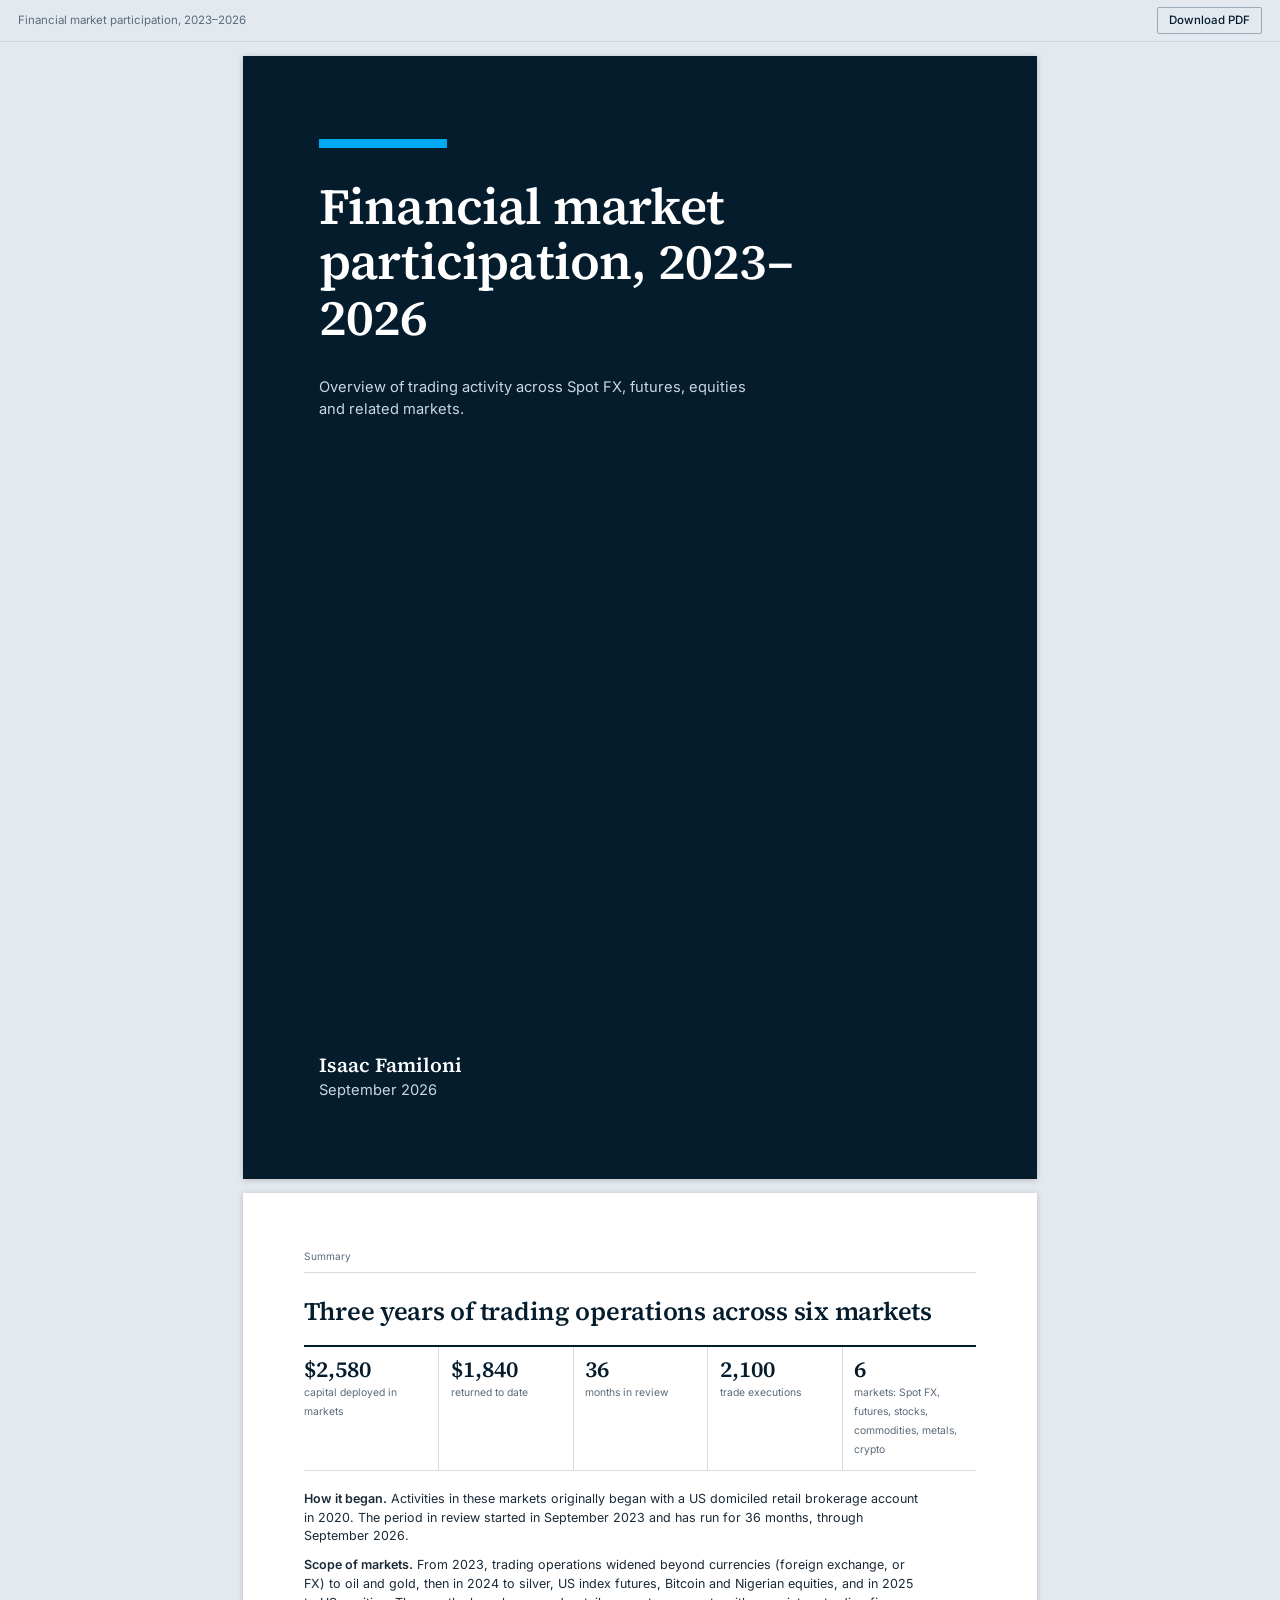
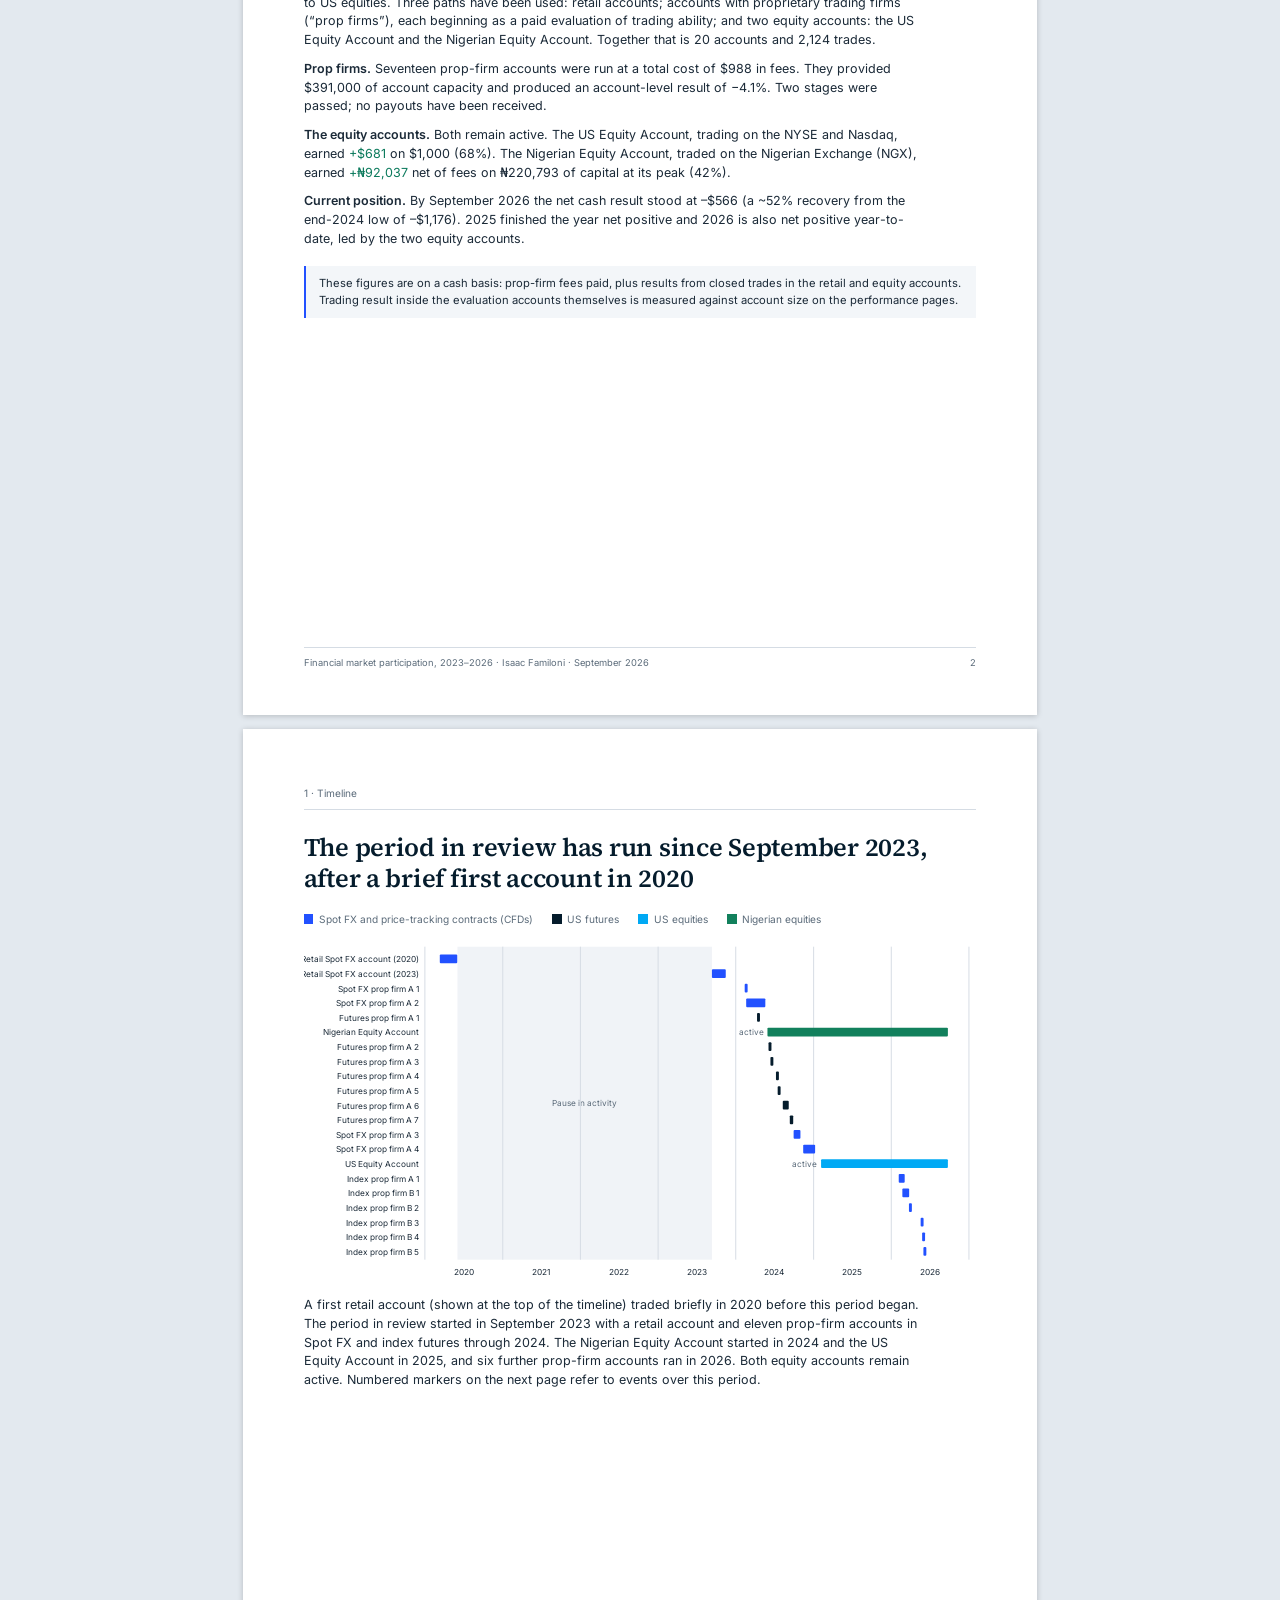
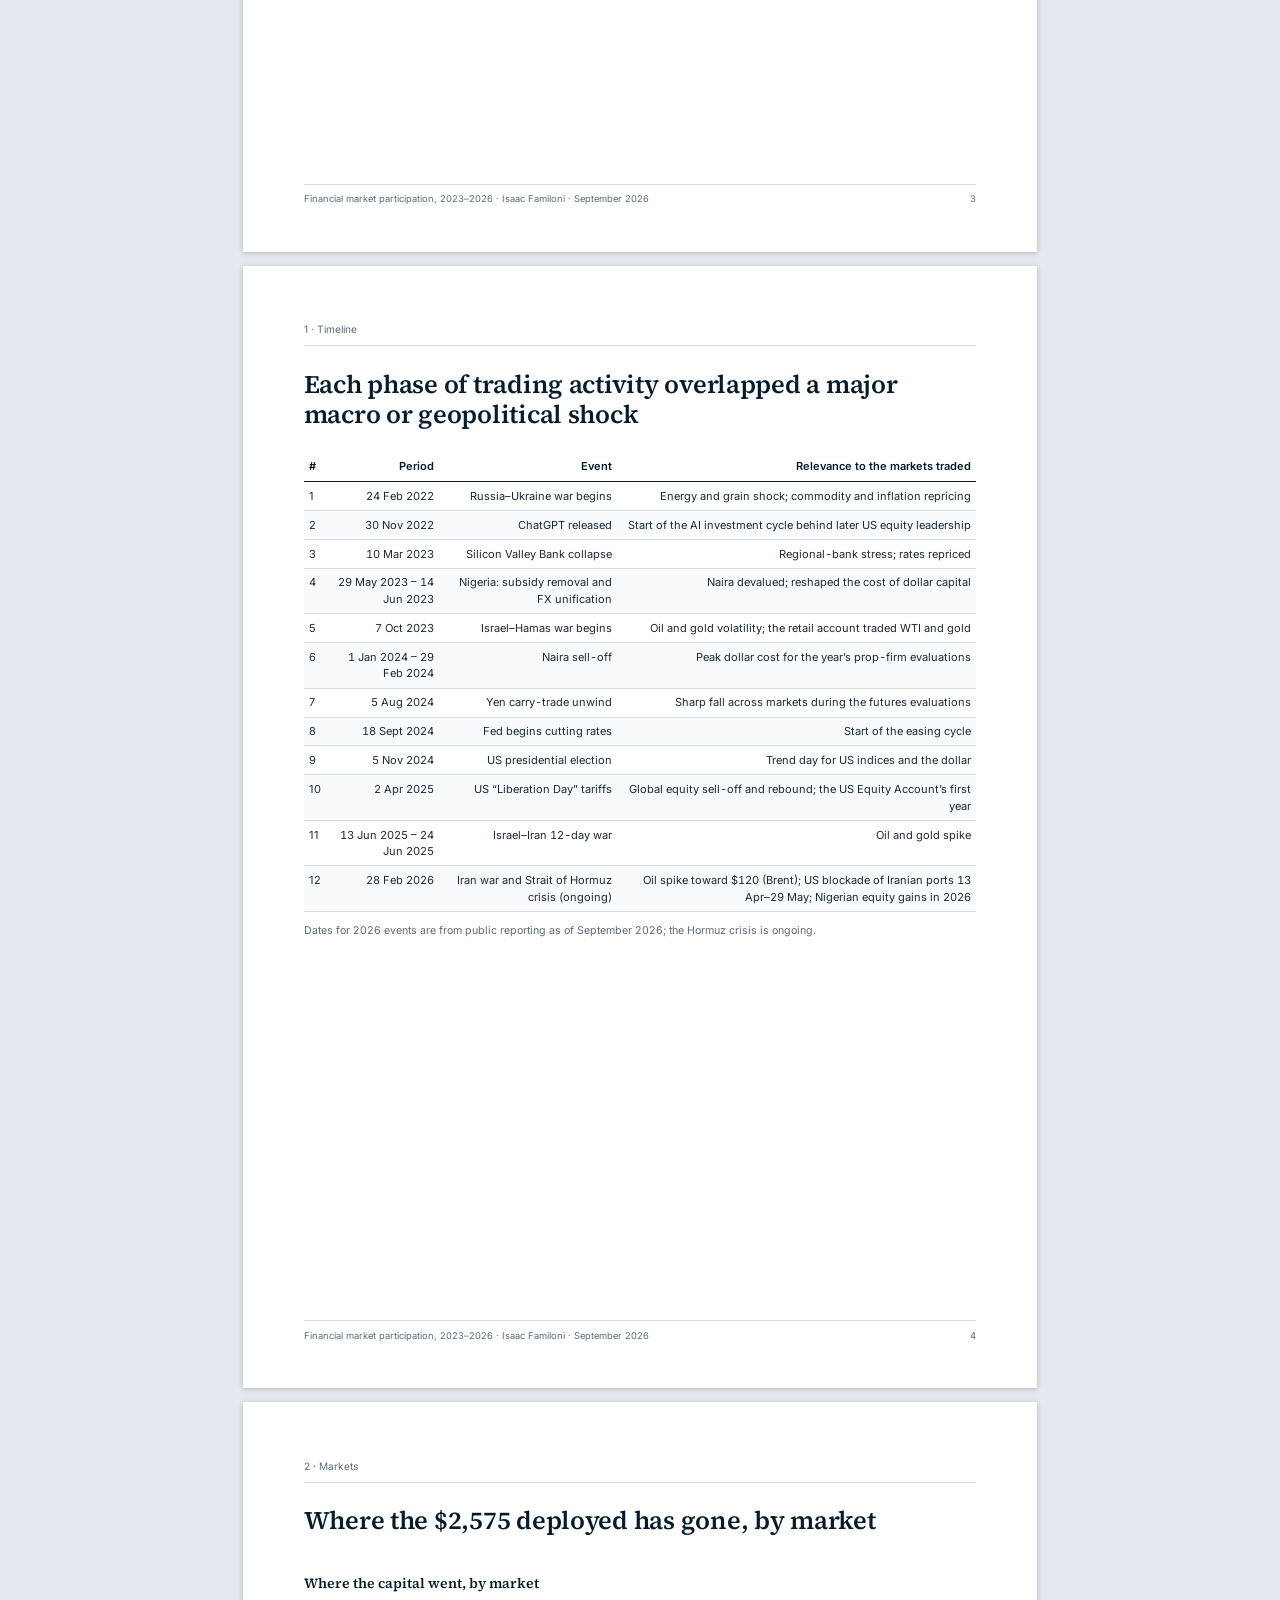
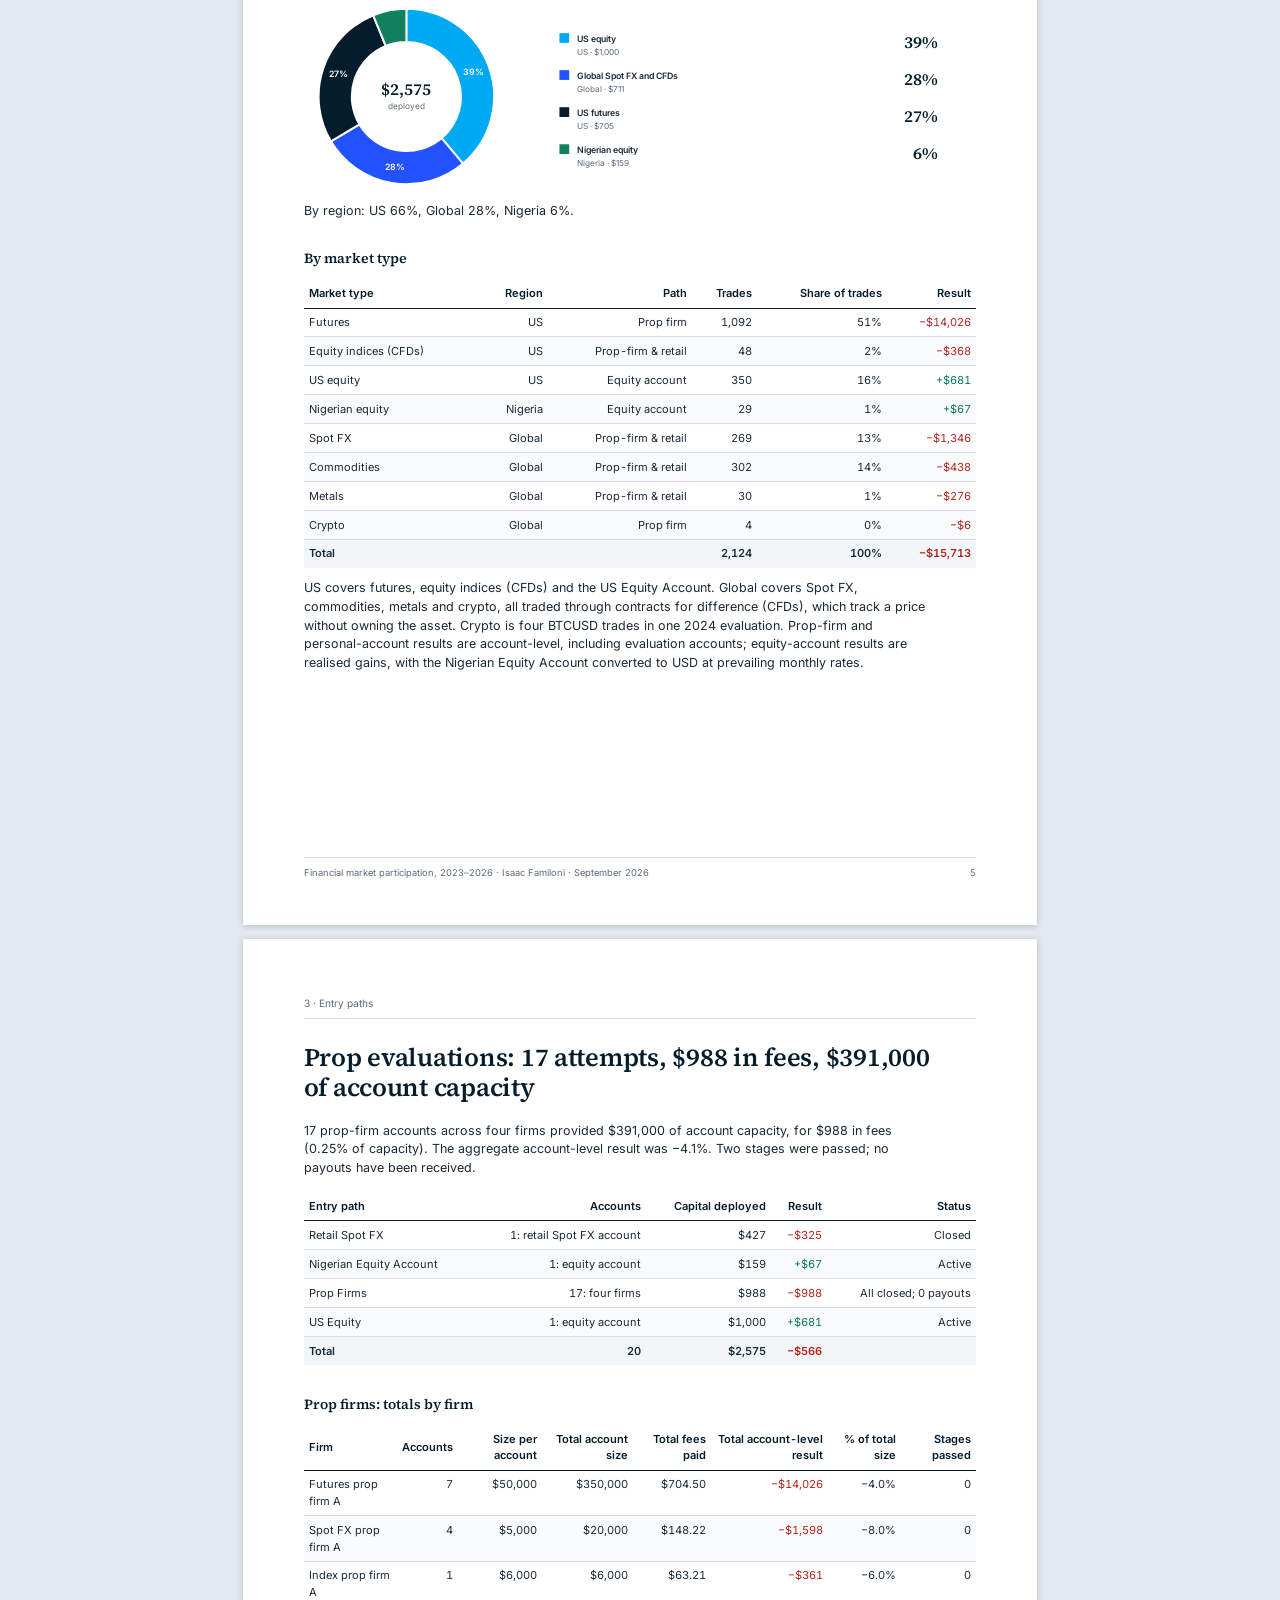
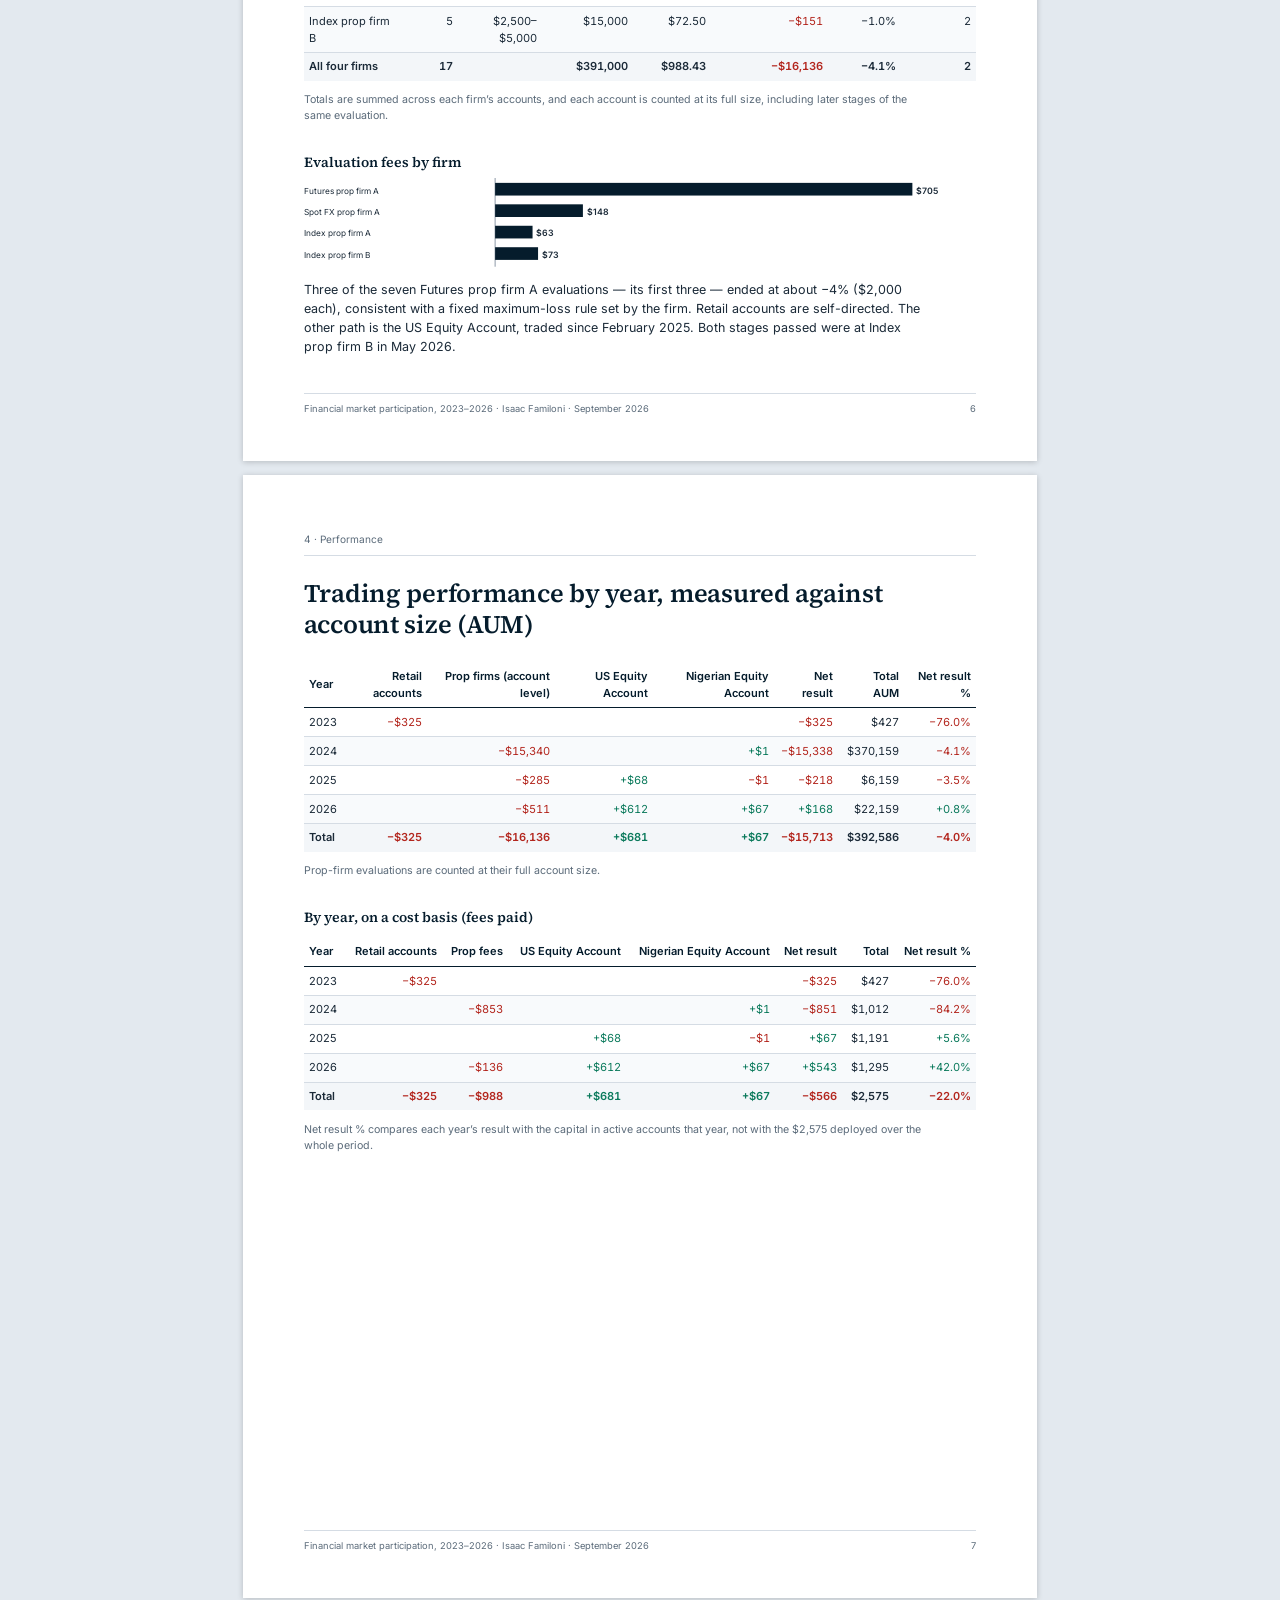
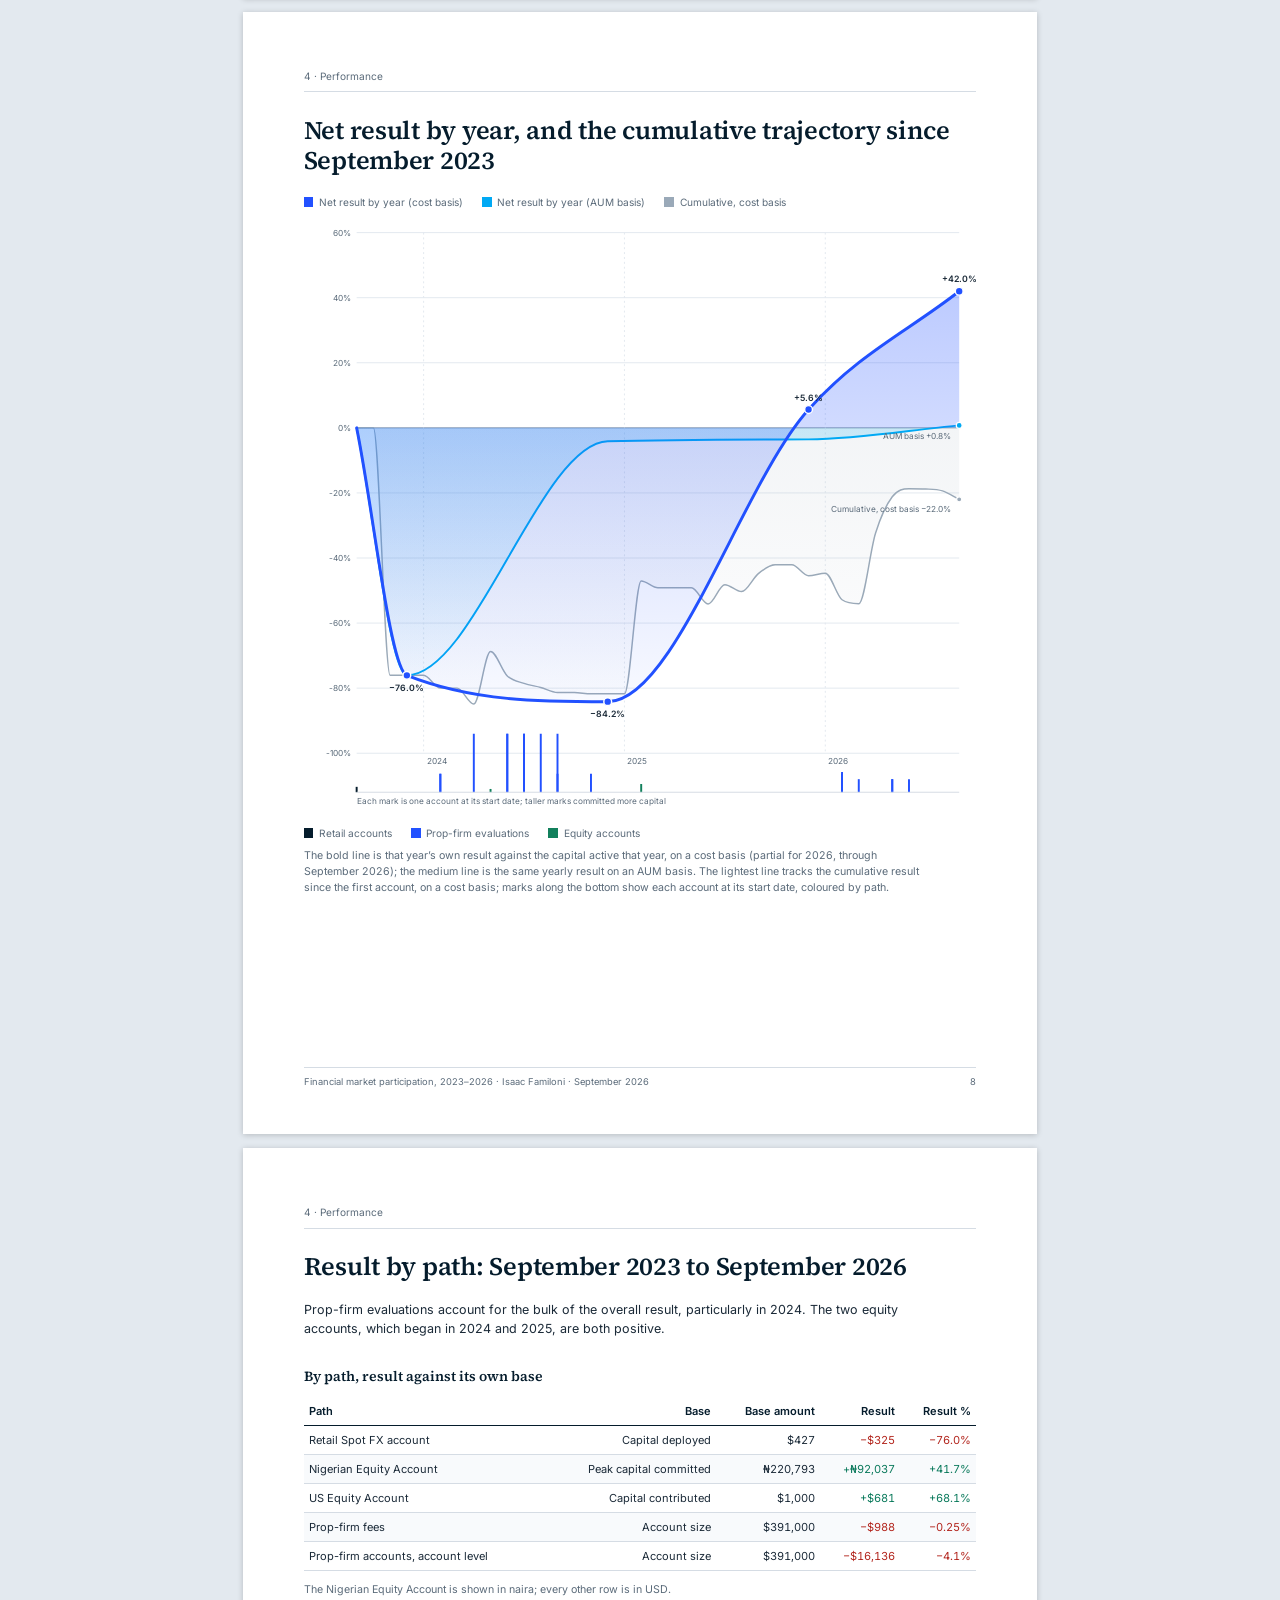
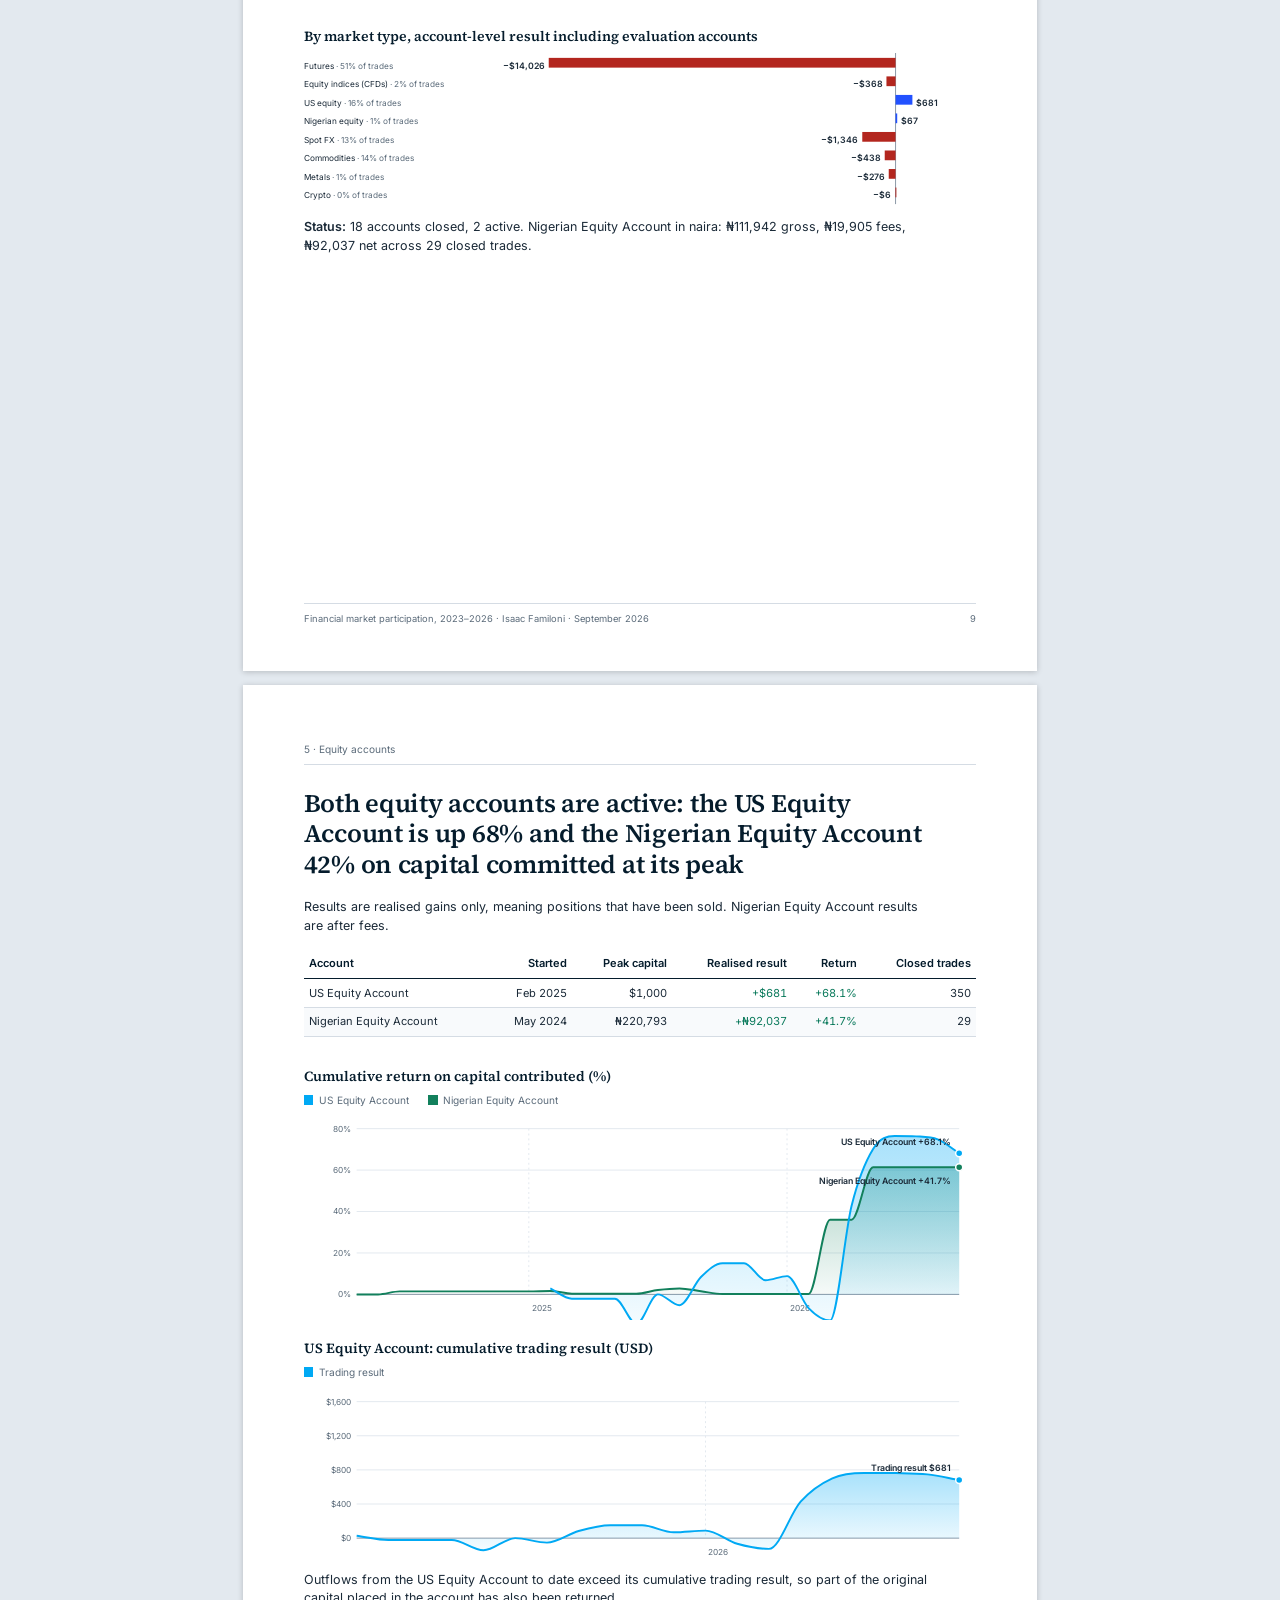
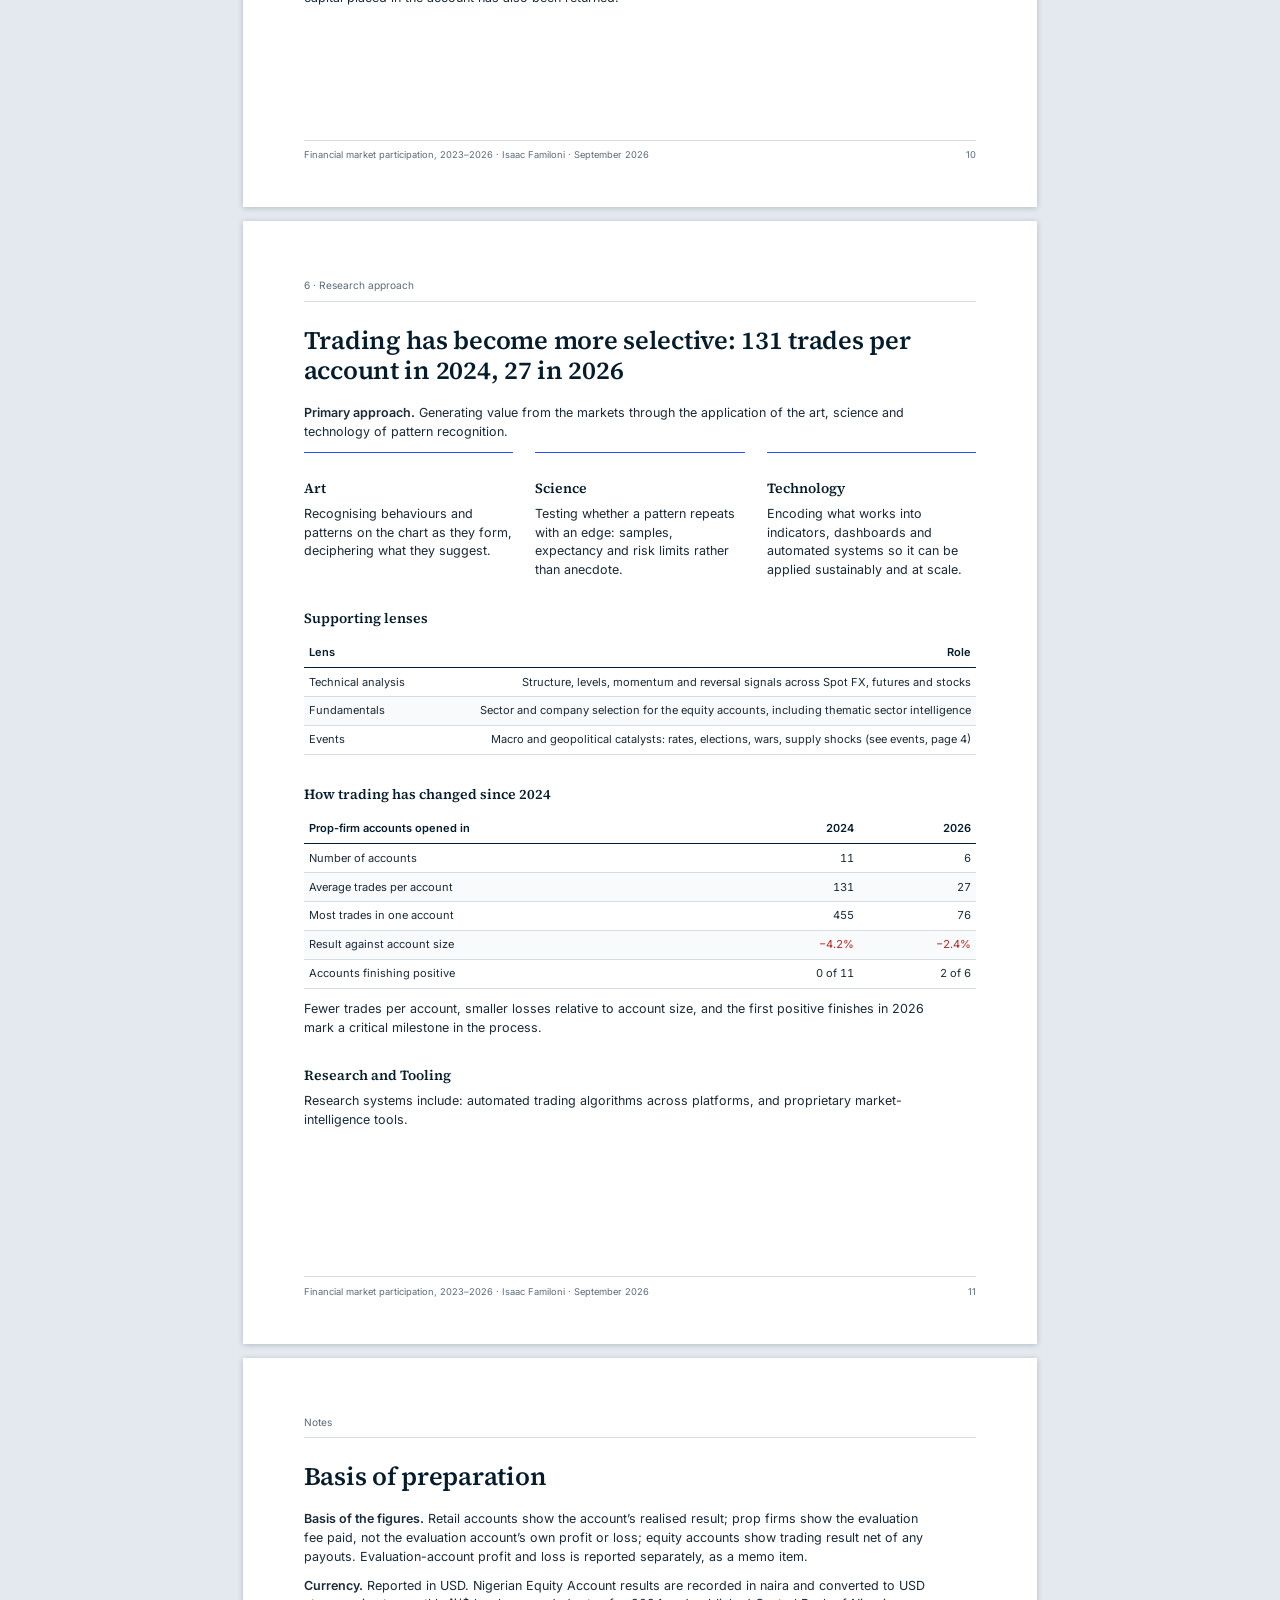
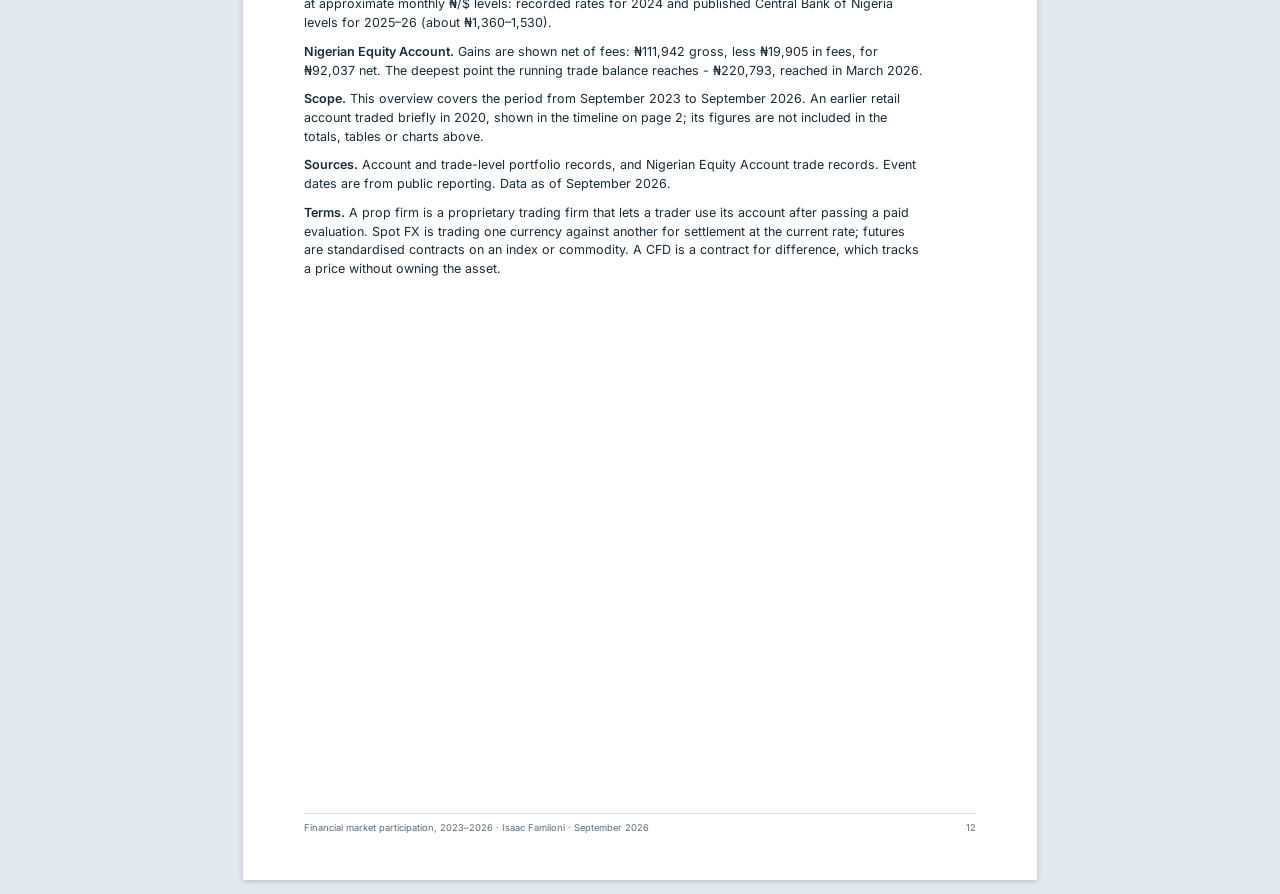
<file: overview.html>
<!doctype html><html lang="en"><head><meta charset="utf-8"><meta name="viewport" content="width=device-width,initial-scale=1"><title>Financial market participation, 2023–2026 · Isaac Familoni</title><link rel="stylesheet" href="assets/report.css"><script>
var REPORT={name:"Isaac Familoni",date:"September 2026"};
</script></head><body><div class="bar"><span>Financial market participation, 2023–2026</span><a href="IF-Financial-Market-Participation-2023-2026-Overview.pdf" download="IF-Financial-Market-Participation-2023-2026-Overview.pdf">Download PDF</a></div><section class="page cover"><div><div class="rule"></div><h1>Financial market participation, 2023–2026</h1><p>Overview of trading activity across Spot FX, futures, equities and related markets.</p></div><div><div class="who" data-name>Isaac Familoni</div><p>September 2026</p></div></section>
<section class="page"><div class="hd"><span>Summary</span></div><h2>Three years of trading operations across six markets</h2><div class="kpis n5"><div><b>$2,580</b><span>capital deployed in markets</span></div><div><b>$1,840</b><span>returned to date</span></div><div><b>36</b><span>months in review</span></div><div><b>2,100</b><span>trade executions</span></div><div><b>6</b><span>markets: Spot FX, futures, stocks, commodities, metals, crypto</span></div></div>
<p><b>How it began.</b> Activities in these markets originally began with a US domiciled retail brokerage account in 2020. The period in review started in September 2023 and has run for 36 months, through September 2026.</p>
<p><b>Scope of markets.</b> From 2023, trading operations widened beyond currencies (foreign exchange, or FX) to oil and gold, then in 2024 to silver, US index futures, Bitcoin and Nigerian equities, and in 2025 to US equities. Three paths have been used: retail accounts; accounts with proprietary trading firms (“prop firms”), each beginning as a paid evaluation of trading ability; and two equity accounts: the US Equity Account and the Nigerian Equity Account. Together that is 20 accounts and 2,124 trades.</p>
<p><b>Prop firms.</b> Seventeen prop-firm accounts were run at a total cost of $988 in fees. They provided $391,000 of account capacity and produced an account-level result of −4.1%. Two stages were passed; no payouts have been received.</p>
<p><b>The equity accounts.</b> Both remain active. The US Equity Account, trading on the NYSE and Nasdaq, earned <span class="pos">+$681</span> on $1,000 (68%). The Nigerian Equity Account, traded on the Nigerian Exchange (NGX), earned <span class="pos">+₦92,037</span> net of fees on ₦220,793 of capital at its peak (42%).</p>
<p><b>Current position.</b> By September 2026 the net cash result stood at –$566 (a ~52% recovery from the end-2024 low of –$1,176). 2025 finished the year net positive and 2026 is also net positive year-to-date, led by the two equity accounts.</p>
<div class="note">These figures are on a cash basis: prop-firm fees paid, plus results from closed trades in the retail and equity accounts. Trading result inside the evaluation accounts themselves is measured against account size on the performance pages.</div><div class="ft"><span>Financial market participation, 2023–2026 · <span data-name>Isaac Familoni</span> · <span data-date>September 2026</span></span><span>2</span></div></section>
<section class="page"><div class="hd"><span>1 · Timeline</span></div><h2>The period in review has run since September 2023, after a brief first account in 2020</h2><div class="lg"><span><i style="background:#2251FF"></i>Spot FX and price-tracking contracts (CFDs)</span><span><i style="background:#051C2C"></i>US futures</span><span><i style="background:#00A9F4"></i>US equities</span><span><i style="background:#12805C"></i>Nigerian equities</span></div><svg viewBox="0 0 690 355" role="img"><rect x="157.38834571763786" y="12" width="260.9964802502933" height="321" fill="#F0F3F7"/><text x="287.88658584278454" y="175.5" text-anchor="middle" class="l m">Pause in activity</text><line x1="124" x2="124" y1="12" y2="333" stroke="#D5DCE4"/><text x="163.71685569026204" y="349" text-anchor="middle" class="l">2020</text><line x1="203.8701603441533" x2="203.8701603441533" y1="12" y2="333" stroke="#D5DCE4"/><text x="243.3687915526007" y="349" text-anchor="middle" class="l">2021</text><line x1="283.522096206492" x2="283.522096206492" y1="12" y2="333" stroke="#D5DCE4"/><text x="323.0207274149394" y="349" text-anchor="middle" class="l">2022</text><line x1="363.1740320688307" x2="363.1740320688307" y1="12" y2="333" stroke="#D5DCE4"/><text x="402.67266327727805" y="349" text-anchor="middle" class="l">2023</text><line x1="442.8259679311693" x2="442.8259679311693" y1="12" y2="333" stroke="#D5DCE4"/><text x="482.54282362143135" y="349" text-anchor="middle" class="l">2024</text><line x1="522.6961282753226" x2="522.6961282753226" y1="12" y2="333" stroke="#D5DCE4"/><text x="562.19475948377" y="349" text-anchor="middle" class="l">2025</text><line x1="602.3480641376614" x2="602.3480641376614" y1="12" y2="333" stroke="#D5DCE4"/><text x="641.8466953461087" y="349" text-anchor="middle" class="l">2026</text><line x1="682" x2="682" y1="12" y2="333" stroke="#D5DCE4"/><text x="118" y="28" text-anchor="end" class="l">Retail Spot FX account (2020)</text><rect x="139.27571372702386" y="20" width="17.89440750879936" height="9" rx="1" fill="#2251FF"/><text x="118" y="43" text-anchor="end" class="l">Retail Spot FX account (2023)</text><rect x="418.3848259679312" y="35" width="14.18459131795072" height="9" rx="1" fill="#2251FF"/><text x="118" y="58" text-anchor="end" class="l">Spot FX prop firm A 1</text><rect x="451.99139616738364" y="50" width="3" height="9" rx="1" fill="#2251FF"/><text x="118" y="73" text-anchor="end" class="l">Spot FX prop firm A 2</text><rect x="453.51896754008607" y="65" width="19.640203363316402" height="9" rx="1" fill="#2251FF"/><text x="118" y="88" text-anchor="end" class="l">Futures prop firm A 1</text><rect x="464.648416112632" y="80" width="3" height="9" rx="1" fill="#051C2C"/><text x="118" y="103" text-anchor="end" class="l">Nigerian Equity Account</text><rect x="475.3414157215487" y="95" width="185.05436057880326" height="9" rx="1" fill="#12805C"/><text x="471.3414157215487" y="103" text-anchor="end" class="l m">active</text><text x="118" y="118" text-anchor="end" class="l">Futures prop firm A 2</text><rect x="476.4325381306218" y="110" width="3" height="9" rx="1" fill="#051C2C"/><text x="118" y="133" text-anchor="end" class="l">Futures prop firm A 3</text><rect x="478.3965584669534" y="125" width="3" height="9" rx="1" fill="#051C2C"/><text x="118" y="148" text-anchor="end" class="l">Futures prop firm A 4</text><rect x="484.0703949941338" y="140" width="3" height="9" rx="1" fill="#051C2C"/><text x="118" y="163" text-anchor="end" class="l">Futures prop firm A 5</text><rect x="485.81619084865076" y="155" width="3" height="9" rx="1" fill="#051C2C"/><text x="118" y="178" text-anchor="end" class="l">Futures prop firm A 6</text><rect x="491.05357841220183" y="170" width="6.110285490809531" height="9" rx="1" fill="#051C2C"/><text x="118" y="193" text-anchor="end" class="l">Futures prop firm A 7</text><rect x="498.2549863120845" y="185" width="3.491591709033969" height="9" rx="1" fill="#051C2C"/><text x="118" y="208" text-anchor="end" class="l">Spot FX prop firm A 3</text><rect x="502.18302698474776" y="200" width="6.983183418068052" height="9" rx="1" fill="#2251FF"/><text x="118" y="223" text-anchor="end" class="l">Spot FX prop firm A 4</text><rect x="512.0031286664059" y="215" width="12.220570981619176" height="9" rx="1" fill="#2251FF"/><text x="118" y="238" text-anchor="end" class="l">US Equity Account</text><rect x="530.3339851388346" y="230" width="130.06179116151736" height="9" rx="1" fill="#00A9F4"/><text x="526.3339851388346" y="238" text-anchor="end" class="l m">active</text><text x="118" y="253" text-anchor="end" class="l">Index prop firm A 1</text><rect x="609.9859210011732" y="245" width="6.110285490809474" height="9" rx="1" fill="#2251FF"/><text x="118" y="268" text-anchor="end" class="l">Index prop firm B 1</text><rect x="613.6957371920219" y="260" width="6.983183418068052" height="9" rx="1" fill="#2251FF"/><text x="118" y="283" text-anchor="end" class="l">Index prop firm B 2</text><rect x="620.4606961282753" y="275" width="3" height="9" rx="1" fill="#2251FF"/><text x="118" y="298" text-anchor="end" class="l">Index prop firm B 3</text><rect x="632.4630426280798" y="290" width="3" height="9" rx="1" fill="#2251FF"/><text x="118" y="313" text-anchor="end" class="l">Index prop firm B 4</text><rect x="633.9906140007822" y="305" width="3" height="9" rx="1" fill="#2251FF"/><text x="118" y="328" text-anchor="end" class="l">Index prop firm B 5</text><rect x="635.2999608916699" y="320" width="3" height="9" rx="1" fill="#2251FF"/></svg>
<p style="margin-top:4mm">A first retail account (shown at the top of the timeline) traded briefly in 2020 before this period began. The period in review started in September 2023 with a retail account and eleven prop-firm accounts in Spot FX and index futures through 2024. The Nigerian Equity Account started in 2024 and the US Equity Account in 2025, and six further prop-firm accounts ran in 2026. Both equity accounts remain active. Numbered markers on the next page refer to events over this period.</p><div class="ft"><span>Financial market participation, 2023–2026 · <span data-name>Isaac Familoni</span> · <span data-date>September 2026</span></span><span>3</span></div></section>
<section class="page"><div class="hd"><span>1 · Timeline</span></div><h2>Each phase of trading activity overlapped a major macro or geopolitical shock</h2><table class=""><thead><tr><th>#</th><th class="r">Period</th><th class="r">Event</th><th class="r">Relevance to the markets traded</th></tr></thead><tbody><tr><td>1</td><td class="r">24 Feb 2022</td><td class="r">Russia–Ukraine war begins</td><td class="r">Energy and grain shock; commodity and inflation repricing</td></tr><tr><td>2</td><td class="r">30 Nov 2022</td><td class="r">ChatGPT released</td><td class="r">Start of the AI investment cycle behind later US equity leadership</td></tr><tr><td>3</td><td class="r">10 Mar 2023</td><td class="r">Silicon Valley Bank collapse</td><td class="r">Regional-bank stress; rates repriced</td></tr><tr><td>4</td><td class="r">29 May 2023 – 14 Jun 2023</td><td class="r">Nigeria: subsidy removal and FX unification</td><td class="r">Naira devalued; reshaped the cost of dollar capital</td></tr><tr><td>5</td><td class="r">7 Oct 2023</td><td class="r">Israel–Hamas war begins</td><td class="r">Oil and gold volatility; the retail account traded WTI and gold</td></tr><tr><td>6</td><td class="r">1 Jan 2024 – 29 Feb 2024</td><td class="r">Naira sell-off</td><td class="r">Peak dollar cost for the year’s prop-firm evaluations</td></tr><tr><td>7</td><td class="r">5 Aug 2024</td><td class="r">Yen carry-trade unwind</td><td class="r">Sharp fall across markets during the futures evaluations</td></tr><tr><td>8</td><td class="r">18 Sept 2024</td><td class="r">Fed begins cutting rates</td><td class="r">Start of the easing cycle</td></tr><tr><td>9</td><td class="r">5 Nov 2024</td><td class="r">US presidential election</td><td class="r">Trend day for US indices and the dollar</td></tr><tr><td>10</td><td class="r">2 Apr 2025</td><td class="r">US “Liberation Day” tariffs</td><td class="r">Global equity sell-off and rebound; the US Equity Account’s first year</td></tr><tr><td>11</td><td class="r">13 Jun 2025 – 24 Jun 2025</td><td class="r">Israel–Iran 12-day war</td><td class="r">Oil and gold spike</td></tr><tr><td>12</td><td class="r">28 Feb 2026</td><td class="r">Iran war and Strait of Hormuz crisis (ongoing)</td><td class="r">Oil spike toward $120 (Brent); US blockade of Iranian ports 13 Apr–29 May; Nigerian equity gains in 2026</td></tr></tbody></table><p style="font-size:8pt;color:#5B6B7A">Dates for 2026 events are from public reporting as of September 2026; the Hormuz crisis is ongoing.</p><div class="ft"><span>Financial market participation, 2023–2026 · <span data-name>Foabao</span> · <span data-date>September 2026</span></span><span>4</span></div></section>
<section class="page"><div class="hd"><span>2 · Markets</span></div><h2>Where the $2,575 deployed has gone, by market</h2><h3>Where the capital went, by market</h3><svg viewBox="0 0 690 200" role="img"><path d="M105,10A90,90 0 0 1 163.05552880588937,168.771764373677L141.12344014588672,142.79132005473235A56,56 0 0 0 105,44Z" fill="#00A9F4" stroke="#fff" stroke-width="2"/><text x="173.56038426685245" y="77.93062208227877" text-anchor="middle" class="v w">39%</text><rect x="262" y="35" width="10" height="10" fill="#00A9F4"/><text x="280" y="44" class="v">US equity</text><text x="280" y="57" class="l m">US · $1,000</text><text x="650" y="50" text-anchor="end" style="font:600 17px 'Source Serif 4',Georgia,serif;fill:#051C2C">39%</text><path d="M163.05552880588937,168.771764373677A90,90 0 0 1 27.633178578673807,145.9823329460416L56.86064444895259,128.6112293886481A56,56 0 0 0 141.12344014588672,142.79132005473235Z" fill="#2251FF" stroke="#fff" stroke-width="2"/><text x="92.88559863683977" y="174.98778562792623" text-anchor="middle" class="v w">28%</text><rect x="262" y="73" width="10" height="10" fill="#2251FF"/><text x="280" y="82" class="v">Global Spot FX and CFDs</text><text x="280" y="95" class="l m">Global · $711</text><text x="650" y="88" text-anchor="end" style="font:600 17px 'Source Serif 4',Georgia,serif;fill:#051C2C">28%</text><path d="M27.633178578673807,145.9823329460416A90,90 0 0 1 70.972882408516,16.68040285493862L83.82757127640996,48.15669510973959A56,56 0 0 0 56.86064444895259,128.6112293886481Z" fill="#051C2C" stroke="#fff" stroke-width="2"/><text x="35.78460577035287" y="79.80023272456097" text-anchor="middle" class="v w">27%</text><rect x="262" y="111" width="10" height="10" fill="#051C2C"/><text x="280" y="120" class="v">US futures</text><text x="280" y="133" class="l m">US · $705</text><text x="650" y="126" text-anchor="end" style="font:600 17px 'Source Serif 4',Georgia,serif;fill:#051C2C">27%</text><path d="M70.972882408516,16.68040285493862A90,90 0 0 1 104.99999999999999,10L104.99999999999999,44A56,56 0 0 0 83.82757127640996,48.15669510973959Z" fill="#12805C" stroke="#fff" stroke-width="2"/><rect x="262" y="149" width="10" height="10" fill="#12805C"/><text x="280" y="158" class="v">Nigerian equity</text><text x="280" y="171" class="l m">Nigeria · $159</text><text x="650" y="164" text-anchor="end" style="font:600 17px 'Source Serif 4',Georgia,serif;fill:#051C2C">6%</text><text x="105" y="98" text-anchor="middle" style="font:600 17px 'Source Serif 4',Georgia,serif;fill:#051C2C">$2,575</text><text x="105" y="113" text-anchor="middle" class="l m">deployed</text></svg><p style="margin-top:2mm">By region: US 66%, Global 28%, Nigeria 6%.</p>
<h3>By market type</h3><table class=""><thead><tr><th>Market type</th><th class="r">Region</th><th class="r">Path</th><th class="r">Trades</th><th class="r">Share of trades</th><th class="r">Result</th></tr></thead><tbody><tr><td>Futures</td><td class="r">US</td><td class="r">Prop firm</td><td class="r">1,092</td><td class="r">51%</td><td class="r"><span class="neg">−$14,026</span></td></tr><tr><td>Equity indices (CFDs)</td><td class="r">US</td><td class="r">Prop-firm & retail</td><td class="r">48</td><td class="r">2%</td><td class="r"><span class="neg">−$368</span></td></tr><tr><td>US equity</td><td class="r">US</td><td class="r">Equity account</td><td class="r">350</td><td class="r">16%</td><td class="r"><span class="pos">+$681</span></td></tr><tr><td>Nigerian equity</td><td class="r">Nigeria</td><td class="r">Equity account</td><td class="r">29</td><td class="r">1%</td><td class="r"><span class="pos">+$67</span></td></tr><tr><td>Spot FX</td><td class="r">Global</td><td class="r">Prop-firm & retail</td><td class="r">269</td><td class="r">13%</td><td class="r"><span class="neg">−$1,346</span></td></tr><tr><td>Commodities</td><td class="r">Global</td><td class="r">Prop-firm & retail</td><td class="r">302</td><td class="r">14%</td><td class="r"><span class="neg">−$438</span></td></tr><tr><td>Metals</td><td class="r">Global</td><td class="r">Prop-firm & retail</td><td class="r">30</td><td class="r">1%</td><td class="r"><span class="neg">−$276</span></td></tr><tr><td>Crypto</td><td class="r">Global</td><td class="r">Prop firm</td><td class="r">4</td><td class="r">0%</td><td class="r"><span class="neg">−$6</span></td></tr><tr class="tot"><td>Total</td><td class="r"></td><td class="r"></td><td class="r">2,124</td><td class="r">100%</td><td class="r"><span class="neg">−$15,713</span></td></tr></tbody></table>
<p>US covers futures, equity indices (CFDs) and the US Equity Account. Global covers Spot FX, commodities, metals and crypto, all traded through contracts for difference (CFDs), which track a price without owning the asset. Crypto is four BTCUSD trades in one 2024 evaluation. Prop-firm and personal-account results are account-level, including evaluation accounts; equity-account results are realised gains, with the Nigerian Equity Account converted to USD at prevailing monthly rates.</p><div class="ft"><span>Financial market participation, 2023–2026 · <span data-name>Isaac Familoni</span> · <span data-date>September 2026</span></span><span>5</span></div></section>
<section class="page"><div class="hd"><span>3 · Entry paths</span></div><h2>Prop evaluations: 17 attempts, $988 in fees, $391,000 of account capacity</h2><p>17 prop-firm accounts across four firms provided $391,000 of account capacity, for $988 in fees (0.25% of capacity). The aggregate account-level result was −4.1%. Two stages were passed; no payouts have been received.</p><table class=""><thead><tr><th>Entry path</th><th class="r">Accounts</th><th class="r">Capital deployed</th><th class="r">Result</th><th class="r">Status</th></tr></thead><tbody><tr><td>Retail Spot FX</td><td class="r">1: retail Spot FX account</td><td class="r">$427</td><td class="r"><span class="neg">−$325</span></td><td class="r">Closed</td></tr><tr><td>Nigerian Equity Account</td><td class="r">1: equity account</td><td class="r">$159</td><td class="r"><span class="pos">+$67</span></td><td class="r">Active</td></tr><tr><td>Prop Firms</td><td class="r">17: four firms</td><td class="r">$988</td><td class="r"><span class="neg">−$988</span></td><td class="r">All closed; 0 payouts</td></tr><tr><td>US Equity</td><td class="r">1: equity account</td><td class="r">$1,000</td><td class="r"><span class="pos">+$681</span></td><td class="r">Active</td></tr><tr class="tot"><td>Total</td><td class="r">20</td><td class="r">$2,575</td><td class="r"><span class="neg">−$566</span></td><td class="r"></td></tr></tbody></table><h3>Prop firms: totals by firm</h3><table class=""><thead><tr><th>Firm</th><th class="r">Accounts</th><th class="r">Size per account</th><th class="r">Total account size</th><th class="r">Total fees paid</th><th class="r">Total account-level result</th><th class="r">% of total size</th><th class="r">Stages passed</th></tr></thead><tbody><tr><td>Futures prop firm A</td><td class="r">7</td><td class="r">$50,000</td><td class="r">$350,000</td><td class="r">$704.50</td><td class="r"><span class="neg">−$14,026</span></td><td class="r">−4.0%</td><td class="r">0</td></tr><tr><td>Spot FX prop firm A</td><td class="r">4</td><td class="r">$5,000</td><td class="r">$20,000</td><td class="r">$148.22</td><td class="r"><span class="neg">−$1,598</span></td><td class="r">−8.0%</td><td class="r">0</td></tr><tr><td>Index prop firm A</td><td class="r">1</td><td class="r">$6,000</td><td class="r">$6,000</td><td class="r">$63.21</td><td class="r"><span class="neg">−$361</span></td><td class="r">−6.0%</td><td class="r">0</td></tr><tr><td>Index prop firm B</td><td class="r">5</td><td class="r">$2,500–$5,000</td><td class="r">$15,000</td><td class="r">$72.50</td><td class="r"><span class="neg">−$151</span></td><td class="r">−1.0%</td><td class="r">2</td></tr><tr class="tot"><td>All four firms</td><td class="r">17</td><td class="r"></td><td class="r">$391,000</td><td class="r">$988.43</td><td class="r"><span class="neg">−$16,136</span></td><td class="r">−4.1%</td><td class="r">2</td></tr></tbody></table>
<p style="font-size:8pt;color:#5B6B7A">Totals are summed across each firm’s accounts, and each account is counted at its full size, including later stages of the same evaluation.</p><h3>Evaluation fees by firm</h3><svg viewBox="0 0 690 94" role="img"><line x1="196" x2="196" y1="0" y2="91" stroke="#8A97A5"/><text x="0" y="16" class="l">Futures prop firm A</text><rect x="196" y="5" width="428" height="13" fill="#051C2C"/><text x="628" y="16" text-anchor="start" class="v">$705</text><text x="0" y="38" class="l">Spot FX prop firm A</text><rect x="196" y="27" width="90.04706884315117" height="13" fill="#051C2C"/><text x="290.0470688431512" y="38" text-anchor="start" class="v">$148</text><text x="0" y="60" class="l">Index prop firm A</text><rect x="196" y="49" width="38.40153300212917" height="13" fill="#051C2C"/><text x="238.40153300212916" y="60" text-anchor="start" class="v">$63</text><text x="0" y="82" class="l">Index prop firm B</text><rect x="196" y="71" width="44.045422285308724" height="13" fill="#051C2C"/><text x="244.04542228530872" y="82" text-anchor="start" class="v">$73</text></svg>
<p style="margin-top:3mm">Three of the seven Futures prop firm A evaluations — its first three — ended at about −4% ($2,000 each), consistent with a fixed maximum-loss rule set by the firm. Retail accounts are self-directed. The other path is the US Equity Account, traded since February 2025. Both stages passed were at Index prop firm B in May 2026.</p><div class="ft"><span>Financial market participation, 2023–2026 · <span data-name>Isaac Familoni</span> · <span data-date>September 2026</span></span><span>6</span></div></section>
<section class="page"><div class="hd"><span>4 · Performance</span></div><h2>Trading performance by year, measured against account size (AUM)</h2><table class=""><thead><tr><th>Year</th><th class="r">Retail accounts</th><th class="r">Prop firms (account level)</th><th class="r">US Equity Account</th><th class="r">Nigerian Equity Account</th><th class="r">Net result</th><th class="r">Total AUM</th><th class="r">Net result %</th></tr></thead><tbody><tr><td>2023</td><td class="r"><span class="neg">−$325</span></td><td class="r"></td><td class="r"></td><td class="r"></td><td class="r"><span class="neg">−$325</span></td><td class="r">$427</td><td class="r"><span class="neg">−76.0%</span></td></tr><tr><td>2024</td><td class="r"></td><td class="r"><span class="neg">−$15,340</span></td><td class="r"></td><td class="r"><span class="pos">+$1</span></td><td class="r"><span class="neg">−$15,338</span></td><td class="r">$370,159</td><td class="r"><span class="neg">−4.1%</span></td></tr><tr><td>2025</td><td class="r"></td><td class="r"><span class="neg">−$285</span></td><td class="r"><span class="pos">+$68</span></td><td class="r"><span class="neg">−$1</span></td><td class="r"><span class="neg">−$218</span></td><td class="r">$6,159</td><td class="r"><span class="neg">−3.5%</span></td></tr><tr><td>2026</td><td class="r"></td><td class="r"><span class="neg">−$511</span></td><td class="r"><span class="pos">+$612</span></td><td class="r"><span class="pos">+$67</span></td><td class="r"><span class="pos">+$168</span></td><td class="r">$22,159</td><td class="r"><span class="pos">+0.8%</span></td></tr><tr class="tot"><td>Total</td><td class="r"><span class="neg">−$325</span></td><td class="r"><span class="neg">−$16,136</span></td><td class="r"><span class="pos">+$681</span></td><td class="r"><span class="pos">+$67</span></td><td class="r"><span class="neg">−$15,713</span></td><td class="r">$392,586</td><td class="r"><span class="neg">−4.0%</span></td></tr></tbody></table>
<p style="font-size:8pt;color:#5B6B7A">Prop-firm evaluations are counted at their full account size.</p>
<h3>By year, on a cost basis (fees paid)</h3><table class=""><thead><tr><th>Year</th><th class="r">Retail accounts</th><th class="r">Prop fees</th><th class="r">US Equity Account</th><th class="r">Nigerian Equity Account</th><th class="r">Net result</th><th class="r">Total</th><th class="r">Net result %</th></tr></thead><tbody><tr><td>2023</td><td class="r"><span class="neg">−$325</span></td><td class="r"></td><td class="r"></td><td class="r"></td><td class="r"><span class="neg">−$325</span></td><td class="r">$427</td><td class="r"><span class="neg">−76.0%</span></td></tr><tr><td>2024</td><td class="r"></td><td class="r"><span class="neg">−$853</span></td><td class="r"></td><td class="r"><span class="pos">+$1</span></td><td class="r"><span class="neg">−$851</span></td><td class="r">$1,012</td><td class="r"><span class="neg">−84.2%</span></td></tr><tr><td>2025</td><td class="r"></td><td class="r"></td><td class="r"><span class="pos">+$68</span></td><td class="r"><span class="neg">−$1</span></td><td class="r"><span class="pos">+$67</span></td><td class="r">$1,191</td><td class="r"><span class="pos">+5.6%</span></td></tr><tr><td>2026</td><td class="r"></td><td class="r"><span class="neg">−$136</span></td><td class="r"><span class="pos">+$612</span></td><td class="r"><span class="pos">+$67</span></td><td class="r"><span class="pos">+$543</span></td><td class="r">$1,295</td><td class="r"><span class="pos">+42.0%</span></td></tr><tr class="tot"><td>Total</td><td class="r"><span class="neg">−$325</span></td><td class="r"><span class="neg">−$988</span></td><td class="r"><span class="pos">+$681</span></td><td class="r"><span class="pos">+$67</span></td><td class="r"><span class="neg">−$566</span></td><td class="r">$2,575</td><td class="r"><span class="neg">−22.0%</span></td></tr></tbody></table><p style="font-size:8pt;color:#5B6B7A">Net result % compares each year’s result with the capital in active accounts that year, not with the $2,575 deployed over the whole period.</p><div class="ft"><span>Financial market participation, 2023–2026 · <span data-name>Isaac Familoni</span> · <span data-date>September 2026</span></span><span>7</span></div></section>
<section class="page"><div class="hd"><span>4 · Performance</span></div><h2>Net result by year, and the cumulative trajectory since September 2023</h2><div class="lg"><span><i style="background:#2251FF"></i>Net result by year (cost basis)</span><span><i style="background:#00A9F4"></i>Net result by year (AUM basis)</span><span><i style="background:#9AA9B8"></i>Cumulative, cost basis</span></div>
<svg viewBox="0 0 690 620" role="img"><defs><linearGradient id="jgP" x1="0" y1="0" x2="0" y2="1"><stop offset="0" stop-color="#2251FF" stop-opacity="0.30"/><stop offset="1" stop-color="#2251FF" stop-opacity="0.03"/></linearGradient><linearGradient id="jgS" x1="0" y1="0" x2="0" y2="1"><stop offset="0" stop-color="#00A9F4" stop-opacity="0.18"/><stop offset="1" stop-color="#00A9F4" stop-opacity="0.02"/></linearGradient><linearGradient id="jgT" x1="0" y1="0" x2="0" y2="1"><stop offset="0" stop-color="#9AA9B8" stop-opacity="0.12"/><stop offset="1" stop-color="#9AA9B8" stop-opacity="0.01"/></linearGradient></defs><line x1="54" x2="672" y1="550" y2="550" stroke="#E3E9EF"/><text x="48" y="553" text-anchor="end" class="l m">-100%</text><line x1="54" x2="672" y1="483.25" y2="483.25" stroke="#E3E9EF"/><text x="48" y="486.25" text-anchor="end" class="l m">-80%</text><line x1="54" x2="672" y1="416.5" y2="416.5" stroke="#E3E9EF"/><text x="48" y="419.5" text-anchor="end" class="l m">-60%</text><line x1="54" x2="672" y1="349.75" y2="349.75" stroke="#E3E9EF"/><text x="48" y="352.75" text-anchor="end" class="l m">-40%</text><line x1="54" x2="672" y1="283" y2="283" stroke="#E3E9EF"/><text x="48" y="286" text-anchor="end" class="l m">-20%</text><line x1="54" x2="672" y1="216.25" y2="216.25" stroke="#8A97A5"/><text x="48" y="219.25" text-anchor="end" class="l m">0%</text><line x1="54" x2="672" y1="149.5" y2="149.5" stroke="#E3E9EF"/><text x="48" y="152.5" text-anchor="end" class="l m">20%</text><line x1="54" x2="672" y1="82.75" y2="82.75" stroke="#E3E9EF"/><text x="48" y="85.75" text-anchor="end" class="l m">40%</text><line x1="54" x2="672" y1="16" y2="16" stroke="#E3E9EF"/><text x="48" y="19" text-anchor="end" class="l m">60%</text><line x1="122.66666666666666" x2="122.66666666666666" y1="16" y2="550" stroke="#E3E9EF" stroke-dasharray="2 3"/><text x="125.66666666666666" y="561" class="l m">2024</text><line x1="328.66666666666663" x2="328.66666666666663" y1="16" y2="550" stroke="#E3E9EF" stroke-dasharray="2 3"/><text x="331.66666666666663" y="561" class="l m">2025</text><line x1="534.6666666666667" x2="534.6666666666667" y1="16" y2="550" stroke="#E3E9EF" stroke-dasharray="2 3"/><text x="537.6666666666667" y="561" class="l m">2026</text><path d="M54,216.25C59.72222222222222,216.25 65.44444444444444,216.25 71.16666666666666,216.25C76.88888888888889,216.25 82.6111111111111,470.0659141974442 88.33333333333333,470.0659141974442C94.05555555555556,470.0659141974442 99.77777777777777,470.0659141974442 105.5,470.0659141974442C111.22222222222221,470.0659141974442 116.94444444444444,470.0659141974442 122.66666666666666,470.0659141974442C128.38888888888889,470.0659141974442 134.11111111111111,483.1990816805539 139.83333333333334,483.1990816805539C145.55555555555557,483.1990816805539 151.27777777777777,483.1990816805539 157,483.1990816805539C162.72222222222223,483.1990816805539 168.44444444444446,499.4977708277881 174.16666666666669,499.4977708277881C179.88888888888889,499.4977708277881 185.61111111111111,445.6144552345144 191.33333333333331,445.6144552345144C197.05555555555554,445.6144552345144 202.77777777777777,465.23825469341296 208.5,470.6868159362405C214.22222222222223,476.1353771790681 219.94444444444446,476.33669263159584 225.66666666666669,478.30582269148C231.3888888888889,480.27495275136414 237.11111111111111,480.9363399243495 242.83333333333334,482.5015962955454C248.55555555555557,484.06685266674134 254.27777777777777,487.69736091865565 260,487.69736091865565C265.72222222222223,487.69736091865565 271.4444444444444,487.69736091865565 277.16666666666663,487.69736091865565C282.88888888888886,487.69736091865565 288.61111111111114,489.0795065484825 294.33333333333337,489.0795065484825C300.0555555555556,489.0795065484825 305.77777777777777,489.0795065484825 311.5,489.0795065484825C317.22222222222223,489.0795065484825 322.9444444444444,489.0795065484825 328.66666666666663,489.0795065484825C334.38888888888886,489.0795065484825 340.1111111111111,373.26022490800665 345.8333333333333,373.26022490800665C351.55555555555554,373.26022490800665 357.27777777777777,380.23282481948854 363,380.23282481948854C368.72222222222223,380.23282481948854 374.44444444444446,380.23282481948854 380.1666666666667,380.23282481948854C385.8888888888889,380.23282481948854 391.61111111111114,380.23282481948854 397.33333333333337,380.23282481948854C403.0555555555556,380.23282481948854 408.77777777777777,396.8214526563789 414.5,396.8214526563789C420.22222222222223,396.8214526563789 425.94444444444446,377.1004733435477 431.6666666666667,377.1004733435477C437.3888888888889,377.1004733435477 443.1111111111111,384.1931091865924 448.8333333333333,384.1931091865924C454.55555555555554,384.1931091865924 460.27777777777777,370.32422822882177 466,365.7526567530692C471.72222222222223,361.1810852773166 477.4444444444444,356.7636803320767 483.16666666666663,356.7636803320767C488.88888888888886,356.7636803320767 494.6111111111111,356.7636803320767 500.3333333333333,356.7636803320767C506.05555555555554,356.7636803320767 511.77777777777777,368.03168574446363 517.5,368.03168574446363C523.2222222222223,368.03168574446363 528.9444444444445,365.3221095097629 534.6666666666667,365.3221095097629C540.3888888888889,365.3221095097629 546.1111111111112,388.5250492348935 551.8333333333334,392.5822614336685C557.5555555555555,396.6394736324435 563.2777777777778,396.6394736324435 569,396.6394736324435C574.7222222222223,396.6394736324435 580.4444444444445,342.58992369564277 586.1666666666667,324.3014635681132C591.8888888888889,306.0130034405839 597.6111111111111,294.5099869842918 603.3333333333333,286.9087128672665C609.0555555555555,279.30743875024115 614.7777777777777,278.6938188659614 620.5,278.6938188659614C626.2222222222222,278.6938188659614 631.9444444444445,278.6938188659614 637.6666666666666,278.97642055324C643.3888888888889,279.2590222405186 649.1111111111111,279.12701181932044 654.8333333333334,280.8937044774834C660.5555555555555,282.66039713564635 666.2777777777778,286.6822858273063 672,289.57657650221773L672,216.25L54,216.25Z" fill="url(#jgT)"/><path d="M54,216.25C59.72222222222222,216.25 65.44444444444444,216.25 71.16666666666666,216.25C76.88888888888889,216.25 82.6111111111111,470.0659141974442 88.33333333333333,470.0659141974442C94.05555555555556,470.0659141974442 99.77777777777777,470.0659141974442 105.5,470.0659141974442C111.22222222222221,470.0659141974442 116.94444444444444,470.0659141974442 122.66666666666666,470.0659141974442C128.38888888888889,470.0659141974442 134.11111111111111,483.1990816805539 139.83333333333334,483.1990816805539C145.55555555555557,483.1990816805539 151.27777777777777,483.1990816805539 157,483.1990816805539C162.72222222222223,483.1990816805539 168.44444444444446,499.4977708277881 174.16666666666669,499.4977708277881C179.88888888888889,499.4977708277881 185.61111111111111,445.6144552345144 191.33333333333331,445.6144552345144C197.05555555555554,445.6144552345144 202.77777777777777,465.23825469341296 208.5,470.6868159362405C214.22222222222223,476.1353771790681 219.94444444444446,476.33669263159584 225.66666666666669,478.30582269148C231.3888888888889,480.27495275136414 237.11111111111111,480.9363399243495 242.83333333333334,482.5015962955454C248.55555555555557,484.06685266674134 254.27777777777777,487.69736091865565 260,487.69736091865565C265.72222222222223,487.69736091865565 271.4444444444444,487.69736091865565 277.16666666666663,487.69736091865565C282.88888888888886,487.69736091865565 288.61111111111114,489.0795065484825 294.33333333333337,489.0795065484825C300.0555555555556,489.0795065484825 305.77777777777777,489.0795065484825 311.5,489.0795065484825C317.22222222222223,489.0795065484825 322.9444444444444,489.0795065484825 328.66666666666663,489.0795065484825C334.38888888888886,489.0795065484825 340.1111111111111,373.26022490800665 345.8333333333333,373.26022490800665C351.55555555555554,373.26022490800665 357.27777777777777,380.23282481948854 363,380.23282481948854C368.72222222222223,380.23282481948854 374.44444444444446,380.23282481948854 380.1666666666667,380.23282481948854C385.8888888888889,380.23282481948854 391.61111111111114,380.23282481948854 397.33333333333337,380.23282481948854C403.0555555555556,380.23282481948854 408.77777777777777,396.8214526563789 414.5,396.8214526563789C420.22222222222223,396.8214526563789 425.94444444444446,377.1004733435477 431.6666666666667,377.1004733435477C437.3888888888889,377.1004733435477 443.1111111111111,384.1931091865924 448.8333333333333,384.1931091865924C454.55555555555554,384.1931091865924 460.27777777777777,370.32422822882177 466,365.7526567530692C471.72222222222223,361.1810852773166 477.4444444444444,356.7636803320767 483.16666666666663,356.7636803320767C488.88888888888886,356.7636803320767 494.6111111111111,356.7636803320767 500.3333333333333,356.7636803320767C506.05555555555554,356.7636803320767 511.77777777777777,368.03168574446363 517.5,368.03168574446363C523.2222222222223,368.03168574446363 528.9444444444445,365.3221095097629 534.6666666666667,365.3221095097629C540.3888888888889,365.3221095097629 546.1111111111112,388.5250492348935 551.8333333333334,392.5822614336685C557.5555555555555,396.6394736324435 563.2777777777778,396.6394736324435 569,396.6394736324435C574.7222222222223,396.6394736324435 580.4444444444445,342.58992369564277 586.1666666666667,324.3014635681132C591.8888888888889,306.0130034405839 597.6111111111111,294.5099869842918 603.3333333333333,286.9087128672665C609.0555555555555,279.30743875024115 614.7777777777777,278.6938188659614 620.5,278.6938188659614C626.2222222222222,278.6938188659614 631.9444444444445,278.6938188659614 637.6666666666666,278.97642055324C643.3888888888889,279.2590222405186 649.1111111111111,279.12701181932044 654.8333333333334,280.8937044774834C660.5555555555555,282.66039713564635 666.2777777777778,286.6822858273063 672,289.57657650221773" fill="none" stroke="#9AA9B8" stroke-width="1.5" stroke-linejoin="round"/><path d="M54,216.25C71.16666666666667,300.8553047324814 88.33333333333333,470.0659141974442 105.5,470.0659141974442C174.16666666666669,470.0659141974442 242.83333333333331,232.09994692669778 311.5,230.07957967614632C380.1666666666667,228.05921242559486 448.8333333333333,228.2279467838775 517.5,228.05152426997182C569,227.91920738454257 620.5,218.49896140377012 672,213.72267997066928L672,216.25L54,216.25Z" fill="url(#jgS)"/><path d="M54,216.25C71.16666666666667,300.8553047324814 88.33333333333333,470.0659141974442 105.5,470.0659141974442C174.16666666666669,470.0659141974442 242.83333333333331,232.09994692669778 311.5,230.07957967614632C380.1666666666667,228.05921242559486 448.8333333333333,228.2279467838775 517.5,228.05152426997182C569,227.91920738454257 620.5,218.49896140377012 672,213.72267997066928" fill="none" stroke="#00A9F4" stroke-width="2" stroke-linejoin="round"/><path d="M54,216.25C71.16666666666667,300.8553047324814 88.33333333333333,463.3048481147695 105.5,470.0659141974442C174.16666666666669,497.11017852814297 242.83333333333331,497.11017852814297 311.5,497.11017852814297C380.1666666666667,497.11017852814297 448.8333333333333,274.35109108815584 517.5,197.44906010346185C569,139.77253686494134 620.5,116.57352636172041 672,76.1357594908497L672,216.25L54,216.25Z" fill="url(#jgP)"/><path d="M54,216.25C71.16666666666667,300.8553047324814 88.33333333333333,463.3048481147695 105.5,470.0659141974442C174.16666666666669,497.11017852814297 242.83333333333331,497.11017852814297 311.5,497.11017852814297C380.1666666666667,497.11017852814297 448.8333333333333,274.35109108815584 517.5,197.44906010346185C569,139.77253686494134 620.5,116.57352636172041 672,76.1357594908497" fill="none" stroke="#2251FF" stroke-width="3" stroke-linejoin="round" stroke-linecap="round"/><circle cx="105.5" cy="470.0659141974442" r="4" fill="#2251FF" stroke="#fff" stroke-width="1.5"/><text x="105.5" y="486.0659141974442" text-anchor="middle" class="v">−76.0%</text><circle cx="311.5" cy="497.11017852814297" r="4" fill="#2251FF" stroke="#fff" stroke-width="1.5"/><text x="311.5" y="513.110178528143" text-anchor="middle" class="v">−84.2%</text><circle cx="517.5" cy="197.44906010346185" r="4" fill="#2251FF" stroke="#fff" stroke-width="1.5"/><text x="517.5" y="188.44906010346185" text-anchor="middle" class="v">+5.6%</text><circle cx="672" cy="76.1357594908497" r="4" fill="#2251FF" stroke="#fff" stroke-width="1.5"/><text x="672" y="67.1357594908497" text-anchor="middle" class="v">+42.0%</text><line x1="551.8333333333334" x2="551.8333333333334" y1="590" y2="569.2153903091735" stroke="#2251FF" stroke-width="2"/><line x1="551.8333333333334" x2="551.8333333333334" y1="590" y2="571.0263340389897" stroke="#2251FF" stroke-width="2"/><line x1="569" x2="569" y1="590" y2="576.5835921350013" stroke="#2251FF" stroke-width="2"/><line x1="603.3333333333333" x2="603.3333333333333" y1="590" y2="576.5835921350013" stroke="#2251FF" stroke-width="2"/><line x1="603.3333333333333" x2="603.3333333333333" y1="590" y2="576.5835921350013" stroke="#2251FF" stroke-width="2"/><line x1="620.5" x2="620.5" y1="590" y2="576.5835921350013" stroke="#2251FF" stroke-width="2"/><line x1="345.8333333333333" x2="345.8333333333333" y1="590" y2="581.5147186257615" stroke="#12805C" stroke-width="2"/><line x1="191.33333333333331" x2="191.33333333333331" y1="590" y2="586.6178941471326" stroke="#12805C" stroke-width="2"/><line x1="139.83333333333334" x2="139.83333333333334" y1="590" y2="571.0263340389897" stroke="#2251FF" stroke-width="2"/><line x1="139.83333333333334" x2="139.83333333333334" y1="590" y2="571.0263340389897" stroke="#2251FF" stroke-width="2"/><line x1="260" x2="260" y1="590" y2="571.0263340389897" stroke="#2251FF" stroke-width="2"/><line x1="294.33333333333337" x2="294.33333333333337" y1="590" y2="571.0263340389897" stroke="#2251FF" stroke-width="2"/><line x1="174.16666666666669" x2="174.16666666666669" y1="590" y2="530" stroke="#2251FF" stroke-width="2"/><line x1="208.5" x2="208.5" y1="590" y2="530" stroke="#2251FF" stroke-width="2"/><line x1="208.5" x2="208.5" y1="590" y2="530" stroke="#2251FF" stroke-width="2"/><line x1="225.66666666666669" x2="225.66666666666669" y1="590" y2="530" stroke="#2251FF" stroke-width="2"/><line x1="225.66666666666669" x2="225.66666666666669" y1="590" y2="530" stroke="#2251FF" stroke-width="2"/><line x1="242.83333333333334" x2="242.83333333333334" y1="590" y2="530" stroke="#2251FF" stroke-width="2"/><line x1="260" x2="260" y1="590" y2="530" stroke="#2251FF" stroke-width="2"/><line x1="54" x2="54" y1="590" y2="584.4535849416042" stroke="#051C2C" stroke-width="2"/><line x1="54" x2="672" y1="590" y2="590" stroke="#D5DCE4"/><text x="54" y="602" class="l m">Each mark is one account at its start date; taller marks committed more capital</text><circle cx="672" cy="213.72267997066928" r="3" fill="#00A9F4" stroke="#fff" stroke-width="1.2"/><text x="664" y="227.72267997066928" text-anchor="end" class="l m">AUM basis +0.8%</text><circle cx="672" cy="289.57657650221773" r="2.6" fill="#9AA9B8" stroke="#fff" stroke-width="1.2"/><text x="664" y="302.57657650221773" text-anchor="end" class="l m">Cumulative, cost basis −22.0%</text></svg>
<div class="lg" style="margin-top:1mm"><span><i style="background:#051C2C"></i>Retail accounts</span><span><i style="background:#2251FF"></i>Prop-firm evaluations</span><span><i style="background:#12805C"></i>Equity accounts</span></div>
<p style="font-size:8pt;color:#5B6B7A">The bold line is that year’s own result against the capital active that year, on a cost basis (partial for 2026, through September 2026); the medium line is the same yearly result on an AUM basis. The lightest line tracks the cumulative result since the first account, on a cost basis; marks along the bottom show each account at its start date, coloured by path.</p><div class="ft"><span>Financial market participation, 2023–2026 · <span data-name>Isaac Familoni</span> · <span data-date>September 2026</span></span><span>8</span></div></section>
<section class="page"><div class="hd"><span>4 · Performance</span></div><h2>Result by path: September 2023 to September 2026</h2><p>Prop-firm evaluations account for the bulk of the overall result, particularly in 2024. The two equity accounts, which began in 2024 and 2025, are both positive.</p><h3>By path, result against its own base</h3><table class=""><thead><tr><th>Path</th><th class="r">Base</th><th class="r">Base amount</th><th class="r">Result</th><th class="r">Result %</th></tr></thead><tbody><tr><td>Retail Spot FX account</td><td class="r">Capital deployed</td><td class="r">$427</td><td class="r"><span class="neg">−$325</span></td><td class="r"><span class="neg">−76.0%</span></td></tr><tr><td>Nigerian Equity Account</td><td class="r">Peak capital committed</td><td class="r">₦220,793</td><td class="r"><span class="pos">+₦92,037</span></td><td class="r"><span class="pos">+41.7%</span></td></tr><tr><td>US Equity Account</td><td class="r">Capital contributed</td><td class="r">$1,000</td><td class="r"><span class="pos">+$681</span></td><td class="r"><span class="pos">+68.1%</span></td></tr><tr><td>Prop-firm fees</td><td class="r">Account size</td><td class="r">$391,000</td><td class="r"><span class="neg">−$988</span></td><td class="r"><span class="neg">−0.25%</span></td></tr><tr><td>Prop-firm accounts, account level</td><td class="r">Account size</td><td class="r">$391,000</td><td class="r"><span class="neg">−$16,136</span></td><td class="r"><span class="neg">−4.1%</span></td></tr></tbody></table>
<p style="font-size:8pt;color:#5B6B7A">The Nigerian Equity Account is shown in naira; every other row is in USD.</p>
<h3>By market type, account-level result including evaluation accounts</h3><svg viewBox="0 0 690 158" role="img"><line x1="606.7322681737917" x2="606.7322681737917" y1="0" y2="155" stroke="#8A97A5"/><text x="0" y="16" class="l">Futures<tspan class="m"> · 51% of trades</tspan></text><rect x="251" y="5" width="355.7322681737917" height="10" fill="#B3261E"/><text x="247" y="16" text-anchor="end" class="v">−$14,026</text><text x="0" y="35" class="l">Equity indices (CFDs)<tspan class="m"> · 2% of trades</tspan></text><rect x="597.3896605908875" y="24" width="9.342607582904234" height="10" fill="#B3261E"/><text x="593.3896605908875" y="35" text-anchor="end" class="v">−$368</text><text x="0" y="54" class="l">US equity<tspan class="m"> · 16% of trades</tspan></text><rect x="606.7322681737917" y="43" width="17.267731826208298" height="10" fill="#2251FF"/><text x="628" y="54" text-anchor="start" class="v">$681</text><text x="0" y="73" class="l">Nigerian equity<tspan class="m"> · 1% of trades</tspan></text><rect x="606.7322681737917" y="62" width="1.6958579584366011" height="10" fill="#2251FF"/><text x="612.4281261322283" y="73" text-anchor="start" class="v">$67</text><text x="0" y="92" class="l">Spot FX<tspan class="m"> · 13% of trades</tspan></text><rect x="572.5957491077395" y="81" width="34.136519066052145" height="10" fill="#B3261E"/><text x="568.5957491077395" y="92" text-anchor="end" class="v">−$1,346</text><text x="0" y="111" class="l">Commodities<tspan class="m"> · 14% of trades</tspan></text><rect x="595.6191379224765" y="100" width="11.113130251315194" height="10" fill="#B3261E"/><text x="591.6191379224765" y="111" text-anchor="end" class="v">−$438</text><text x="0" y="130" class="l">Metals<tspan class="m"> · 1% of trades</tspan></text><rect x="599.7394518131805" y="119" width="6.992816360611225" height="10" fill="#B3261E"/><text x="595.7394518131805" y="130" text-anchor="end" class="v">−$276</text><text x="0" y="149" class="l">Crypto<tspan class="m"> · 0% of trades</tspan></text><rect x="606.5684295197602" y="138" width="1" height="10" fill="#B3261E"/><text x="602.5684295197602" y="149" text-anchor="end" class="v">−$6</text></svg>
<p style="margin-top:3mm"><b>Status:</b> 18 accounts closed, 2 active. Nigerian Equity Account in naira: ₦111,942 gross, ₦19,905 fees, ₦92,037 net across 29 closed trades.</p><div class="ft"><span>Financial market participation, 2023–2026 · <span data-name>Foabao</span> · <span data-date>September 2026</span></span><span>9</span></div></section>
<section class="page"><div class="hd"><span>5 · Equity accounts</span></div><h2>Both equity accounts are active: the US Equity Account is up 68% and the Nigerian Equity Account 42% on capital committed at its peak</h2><p>Results are realised gains only, meaning positions that have been sold. Nigerian Equity Account results are after fees.</p>
<table class=""><thead><tr><th>Account</th><th class="r">Started</th><th class="r">Peak capital</th><th class="r">Realised result</th><th class="r">Return</th><th class="r">Closed trades</th></tr></thead><tbody><tr><td>US Equity Account</td><td class="r">Feb 2025</td><td class="r">$1,000</td><td class="r"><span class="pos">+$681</span></td><td class="r"><span class="pos">+68.1%</span></td><td class="r">350</td></tr><tr><td>Nigerian Equity Account</td><td class="r">May 2024</td><td class="r">₦220,793</td><td class="r"><span class="pos">+₦92,037</span></td><td class="r"><span class="pos">+41.7%</span></td><td class="r">29</td></tr></tbody></table>
<h3>Cumulative return on capital contributed (%)</h3><div class="lg"><span><i style="background:#00A9F4"></i>US Equity Account</span><span><i style="background:#12805C"></i>Nigerian Equity Account</span></div>
<svg viewBox="0 0 690 210" role="img"><defs><linearGradient id="g00" x1="0" y1="0" x2="0" y2="1"><stop offset="0" stop-color="#12805C" stop-opacity="0.34"/><stop offset="1" stop-color="#12805C" stop-opacity="0.04"/></linearGradient><linearGradient id="g01" x1="0" y1="0" x2="0" y2="1"><stop offset="0" stop-color="#00A9F4" stop-opacity="0.34"/><stop offset="1" stop-color="#00A9F4" stop-opacity="0.04"/></linearGradient></defs><line x1="54" x2="672" y1="184" y2="184" stroke="#8A97A5"/><text x="48" y="187" text-anchor="end" class="l m">0%</text><line x1="54" x2="672" y1="141.5" y2="141.5" stroke="#E3E9EF"/><text x="48" y="144.5" text-anchor="end" class="l m">20%</text><line x1="54" x2="672" y1="99" y2="99" stroke="#E3E9EF"/><text x="48" y="102" text-anchor="end" class="l m">40%</text><line x1="54" x2="672" y1="56.5" y2="56.5" stroke="#E3E9EF"/><text x="48" y="59.5" text-anchor="end" class="l m">60%</text><line x1="54" x2="672" y1="14" y2="14" stroke="#E3E9EF"/><text x="48" y="17" text-anchor="end" class="l m">80%</text><line x1="230.57142857142856" x2="230.57142857142856" y1="14" y2="184" stroke="#E3E9EF" stroke-dasharray="2 3"/><text x="233.57142857142856" y="201" class="l m">2025</text><line x1="495.42857142857144" x2="495.42857142857144" y1="14" y2="184" stroke="#E3E9EF" stroke-dasharray="2 3"/><text x="498.42857142857144" y="201" class="l m">2026</text><path d="M54,184C61.357142857142854,184 68.71428571428571,184 76.07142857142857,184C83.42857142857143,184 90.78571428571428,180.89809499999998 98.14285714285714,180.89809499999998C105.5,180.89809499999998 112.85714285714285,180.89809499999998 120.21428571428571,180.89809499999998C127.57142857142857,180.89809499999998 134.92857142857142,180.89809499999998 142.28571428571428,180.89809499999998C149.64285714285714,180.89809499999998 157,180.89809499999998 164.35714285714286,180.89809499999998C171.71428571428572,180.89809499999998 179.07142857142856,180.89809499999998 186.42857142857142,180.89809499999998C193.78571428571428,180.89809499999998 201.14285714285714,180.89809499999998 208.5,180.89809499999998C215.85714285714286,180.89809499999998 223.2142857142857,180.89809499999998 230.57142857142856,180.89809499999998C237.92857142857142,180.89809499999998 245.2857142857143,180.47986666666668 252.64285714285717,180.47986666666668C260,180.47986666666668 267.3571428571429,183.23624666666666 274.7142857142857,183.23624666666666C282.07142857142856,183.23624666666666 289.42857142857144,183.23624666666666 296.7857142857143,183.23624666666666C304.1428571428571,183.23624666666666 311.5,183.23624666666666 318.85714285714283,183.23624666666666C326.2142857142857,183.23624666666666 333.57142857142856,183.23624666666666 340.92857142857144,183.23624666666666C348.2857142857143,183.23624666666666 355.64285714285717,180.34339444444444 363,179.44639416666666C370.35714285714283,178.5493938888889 377.7142857142857,177.854245 385.07142857142856,177.854245C392.4285714285714,177.854245 399.7857142857143,179.82075305555557 407.1428571428571,180.775865C414.49999999999994,181.73097694444445 421.85714285714283,183.58491666666666 429.21428571428567,183.58491666666666C436.57142857142856,183.58491666666666 443.92857142857144,183.58491666666666 451.28571428571433,183.58491666666666C458.64285714285717,183.58491666666666 466.00000000000006,183.58491666666666 473.3571428571429,183.58491666666666C480.7142857142857,183.58491666666666 488.0714285714286,183.58491666666666 495.42857142857144,183.58491666666666C502.7857142857143,183.58491666666666 510.14285714285717,183.58491666666666 517.5,183.58491666666666C524.8571428571429,183.58491666666666 532.2142857142857,107.42117666666668 539.5714285714286,107.42117666666668C546.9285714285714,107.42117666666668 554.2857142857142,107.42117666666668 561.6428571428571,107.42117666666668C569,107.42117666666668 576.3571428571428,53.61376833333333 583.7142857142857,53.61376833333333C591.0714285714286,53.61376833333333 598.4285714285714,53.61376833333333 605.7857142857143,53.61376833333333C613.1428571428572,53.61376833333333 620.5,53.61376833333333 627.8571428571429,53.61376833333333C635.2142857142858,53.61376833333333 642.5714285714286,53.61376833333333 649.9285714285714,53.61376833333333C657.2857142857143,53.61376833333333 664.6428571428571,53.61376833333333 672,53.61376833333333L672,184L54,184Z" fill="url(#g00)"/><path d="M252.64285714285717,177.90550000000002C260,181.4245 267.3571428571429,188.46249999999998 274.7142857142857,188.46249999999998C282.07142857142856,188.46249999999998 289.42857142857144,188.46249999999998 296.7857142857143,188.46249999999998C304.1428571428571,188.46249999999998 311.5,188.46249999999998 318.85714285714283,188.46249999999998C326.2142857142857,188.46249999999998 333.57142857142856,214.22175000000001 340.92857142857144,214.22175000000001C348.2857142857143,214.22175000000001 355.64285714285717,183.97025000000002 363,183.97025000000002C370.35714285714283,183.97025000000002 377.7142857142857,195.141375 385.07142857142856,195.141375C392.4285714285714,195.141375 399.7857142857143,173.40758333333332 407.1428571428571,166.211625C414.49999999999994,159.01566666666668 421.85714285714283,151.96562500000005 429.21428571428567,151.96562500000005C436.57142857142856,151.96562500000005 443.92857142857144,151.96562500000005 451.28571428571433,151.96562500000005C458.64285714285717,151.96562500000005 466.00000000000006,169.46287500000003 473.3571428571429,169.46287500000003C480.7142857142857,169.46287500000003 488.0714285714286,165.25537500000002 495.42857142857144,165.25537500000002C502.7857142857143,165.25537500000002 510.14285714285717,190.50958333333332 517.5,198.093C524.8571428571429,205.67641666666665 532.2142857142857,210.755875 539.5714285714286,210.755875C546.9285714285714,210.755875 554.2857142857142,122.35374999999999 561.6428571428571,93.05212499999999C569,63.75049999999999 576.3571428571428,46.87481249999996 583.7142857142857,34.94612499999997C591.0714285714286,23.017437499999915 598.4285714285714,21.47999999999996 605.7857142857143,21.47999999999996C613.1428571428572,21.47999999999996 620.5,21.47999999999996 627.8571428571429,21.94324999999997C635.2142857142858,22.40649999999998 642.5714285714286,22.190104166666636 649.9285714285714,25.086124999999967C657.2857142857143,27.9821458333333 664.6428571428571,34.57495833333329 672,39.31937499999995L672,184L252.64285714285717,184Z" fill="url(#g01)"/><path d="M54,184C61.357142857142854,184 68.71428571428571,184 76.07142857142857,184C83.42857142857143,184 90.78571428571428,180.89809499999998 98.14285714285714,180.89809499999998C105.5,180.89809499999998 112.85714285714285,180.89809499999998 120.21428571428571,180.89809499999998C127.57142857142857,180.89809499999998 134.92857142857142,180.89809499999998 142.28571428571428,180.89809499999998C149.64285714285714,180.89809499999998 157,180.89809499999998 164.35714285714286,180.89809499999998C171.71428571428572,180.89809499999998 179.07142857142856,180.89809499999998 186.42857142857142,180.89809499999998C193.78571428571428,180.89809499999998 201.14285714285714,180.89809499999998 208.5,180.89809499999998C215.85714285714286,180.89809499999998 223.2142857142857,180.89809499999998 230.57142857142856,180.89809499999998C237.92857142857142,180.89809499999998 245.2857142857143,180.47986666666668 252.64285714285717,180.47986666666668C260,180.47986666666668 267.3571428571429,183.23624666666666 274.7142857142857,183.23624666666666C282.07142857142856,183.23624666666666 289.42857142857144,183.23624666666666 296.7857142857143,183.23624666666666C304.1428571428571,183.23624666666666 311.5,183.23624666666666 318.85714285714283,183.23624666666666C326.2142857142857,183.23624666666666 333.57142857142856,183.23624666666666 340.92857142857144,183.23624666666666C348.2857142857143,183.23624666666666 355.64285714285717,180.34339444444444 363,179.44639416666666C370.35714285714283,178.5493938888889 377.7142857142857,177.854245 385.07142857142856,177.854245C392.4285714285714,177.854245 399.7857142857143,179.82075305555557 407.1428571428571,180.775865C414.49999999999994,181.73097694444445 421.85714285714283,183.58491666666666 429.21428571428567,183.58491666666666C436.57142857142856,183.58491666666666 443.92857142857144,183.58491666666666 451.28571428571433,183.58491666666666C458.64285714285717,183.58491666666666 466.00000000000006,183.58491666666666 473.3571428571429,183.58491666666666C480.7142857142857,183.58491666666666 488.0714285714286,183.58491666666666 495.42857142857144,183.58491666666666C502.7857142857143,183.58491666666666 510.14285714285717,183.58491666666666 517.5,183.58491666666666C524.8571428571429,183.58491666666666 532.2142857142857,107.42117666666668 539.5714285714286,107.42117666666668C546.9285714285714,107.42117666666668 554.2857142857142,107.42117666666668 561.6428571428571,107.42117666666668C569,107.42117666666668 576.3571428571428,53.61376833333333 583.7142857142857,53.61376833333333C591.0714285714286,53.61376833333333 598.4285714285714,53.61376833333333 605.7857142857143,53.61376833333333C613.1428571428572,53.61376833333333 620.5,53.61376833333333 627.8571428571429,53.61376833333333C635.2142857142858,53.61376833333333 642.5714285714286,53.61376833333333 649.9285714285714,53.61376833333333C657.2857142857143,53.61376833333333 664.6428571428571,53.61376833333333 672,53.61376833333333" fill="none" stroke="#12805C" stroke-width="2" stroke-linejoin="round"/><path d="M252.64285714285717,177.90550000000002C260,181.4245 267.3571428571429,188.46249999999998 274.7142857142857,188.46249999999998C282.07142857142856,188.46249999999998 289.42857142857144,188.46249999999998 296.7857142857143,188.46249999999998C304.1428571428571,188.46249999999998 311.5,188.46249999999998 318.85714285714283,188.46249999999998C326.2142857142857,188.46249999999998 333.57142857142856,214.22175000000001 340.92857142857144,214.22175000000001C348.2857142857143,214.22175000000001 355.64285714285717,183.97025000000002 363,183.97025000000002C370.35714285714283,183.97025000000002 377.7142857142857,195.141375 385.07142857142856,195.141375C392.4285714285714,195.141375 399.7857142857143,173.40758333333332 407.1428571428571,166.211625C414.49999999999994,159.01566666666668 421.85714285714283,151.96562500000005 429.21428571428567,151.96562500000005C436.57142857142856,151.96562500000005 443.92857142857144,151.96562500000005 451.28571428571433,151.96562500000005C458.64285714285717,151.96562500000005 466.00000000000006,169.46287500000003 473.3571428571429,169.46287500000003C480.7142857142857,169.46287500000003 488.0714285714286,165.25537500000002 495.42857142857144,165.25537500000002C502.7857142857143,165.25537500000002 510.14285714285717,190.50958333333332 517.5,198.093C524.8571428571429,205.67641666666665 532.2142857142857,210.755875 539.5714285714286,210.755875C546.9285714285714,210.755875 554.2857142857142,122.35374999999999 561.6428571428571,93.05212499999999C569,63.75049999999999 576.3571428571428,46.87481249999996 583.7142857142857,34.94612499999997C591.0714285714286,23.017437499999915 598.4285714285714,21.47999999999996 605.7857142857143,21.47999999999996C613.1428571428572,21.47999999999996 620.5,21.47999999999996 627.8571428571429,21.94324999999997C635.2142857142858,22.40649999999998 642.5714285714286,22.190104166666636 649.9285714285714,25.086124999999967C657.2857142857143,27.9821458333333 664.6428571428571,34.57495833333329 672,39.31937499999995" fill="none" stroke="#00A9F4" stroke-width="2" stroke-linejoin="round"/><circle cx="672" cy="39.31937499999995" r="3.6" fill="#00A9F4" stroke="#fff" stroke-width="1.5"/><text x="664" y="30.31937499999995" text-anchor="end" class="v">US Equity Account +68.1%</text><circle cx="672" cy="53.61376833333333" r="3.6" fill="#12805C" stroke="#fff" stroke-width="1.5"/><text x="664" y="70.61376833333333" text-anchor="end" class="v">Nigerian Equity Account +41.7%</text></svg>
<h3>US Equity Account: cumulative trading result (USD)</h3><div class="lg"><span><i style="background:#00A9F4"></i>Trading result</span></div>
<svg viewBox="0 0 690 180" role="img"><defs><linearGradient id="g10" x1="0" y1="0" x2="0" y2="1"><stop offset="0" stop-color="#00A9F4" stop-opacity="0.34"/><stop offset="1" stop-color="#00A9F4" stop-opacity="0.04"/></linearGradient></defs><line x1="54" x2="672" y1="154" y2="154" stroke="#8A97A5"/><text x="48" y="157" text-anchor="end" class="l m">$0</text><line x1="54" x2="672" y1="119" y2="119" stroke="#E3E9EF"/><text x="48" y="122" text-anchor="end" class="l m">$400</text><line x1="54" x2="672" y1="84" y2="84" stroke="#E3E9EF"/><text x="48" y="87" text-anchor="end" class="l m">$800</text><line x1="54" x2="672" y1="49" y2="49" stroke="#E3E9EF"/><text x="48" y="52" text-anchor="end" class="l m">$1,200</text><line x1="54" x2="672" y1="14" y2="14" stroke="#E3E9EF"/><text x="48" y="17" text-anchor="end" class="l m">$1,600</text><line x1="411.7894736842105" x2="411.7894736842105" y1="14" y2="154" stroke="#E3E9EF" stroke-dasharray="2 3"/><text x="414.7894736842105" y="171" class="l m">2026</text><path d="M54,151.4905C64.84210526315789,152.9395 75.6842105263158,155.8375 86.52631578947368,155.8375C97.36842105263158,155.8375 108.21052631578948,155.8375 119.05263157894737,155.8375C129.89473684210526,155.8375 140.73684210526315,155.8375 151.57894736842104,155.8375C162.42105263157893,155.8375 173.26315789473685,166.44425 184.10526315789474,166.44425C194.94736842105263,166.44425 205.78947368421052,153.98775 216.6315789473684,153.98775C227.4736842105263,153.98775 238.3157894736842,158.587625 249.15789473684208,158.587625C260,158.587625 270.84210526315786,149.63841666666667 281.6842105263158,146.675375C292.5263157894737,143.71233333333333 303.36842105263156,140.809375 314.2105263157895,140.809375C325.05263157894734,140.809375 335.89473684210526,140.809375 346.7368421052631,140.809375C357.57894736842104,140.809375 368.4210526315789,148.014125 379.2631578947368,148.014125C390.10526315789474,148.014125 400.9473684210526,146.281625 411.7894736842105,146.281625C422.6315789473684,146.281625 433.4736842105263,156.6804166666667 444.31578947368416,159.80300000000003C455.1578947368421,162.92558333333338 466,165.017125 476.8421052631579,165.017125C487.6842105263158,165.017125 498.5263157894737,128.61625 509.36842105263156,116.55087500000002C520.2105263157895,104.48550000000003 531.0526315789473,97.53668750000001 541.8947368421052,92.62487500000002C552.7368421052631,87.7130625 563.578947368421,87.08000000000001 574.421052631579,87.08000000000001C585.2631578947369,87.08000000000001 596.1052631578947,87.08000000000001 606.9473684210526,87.27075000000002C617.7894736842105,87.46150000000003 628.6315789473683,87.37239583333337 639.4736842105262,88.56487500000003C650.3157894736842,89.7573541666667 661.1578947368421,92.47204166666668 672,94.42562500000001L672,154L54,154Z" fill="url(#g10)"/><path d="M54,151.4905C64.84210526315789,152.9395 75.6842105263158,155.8375 86.52631578947368,155.8375C97.36842105263158,155.8375 108.21052631578948,155.8375 119.05263157894737,155.8375C129.89473684210526,155.8375 140.73684210526315,155.8375 151.57894736842104,155.8375C162.42105263157893,155.8375 173.26315789473685,166.44425 184.10526315789474,166.44425C194.94736842105263,166.44425 205.78947368421052,153.98775 216.6315789473684,153.98775C227.4736842105263,153.98775 238.3157894736842,158.587625 249.15789473684208,158.587625C260,158.587625 270.84210526315786,149.63841666666667 281.6842105263158,146.675375C292.5263157894737,143.71233333333333 303.36842105263156,140.809375 314.2105263157895,140.809375C325.05263157894734,140.809375 335.89473684210526,140.809375 346.7368421052631,140.809375C357.57894736842104,140.809375 368.4210526315789,148.014125 379.2631578947368,148.014125C390.10526315789474,148.014125 400.9473684210526,146.281625 411.7894736842105,146.281625C422.6315789473684,146.281625 433.4736842105263,156.6804166666667 444.31578947368416,159.80300000000003C455.1578947368421,162.92558333333338 466,165.017125 476.8421052631579,165.017125C487.6842105263158,165.017125 498.5263157894737,128.61625 509.36842105263156,116.55087500000002C520.2105263157895,104.48550000000003 531.0526315789473,97.53668750000001 541.8947368421052,92.62487500000002C552.7368421052631,87.7130625 563.578947368421,87.08000000000001 574.421052631579,87.08000000000001C585.2631578947369,87.08000000000001 596.1052631578947,87.08000000000001 606.9473684210526,87.27075000000002C617.7894736842105,87.46150000000003 628.6315789473683,87.37239583333337 639.4736842105262,88.56487500000003C650.3157894736842,89.7573541666667 661.1578947368421,92.47204166666668 672,94.42562500000001" fill="none" stroke="#00A9F4" stroke-width="2" stroke-linejoin="round"/><circle cx="672" cy="94.42562500000001" r="3.6" fill="#00A9F4" stroke="#fff" stroke-width="1.5"/><text x="664" y="85.42562500000001" text-anchor="end" class="v">Trading result $681</text></svg>
<p style="margin-top:2mm">Outflows from the US Equity Account to date exceed its cumulative trading result, so part of the original capital placed in the account has also been returned.</p><div class="ft"><span>Financial market participation, 2023–2026 · <span data-name>Isaac Familoni</span> · <span data-date>September 2026</span></span><span>10</span></div></section>
<section class="page"><div class="hd"><span>6 · Research approach</span></div><h2>Trading has become more selective: 131 trades per account in 2024, 27 in 2026</h2><p><b>Primary approach.</b> Generating value from the markets through the application of the art, science and technology of pattern recognition.</p>
<div class="cols"><div><h3>Art</h3><p>Recognising behaviours and patterns on the chart as they form, deciphering what they suggest.</p></div><div><h3>Science</h3><p>Testing whether a pattern repeats with an edge: samples, expectancy and risk limits rather than anecdote.</p></div><div><h3>Technology</h3><p>Encoding what works into indicators, dashboards and automated systems so it can be applied sustainably and at scale.</p></div></div>
<h3>Supporting lenses</h3><table class=""><thead><tr><th>Lens</th><th class="r">Role</th></tr></thead><tbody><tr><td>Technical analysis</td><td class="r">Structure, levels, momentum and reversal signals across Spot FX, futures and stocks</td></tr><tr><td>Fundamentals</td><td class="r">Sector and company selection for the equity accounts, including thematic sector intelligence</td></tr><tr><td>Events</td><td class="r">Macro and geopolitical catalysts: rates, elections, wars, supply shocks (see events, page 4)</td></tr></tbody></table>
<h3>How trading has changed since 2024</h3><table class=""><thead><tr><th>Prop-firm accounts opened in</th><th class="r">2024</th><th class="r">2026</th></tr></thead><tbody><tr><td>Number of accounts</td><td class="r">11</td><td class="r">6</td></tr><tr><td>Average trades per account</td><td class="r">131</td><td class="r">27</td></tr><tr><td>Most trades in one account</td><td class="r">455</td><td class="r">76</td></tr><tr><td>Result against account size</td><td class="r"><span class="neg">−4.2%</span></td><td class="r"><span class="neg">−2.4%</span></td></tr><tr><td>Accounts finishing positive</td><td class="r">0 of 11</td><td class="r">2 of 6</td></tr></tbody></table><p>Fewer trades per account, smaller losses relative to account size, and the first positive finishes in 2026 mark a critical milestone in the process.</p>
<h3>Research and Tooling</h3><p>Research systems include: automated trading algorithms across platforms, and proprietary market-intelligence tools.</p><div class="ft"><span>Financial market participation, 2023–2026 · <span data-name>Isaac Familoni</span> · <span data-date>September 2026</span></span><span>11</span></div></section>
<section class="page"><div class="hd"><span>Notes</span></div><h2>Basis of preparation</h2><p><b>Basis of the figures.</b> Retail accounts show the account’s realised result; prop firms show the evaluation fee paid, not the evaluation account’s own profit or loss; equity accounts show trading result net of any payouts. Evaluation-account profit and loss is reported separately, as a memo item.</p>
<p><b>Currency.</b> Reported in USD. Nigerian Equity Account results are recorded in naira and converted to USD at approximate monthly ₦/$ levels: recorded rates for 2024 and published Central Bank of Nigeria levels for 2025–26 (about ₦1,360–1,530).</p>
<p><b>Nigerian Equity Account.</b> Gains are shown net of fees: ₦111,942 gross, less ₦19,905 in fees, for ₦92,037 net. The deepest point the running trade balance reaches - ₦220,793, reached in March 2026.</p>
<p><b>Scope.</b> This overview covers the period from September 2023 to September 2026. An earlier retail account traded briefly in 2020, shown in the timeline on page 2; its figures are not included in the totals, tables or charts above.</p>
<p><b>Sources.</b> Account and trade-level portfolio records, and Nigerian Equity Account trade records. Event dates are from public reporting. Data as of September 2026.</p>
<p><b>Terms.</b> A prop firm is a proprietary trading firm that lets a trader use its account after passing a paid evaluation. Spot FX is trading one currency against another for settlement at the current rate; futures are standardised contracts on an index or commodity. A CFD is a contract for difference, which tracks a price without owning the asset.</p><div class="ft"><span>Financial market participation, 2023–2026 · <span data-name>Isaac Familoni</span> · <span data-date>September 2026</span></span><span>12</span></div></section><script>(function(){var q=function(s){return document.querySelectorAll(s)};
q('[data-name]').forEach(function(e){e.textContent=REPORT.name});q('[data-date]').forEach(function(e){e.textContent=REPORT.date});
document.title='Financial market participation, 2023–2026 · '+REPORT.name;
document.documentElement.style.setProperty('--z',Math.min(1,innerWidth/800))})()</script></body></html>
</file>
<file: assets/report.css>
@font-face{font-family:"Source Serif 4";font-weight:400;src:url(fonts/source-serif-4-latin-400-normal.woff2) format("woff2")}
@font-face{font-family:"Source Serif 4";font-weight:600;src:url(fonts/source-serif-4-latin-600-normal.woff2) format("woff2")}
@font-face{font-family:"Source Serif 4";font-weight:700;src:url(fonts/source-serif-4-latin-700-normal.woff2) format("woff2")}
@font-face{font-family:Inter;font-weight:400;src:url(fonts/inter-latin-400-normal.woff2) format("woff2")}
@font-face{font-family:Inter;font-weight:500;src:url(fonts/inter-latin-500-normal.woff2) format("woff2")}
@font-face{font-family:Inter;font-weight:600;src:url(fonts/inter-latin-600-normal.woff2) format("woff2")}
:root{--navy:#051C2C;--blue:#2251FF;--sky:#00A9F4;--ink:#1B2A38;--mute:#5B6B7A;--rule:#D5DCE4;--wash:#F3F6F9;--pos:#0B7A5C;--neg:#B3261E}
*{box-sizing:border-box}
html{-webkit-print-color-adjust:exact;print-color-adjust:exact}
body{margin:0;background:#E3E9EF;font:9.4pt/1.5 Inter,Arial,sans-serif;color:var(--ink)}
.bar{position:sticky;top:0;z-index:9;display:flex;justify-content:space-between;align-items:center;gap:12px;padding:7px 18px;background:rgba(227,233,239,.94);color:var(--mute);font-size:11.5px;border-bottom:1px solid #D0D8E0}
.bar a{color:var(--navy);font-weight:500;text-decoration:none;padding:4px 11px;border:1px solid #9AA9B8;border-radius:2px}
.bar a:hover{background:#fff}
.bar a:focus-visible{outline:2px solid var(--blue);outline-offset:2px}
.page{width:210mm;height:297mm;margin:14px auto;padding:15mm 16mm 12mm;background:#fff;position:relative;overflow:hidden;display:flex;flex-direction:column;zoom:var(--z,1);box-shadow:0 1px 6px #0003;break-after:page}
.hd{display:flex;justify-content:space-between;font-size:7.6pt;color:var(--mute);border-bottom:.75pt solid var(--rule);padding-bottom:2mm;margin-bottom:6mm}
h2{font:600 19pt/1.2 "Source Serif 4",Georgia,serif;color:var(--navy);margin:0 0 5mm;max-width:172mm;letter-spacing:-.2pt}
h3{font:600 10.5pt/1.3 "Source Serif 4",Georgia,serif;color:var(--navy);margin:5mm 0 2mm}
p{margin:0 0 2.6mm;max-width:165mm}
.ft{margin-top:auto;display:flex;justify-content:space-between;gap:10mm;font-size:7pt;color:var(--mute);border-top:.75pt solid var(--rule);padding-top:2mm}
.cover{background:var(--navy);color:#fff;justify-content:space-between;padding:22mm 20mm 18mm}
.cover h1{font:600 38pt/1.1 "Source Serif 4",Georgia,serif;margin:0 0 8mm;max-width:150mm;letter-spacing:-.6pt}
.cover .rule{width:34mm;height:2.4mm;background:var(--sky);margin-bottom:8mm}
.cover p{color:#C9D6E3;font-size:11pt;max-width:120mm}
.cover .who{font:600 15pt "Source Serif 4",Georgia,serif;color:#fff}
.kpis{display:grid;grid-template-columns:repeat(4,1fr);gap:0;border-top:1.5pt solid var(--navy);border-bottom:.75pt solid var(--rule);margin-bottom:5mm}
.kpis.n5{grid-template-columns:repeat(5,1fr)}
.kpis.n5 b{font-size:17pt}
.kpis div{padding:3mm 3mm 3mm 0}.kpis div+div{padding-left:3mm;border-left:.75pt solid var(--rule)}
.kpis b{display:block;font:600 21pt/1.1 "Source Serif 4",Georgia,serif;color:var(--navy)}
.kpis span{font-size:7.8pt;color:var(--mute)}
table{width:100%;border-collapse:collapse;font-size:8.3pt;margin:1mm 0 3mm}
th{text-align:left;font-weight:600;color:var(--navy);border-bottom:1.2pt solid var(--navy);padding:1.6mm 1.5mm}
td{padding:1.5mm;border-bottom:.5pt solid var(--rule);vertical-align:top}
.r{text-align:right;font-variant-numeric:tabular-nums}
.neg,.pos{white-space:nowrap}
tr.tot td{font-weight:600;border-top:1pt solid var(--navy);border-bottom:0;background:var(--wash)}
tbody tr:nth-child(even) td{background:#F8FAFC}
tbody tr.tot:nth-child(even) td{background:var(--wash)}
.neg{color:var(--neg)}.pos{color:var(--pos)}
.lg{display:flex;gap:5mm;flex-wrap:wrap;font-size:7.6pt;color:var(--mute);margin:0 0 2mm}
.lg i{display:inline-block;width:2.6mm;height:2.6mm;margin-right:1.5mm;vertical-align:-.3mm}
.cols{display:grid;grid-template-columns:repeat(3,1fr);gap:6mm}
.cols div{border-top:1.2pt solid var(--blue);padding-top:2mm}
.note{background:var(--wash);border-left:2pt solid var(--blue);padding:2.5mm 3.5mm;font-size:8.4pt;margin:2mm 0 3mm;max-width:none}
svg{display:block;width:100%;height:auto}
.l{font:8.5px Inter,Arial,sans-serif;fill:#1B2A38}.v{font:600 9px Inter,Arial,sans-serif;fill:#1B2A38}.m{fill:#5B6B7A}.w{fill:#fff}
@media print{@page{size:A4;margin:0}body{background:#fff}.page{margin:0;box-shadow:none;zoom:1!important}.bar{display:none}}
@media (prefers-reduced-motion:no-preference){html{scroll-behavior:smooth}}
body.pdf-exporting{background:#fff}
body.pdf-exporting .bar{display:none!important}
body.pdf-exporting .page{margin:0;box-shadow:none;zoom:1!important}
.bar a.is-busy{opacity:.65;pointer-events:none;cursor:progress}
</file>
